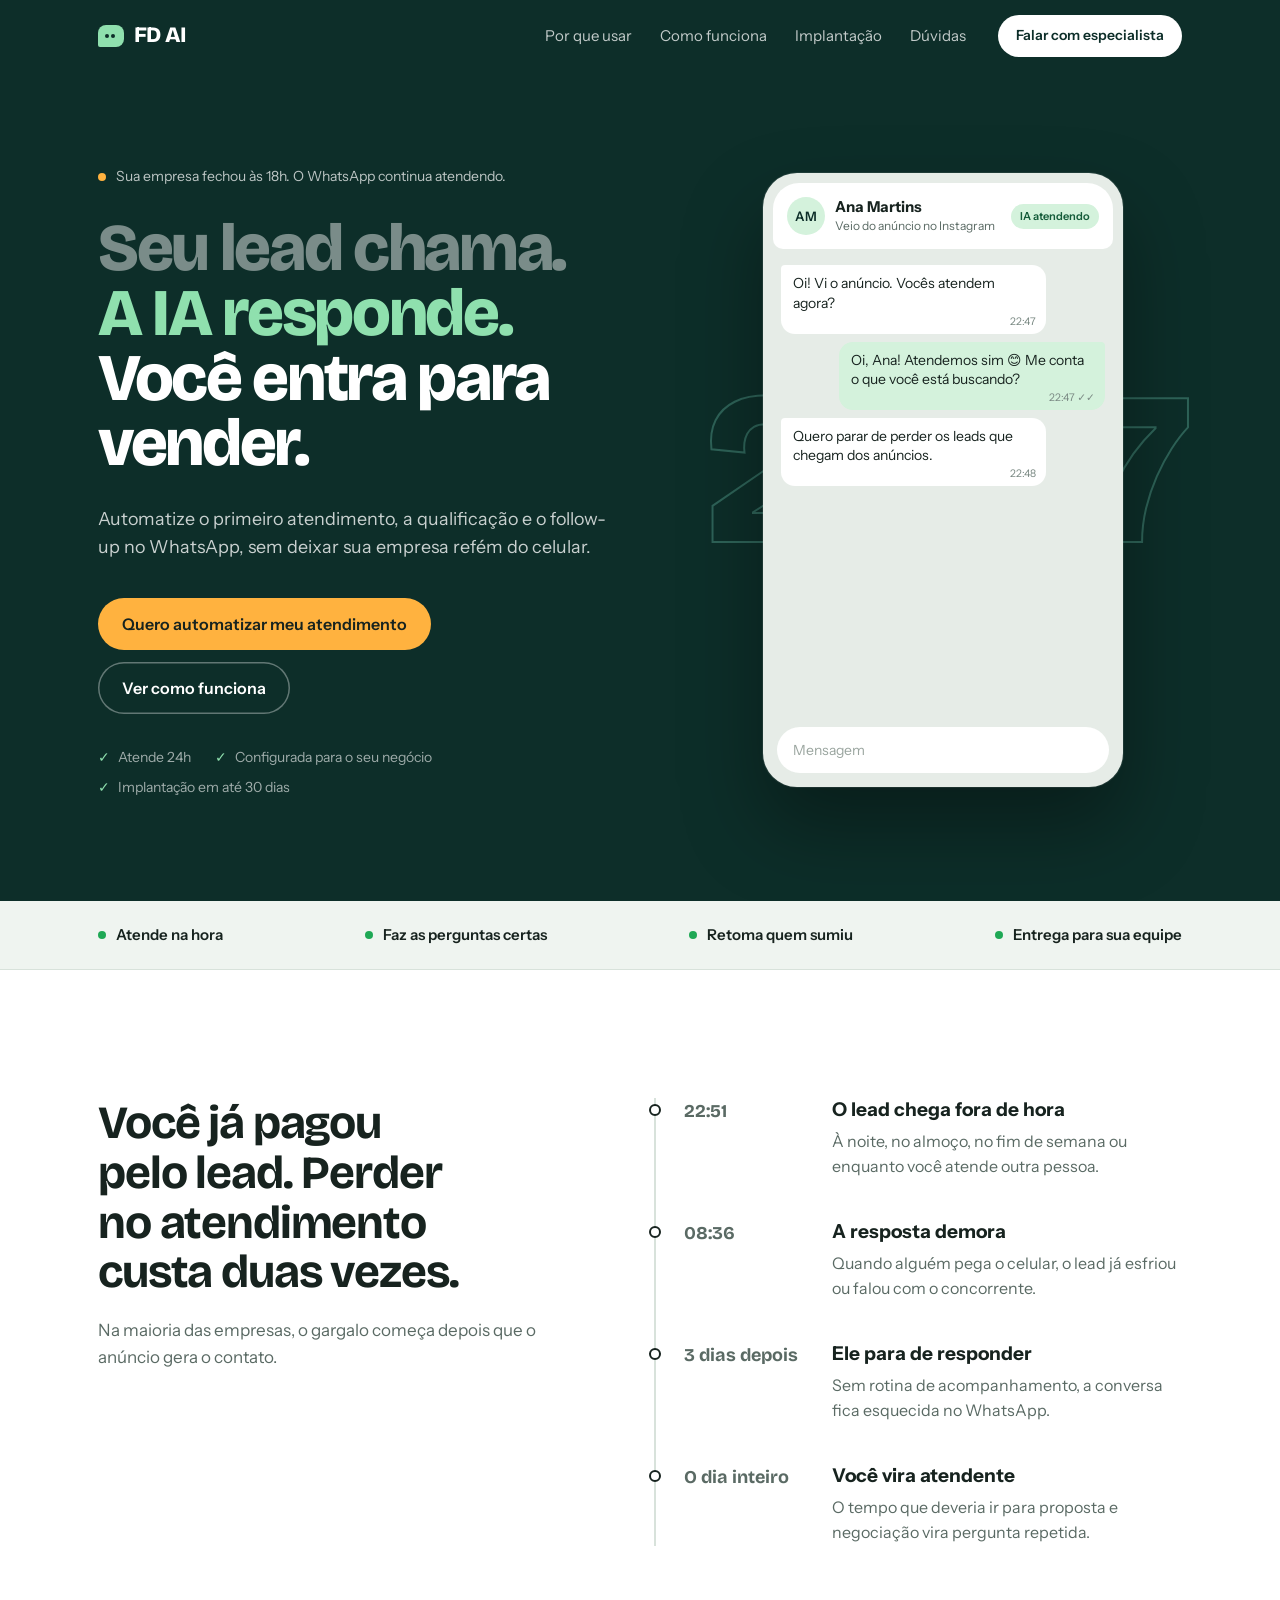
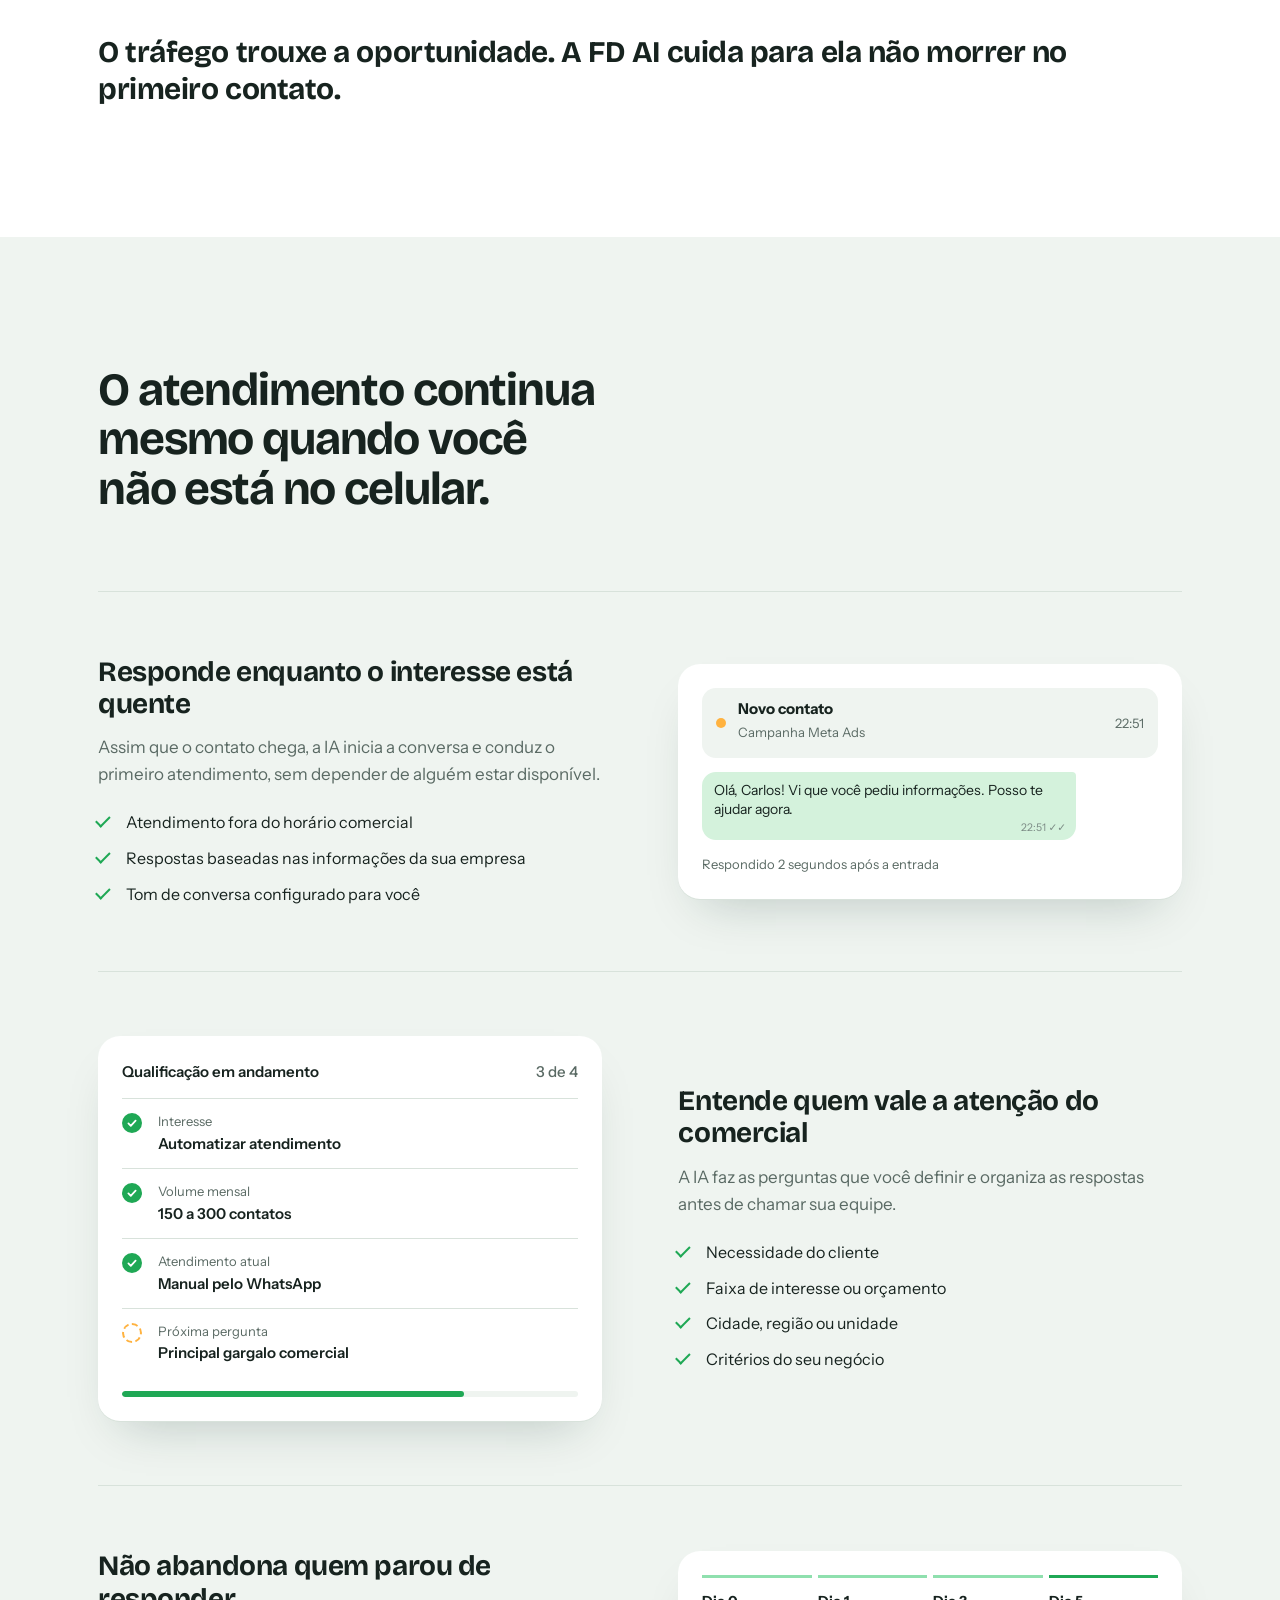
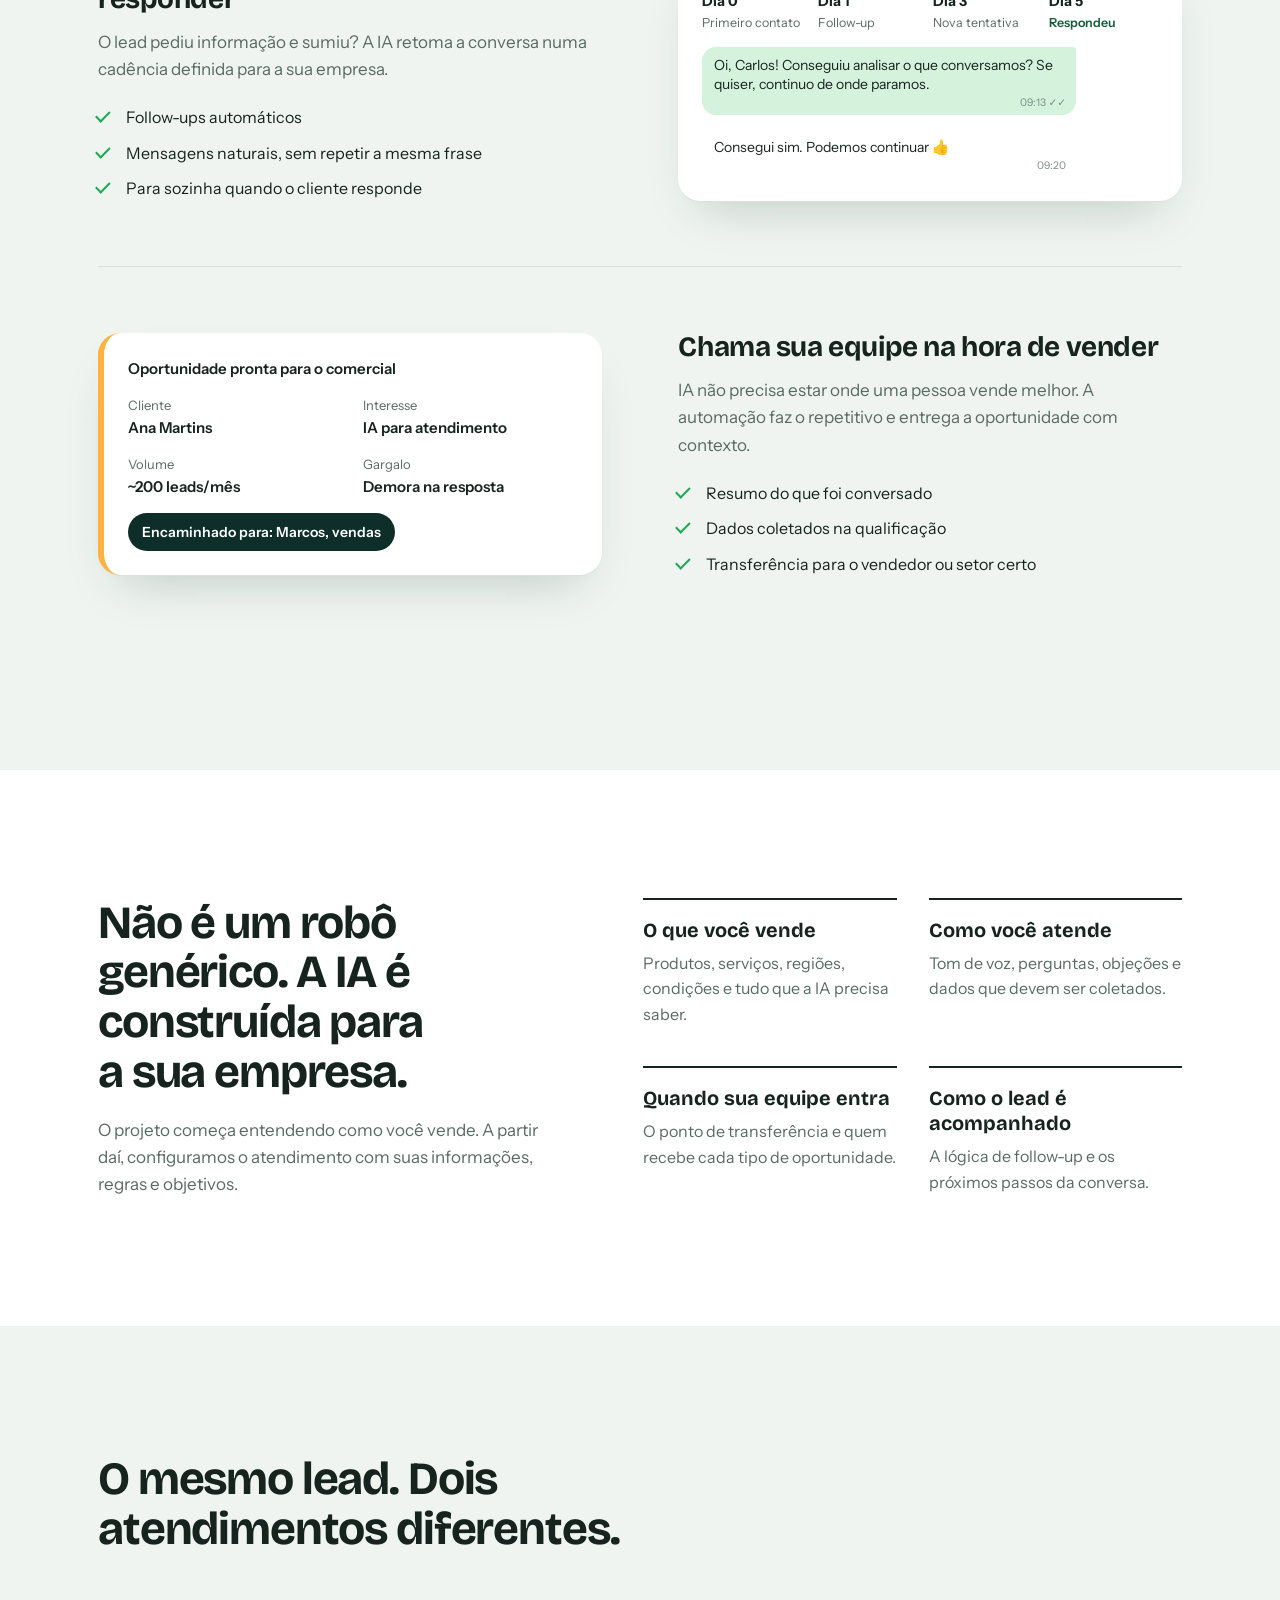
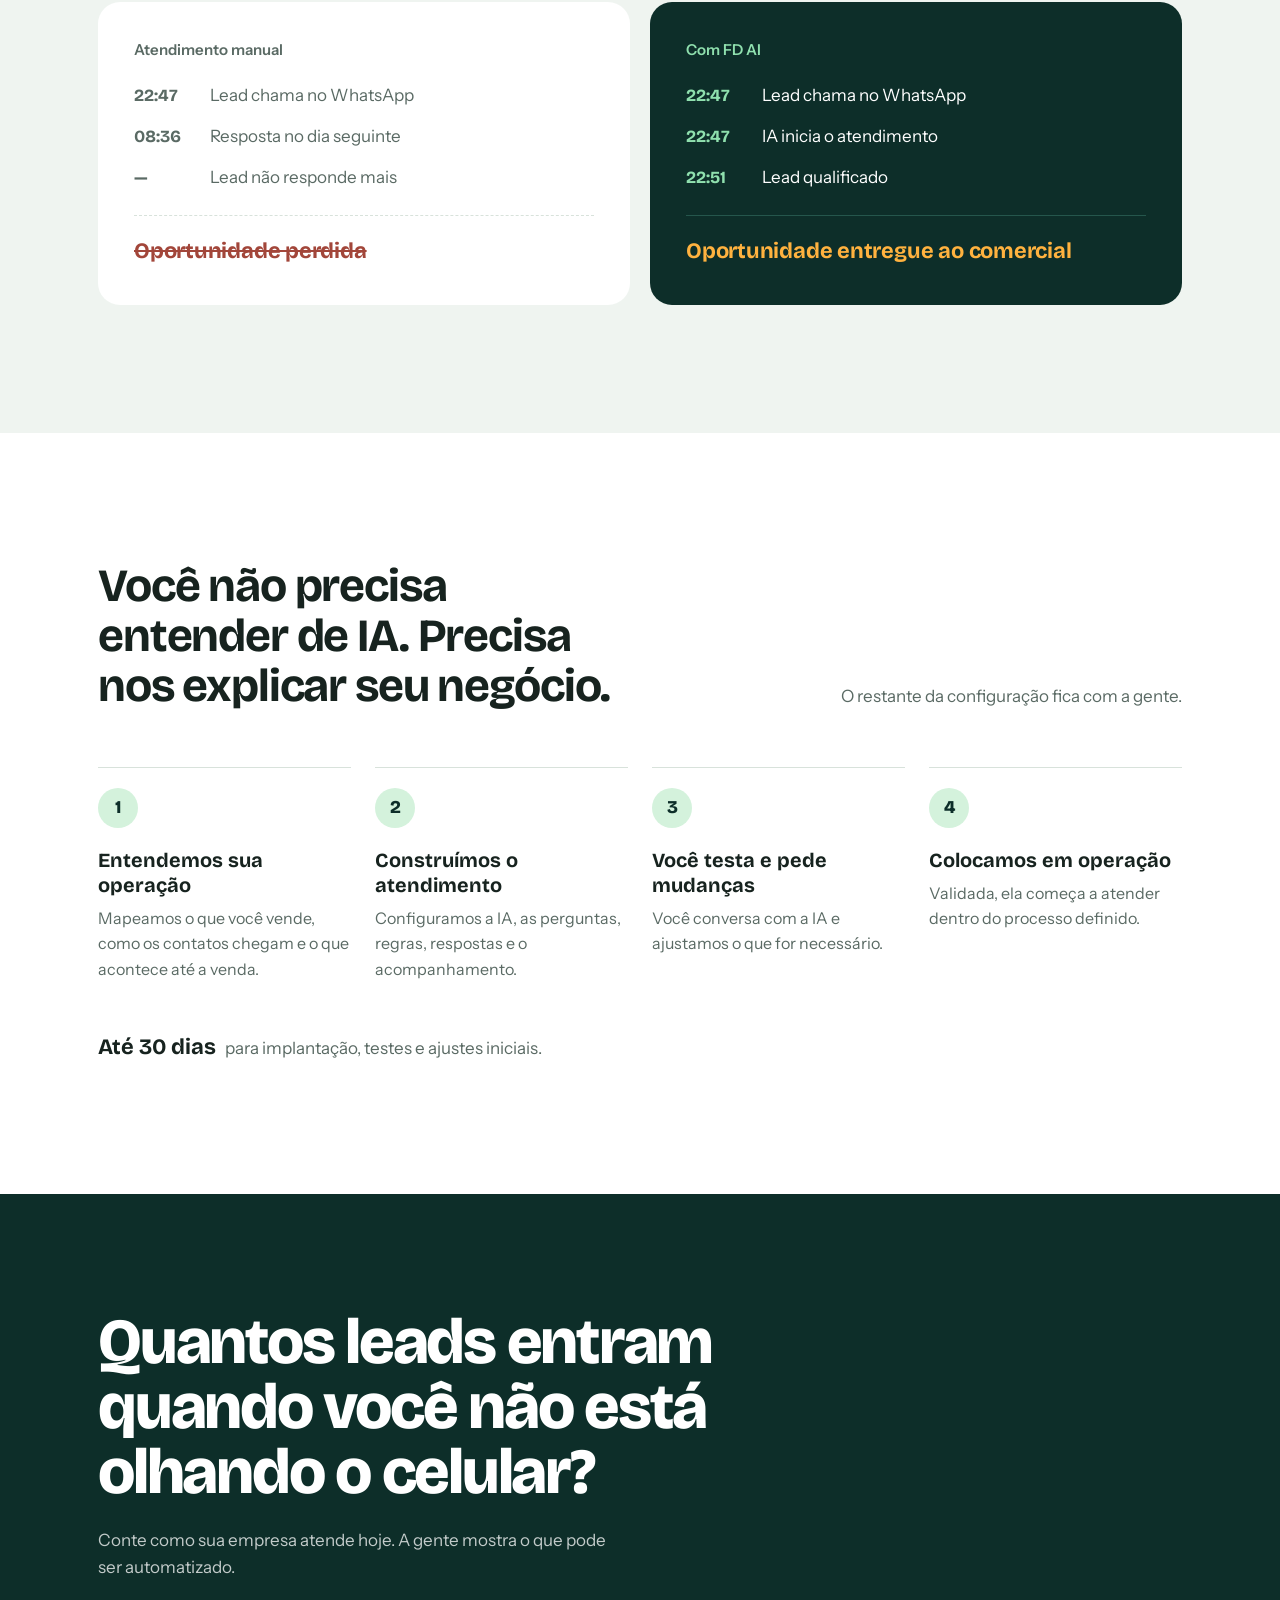
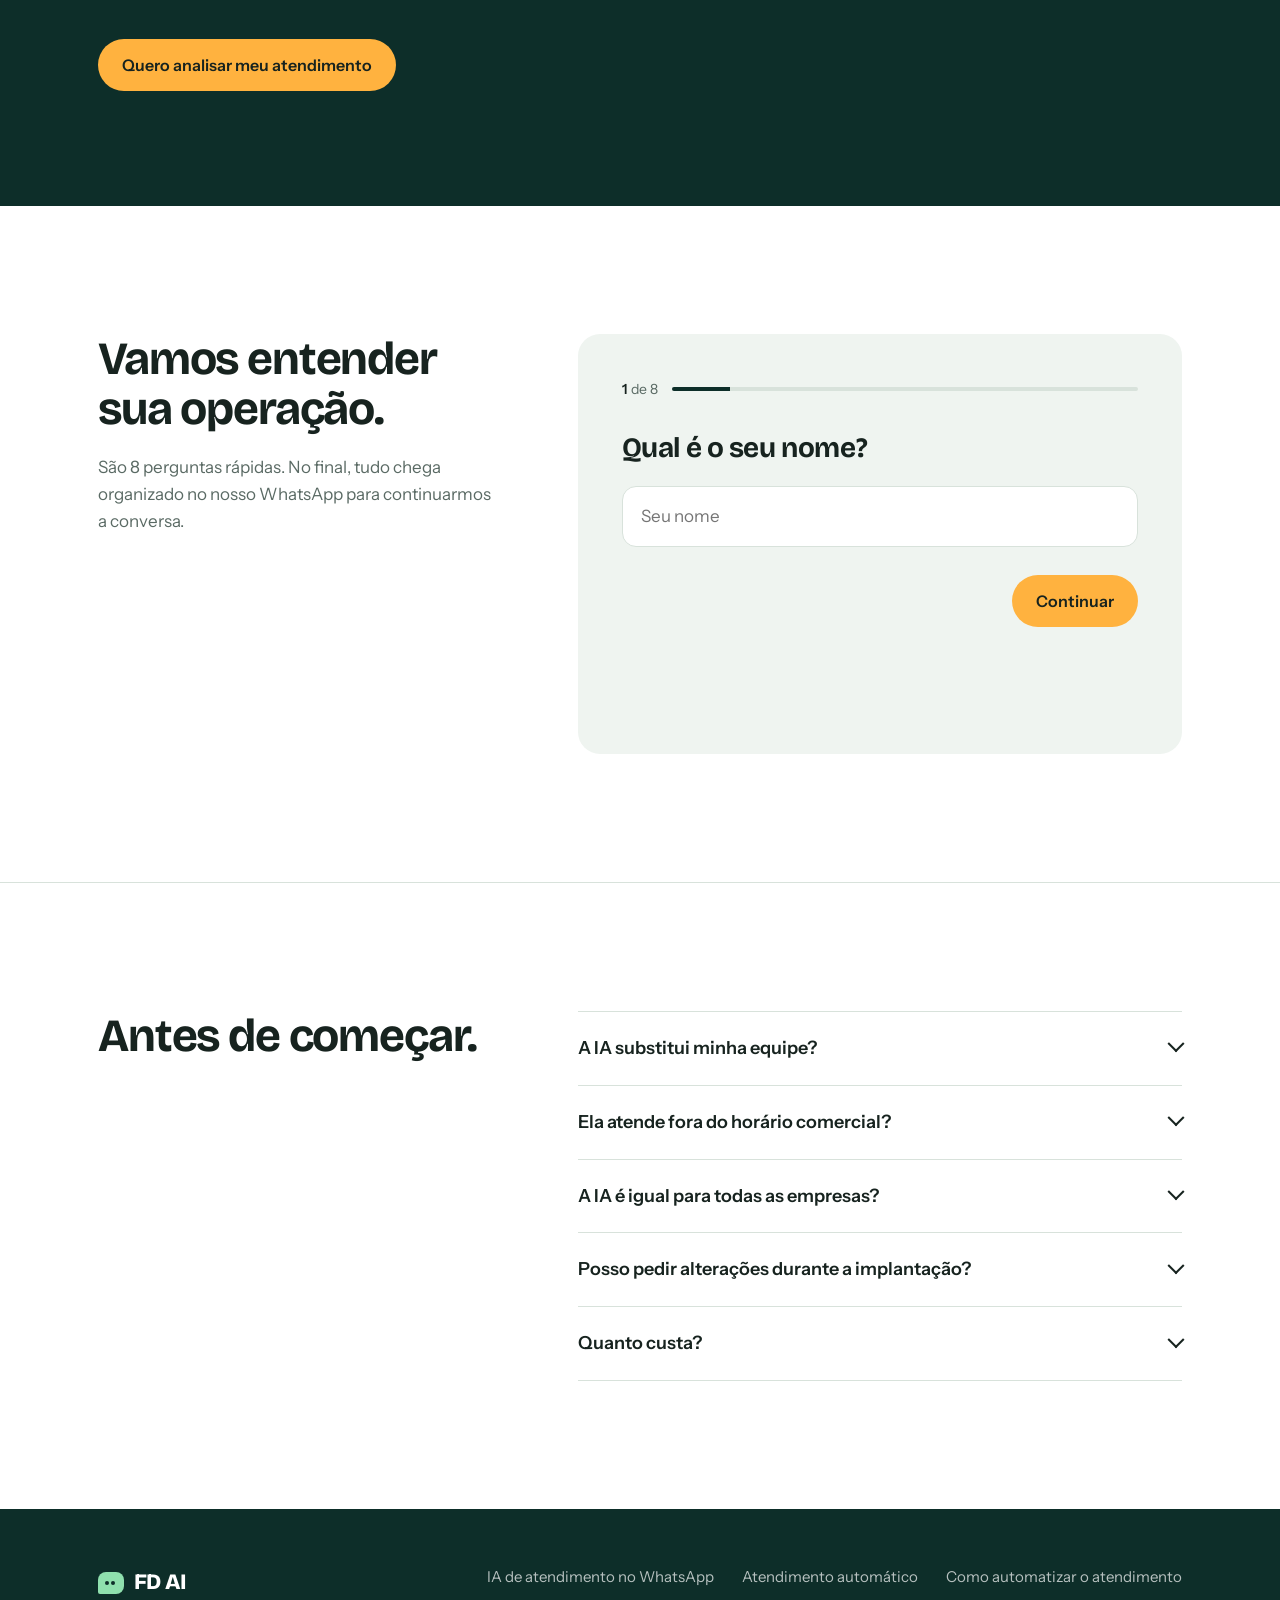
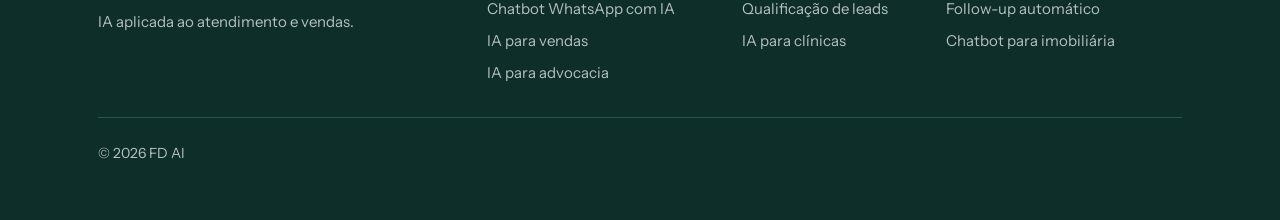
<file: index.html>
<!doctype html>
<html lang="pt-BR">
<head>
<meta charset="utf-8">
<meta name="viewport" content="width=device-width, initial-scale=1">
<title>FD AI | Atendimento com IA no WhatsApp para empresas</title>
<meta name="description" content="IA de atendimento no WhatsApp que responde na hora, qualifica, faz follow-up e entrega o lead pronto para sua equipe comercial. Implantação acompanhada em até 30 dias.">
<link rel="canonical" href="https://fdai.site/">
<meta name="robots" content="index, follow">
<meta property="og:type" content="website">
<meta property="og:locale" content="pt_BR">
<meta property="og:site_name" content="FD AI">
<meta property="og:title" content="FD AI | Atendimento com IA no WhatsApp">
<meta property="og:description" content="Seu lead chama. A IA responde. Você entra para vender.">
<meta property="og:url" content="https://fdai.site/">
<meta name="theme-color" content="#0E3B34">
<link rel="preconnect" href="https://fonts.googleapis.com">
<link rel="preconnect" href="https://fonts.gstatic.com" crossorigin>
<link href="https://fonts.googleapis.com/css2?family=Bricolage+Grotesque:opsz,wght@12..96,500;12..96,700;12..96,800&family=Instrument+Sans:wght@400;500;600&display=swap" rel="stylesheet">
<style>
/* =========================================================
   FD AI — style.css
   Conceito: o hero é "noite" (22:47, a empresa fechada e a IA
   atendendo). O resto da página é "dia": claro e calmo.
   ========================================================= */

:root {
  --night: #0D2E29;
  --night-2: #144038;
  --night-line: #25564C;
  --ink: #17231F;
  --muted: #5A6A64;
  --paper: #FFFFFF;
  --mist: #EFF4F0;
  --line: #D8E2DB;
  --mint: #D4F2DC;
  --mint-strong: #8FE0AE;
  --amber: #FFB23F;
  --amber-dark: #E89A22;
  --whats: #1FA855;
  --text: #17231F;

  --display: "Bricolage Grotesque", "Arial Narrow", system-ui, sans-serif;
  --body: "Instrument Sans", system-ui, -apple-system, "Segoe UI", sans-serif;

  --wrap: 1180px;
  --gutter: clamp(20px, 5vw, 48px);
  --r-sm: 8px;
  --r-md: 14px;
  --r-lg: 22px;
}

*, *::before, *::after { box-sizing: border-box; }
html { scroll-behavior: smooth; scroll-padding-top: 84px; -webkit-text-size-adjust: 100%; }
body {
  margin: 0;
  font-family: var(--body);
  font-size: 17px;
  line-height: 1.6;
  color: var(--ink);
  background: var(--paper);
  -webkit-font-smoothing: antialiased;
}
img, svg { max-width: 100%; display: block; }
a { color: inherit; }
h1, h2, h3, p, ol, ul, dl, dd, figure { margin: 0; }
ol, ul { padding: 0; list-style: none; }
button, input, textarea { font: inherit; color: inherit; }
:focus-visible { outline: 3px solid var(--amber); outline-offset: 3px; border-radius: 4px; }

.wrap { width: 100%; max-width: var(--wrap); margin-inline: auto; padding-inline: var(--gutter); }
.sr-only { position: absolute; width: 1px; height: 1px; overflow: hidden; clip: rect(0 0 0 0); white-space: nowrap; }
.skip { position: absolute; left: 12px; top: -60px; background: var(--amber); color: var(--ink); padding: 10px 14px; border-radius: var(--r-sm); z-index: 100; font-weight: 600; }
.skip:focus { top: 12px; }

/* ---------- Tipografia base ---------- */
.h2 {
  font-family: var(--display);
  font-weight: 700;
  font-size: clamp(30px, 3.6vw, 48px);
  line-height: 1.08;
  letter-spacing: -0.025em;
  max-width: 20ch;
  text-wrap: balance;
}
.h3 {
  font-family: var(--display);
  font-weight: 700;
  font-size: clamp(22px, 2.2vw, 28px);
  line-height: 1.15;
  letter-spacing: -0.015em;
}
.muted { color: var(--muted); max-width: 52ch; }
.section { padding-block: clamp(72px, 10vw, 128px); }

/* ---------- Botões ---------- */
.btn {
  display: inline-flex; align-items: center; justify-content: center;
  min-height: 52px; padding: 12px 24px; text-align: center; line-height: 1.25;
  border: 0; border-radius: 999px;
  font-weight: 600; font-size: 16px; text-decoration: none; cursor: pointer;
  transition: background-color .15s, transform .15s;
  background: var(--amber); color: var(--ink);
}
.btn:hover { background: var(--amber-dark); }
.btn:active { transform: translateY(1px); }
.btn--sm { min-height: 42px; padding: 0 18px; font-size: 14px; }
.btn--primary { background: var(--amber); color: var(--ink); }
.btn--primary:hover { background: var(--amber-dark); }
.btn--dark { background: var(--night); color: #fff; }
.btn--dark:hover { background: var(--night-2); }
.btn--line { background: transparent; color: #fff; box-shadow: inset 0 0 0 1.5px rgba(255,255,255,.35); }
.btn--line:hover { box-shadow: inset 0 0 0 1.5px #fff; }
.btn--whats { background: var(--whats); color: #fff; }
.btn--whats:hover { background: #178F47; }

/* ---------- Header ---------- */
.site-header {
  position: sticky; top: 0; z-index: 50;
  background: var(--night);
  color: #fff;
  transition: box-shadow .2s;
}
.site-header.is-scrolled { box-shadow: 0 1px 0 var(--night-line); }
.site-header__inner { display: flex; align-items: center; gap: 32px; height: 72px; }
.logo {
  display: inline-flex; align-items: center; gap: 10px;
  font-family: var(--display); font-weight: 800; font-size: 22px; letter-spacing: -0.03em;
  text-decoration: none;
}
.logo__mark {
  width: 26px; height: 22px; position: relative;
  background: var(--mint-strong); border-radius: 8px 8px 8px 2px;
}
.logo__mark::after {
  content: ""; position: absolute; left: 7px; top: 9px;
  width: 4px; height: 4px; border-radius: 50%; background: var(--night);
  box-shadow: 6px 0 0 var(--night);
}
.site-nav { display: flex; gap: 28px; margin-left: auto; }
.site-nav a { text-decoration: none; font-size: 15px; color: rgba(255,255,255,.75); }
.site-nav a:hover { color: #fff; }
.site-header .btn--dark { background: #fff; color: var(--night); }
.site-header .btn--dark:hover { background: var(--mint); }

/* ---------- Hero (noite) ---------- */
.hero {
  background: var(--night);
  color: #fff;
  padding-block: clamp(48px, 7vw, 96px) clamp(64px, 8vw, 112px);
  overflow: hidden;
}
.hero__grid { display: grid; grid-template-columns: 1.05fr .95fr; gap: clamp(40px, 6vw, 80px); align-items: center; }
.live {
  display: inline-flex; align-items: center; gap: 10px;
  font-size: 14px; color: rgba(255,255,255,.72);
  margin-bottom: 28px;
}
.live__dot { width: 8px; height: 8px; border-radius: 50%; background: var(--amber); box-shadow: 0 0 0 0 rgba(255,178,63,.6); animation: pulse 2s infinite; flex: none; }
@keyframes pulse { 70% { box-shadow: 0 0 0 10px rgba(255,178,63,0); } 100% { box-shadow: 0 0 0 0 rgba(255,178,63,0); } }

.hero__title {
  font-family: var(--display);
  font-weight: 800;
  font-size: clamp(40px, 5.2vw, 72px);
  line-height: .98;
  letter-spacing: -0.035em;
}
.hero__title span { display: block; }
.hero__title span:nth-child(1) { color: rgba(255,255,255,.45); }
.hero__title span:nth-child(2) { color: var(--mint-strong); }
.hero__lead { margin-top: 28px; font-size: clamp(17px, 1.4vw, 19px); color: rgba(255,255,255,.78); max-width: 46ch; }
.hero__actions { display: flex; flex-wrap: wrap; gap: 12px; margin-top: 36px; }
.hero__facts { display: flex; flex-wrap: wrap; gap: 8px 24px; margin-top: 32px; font-size: 14px; color: rgba(255,255,255,.6); }
.hero__facts li { position: relative; padding-left: 20px; }
.hero__facts li::before { content: "✓"; position: absolute; left: 0; color: var(--mint-strong); }

.hero__stage { position: relative; display: grid; place-items: center; min-height: 560px; }
.clock {
  position: absolute; inset: 50% auto auto 50%; transform: translate(-50%, -54%);
  font-family: var(--display); font-weight: 800;
  font-size: clamp(120px, 17vw, 240px); letter-spacing: -0.05em; line-height: 1;
  color: transparent; -webkit-text-stroke: 2px #2E6358;
  user-select: none; pointer-events: none; white-space: nowrap;
}
.phone {
  position: relative; width: min(100%, 360px);
  background: #E6ECE7;
  border-radius: 34px; padding: 10px;
  box-shadow: 0 0 0 1px rgba(255,255,255,.08), 0 40px 80px rgba(0,0,0,.35);
}
.phone__top {
  display: flex; align-items: center; gap: 10px;
  background: #fff; color: var(--ink);
  padding: 14px 14px; border-radius: 26px 26px 10px 10px;
}
.phone__top strong { display: block; font-size: 15px; line-height: 1.2; }
.phone__top small { display: block; font-size: 12px; color: var(--muted); }
.avatar {
  width: 38px; height: 38px; flex: none; border-radius: 50%;
  display: grid; place-items: center;
  background: var(--mint); color: var(--night); font-weight: 600; font-size: 13px;
}
.tag { margin-left: auto; font-size: 11px; font-weight: 600; padding: 4px 9px; border-radius: 999px; white-space: nowrap; }
.tag--on { background: var(--mint); color: #155C3A; }

.chat { display: flex; flex-direction: column; gap: 8px; padding: 16px 8px 12px; min-height: 380px; }
.bubble {
  position: relative; max-width: 82%;
  padding: 9px 12px 20px; border-radius: 14px;
  font-size: 14px; line-height: 1.4; color: var(--ink);
  background: #fff;
  min-width: 92px;
}
.bubble time { position: absolute; right: 10px; bottom: 4px; font-size: 10.5px; color: #7B8A84; }
.bubble--in { align-self: flex-start; border-top-left-radius: 4px; }
.bubble--out { align-self: flex-end; background: var(--mint); border-top-right-radius: 4px; }
.chat .bubble { opacity: 0; transform: translateY(6px); transition: opacity .35s, transform .35s; }
.chat .bubble.is-in { opacity: 1; transform: none; }
.phone__compose {
  margin: 0 4px 4px; padding: 12px 16px; border-radius: 999px;
  background: #fff; color: #9AA59F; font-size: 14px;
}
.handoff {
  position: absolute; left: -24px; bottom: -18px;
  display: flex; align-items: center; gap: 12px;
  background: #fff; color: var(--ink);
  padding: 14px 18px 14px 14px; border-radius: var(--r-md);
  box-shadow: 0 20px 40px rgba(0,0,0,.3);
  opacity: 0; transform: translateY(10px) scale(.97);
  transition: opacity .4s, transform .4s;
}
.handoff.is-in { opacity: 1; transform: none; }
.handoff strong { display: block; font-size: 15px; line-height: 1.2; }
.handoff small { font-size: 13px; color: var(--muted); }
.handoff__check {
  width: 34px; height: 34px; border-radius: 50%; flex: none;
  display: grid; place-items: center;
  background: var(--amber); font-weight: 700;
}

/* ---------- Faixa ---------- */
.band { background: var(--mist); border-bottom: 1px solid var(--line); }
.band__list { display: flex; justify-content: space-between; flex-wrap: wrap; gap: 12px 32px; padding-block: 22px; font-weight: 600; font-size: 15px; }
.band__list li { display: flex; align-items: center; gap: 10px; }
.band__list li::before { content: ""; width: 8px; height: 8px; border-radius: 50%; background: var(--whats); }

/* ---------- Problema ---------- */
.problem__grid { display: grid; grid-template-columns: 1fr 1.1fr; gap: clamp(40px, 6vw, 96px); align-items: start; }
.problem__head { position: sticky; top: 120px; }
.problem__head .muted { margin-top: 20px; }
.timeline { border-left: 2px solid var(--line); }
.timeline li { position: relative; display: grid; grid-template-columns: 128px 1fr; gap: 20px; padding: 0 0 40px 28px; }
.timeline li:last-child { padding-bottom: 0; }
.timeline li::before {
  content: ""; position: absolute; left: -7px; top: 6px;
  width: 12px; height: 12px; border-radius: 50%;
  background: var(--paper); border: 2px solid var(--ink);
}
.timeline time { font-family: var(--display); font-weight: 700; font-size: 18px; color: var(--muted); line-height: 1.5; }
.timeline h3 { font-size: 19px; line-height: 1.3; margin-bottom: 6px; }
.timeline p { color: var(--muted); font-size: 16px; }
.problem__close {
  margin-top: clamp(56px, 7vw, 88px);
  font-family: var(--display); font-weight: 700;
  font-size: clamp(22px, 2.4vw, 30px); line-height: 1.25; letter-spacing: -0.015em;
}
.problem__close.wrap { max-width: var(--wrap); }

/* ---------- Como funciona ---------- */
.how { background: var(--mist); }
.how__head { margin-bottom: clamp(48px, 6vw, 80px); }
.feature {
  display: grid; grid-template-columns: 1fr 1fr; gap: clamp(32px, 6vw, 88px); align-items: center;
  padding-block: clamp(40px, 5vw, 64px);
  border-top: 1px solid var(--line);
}
.feature:nth-of-type(even) .feature__text { order: 2; }
.feature__text p { margin-top: 14px; color: var(--muted); max-width: 46ch; }
.ticks { margin-top: 22px; display: grid; gap: 10px; font-size: 16px; }
.ticks li { position: relative; padding-left: 28px; }
.ticks li::before {
  content: ""; position: absolute; left: 0; top: .5em;
  width: 14px; height: 8px; border-left: 2px solid var(--whats); border-bottom: 2px solid var(--whats);
  transform: rotate(-45deg) translateY(-3px);
}

.card {
  background: var(--paper); border-radius: var(--r-lg);
  padding: 24px; display: grid; gap: 14px;
  box-shadow: 0 1px 0 var(--line), 0 24px 48px -24px rgba(13,46,41,.25);
}
.card__title { display: flex; justify-content: space-between; gap: 12px; font-weight: 600; font-size: 15px; }
.card__title span { color: var(--muted); font-weight: 500; }
.card__foot { font-size: 13px; color: var(--muted); }
.bubble--static { font-size: 14px; }

.notif { display: flex; align-items: center; gap: 12px; padding: 12px 14px; background: var(--mist); border-radius: var(--r-md); }
.notif strong { display: block; font-size: 15px; line-height: 1.2; }
.notif small { font-size: 13px; color: var(--muted); }
.notif time { margin-left: auto; font-size: 13px; color: var(--muted); }
.notif__dot { width: 10px; height: 10px; border-radius: 50%; background: var(--amber); flex: none; }

.qual { display: grid; }
.qual__row { display: grid; grid-template-columns: 24px 1fr; column-gap: 12px; padding: 12px 0; border-top: 1px solid var(--line); }
.qual__row::before {
  grid-row: span 2; content: ""; width: 20px; height: 20px; border-radius: 50%; margin-top: 2px;
  border: 2px solid var(--line);
}
.qual__row.is-done::before { background: var(--whats) url("data:image/svg+xml,%3Csvg xmlns='http://www.w3.org/2000/svg' viewBox='0 0 20 20'%3E%3Cpath d='M5.5 10.5l3 3 6-6.5' fill='none' stroke='white' stroke-width='2.2' stroke-linecap='round' stroke-linejoin='round'/%3E%3C/svg%3E") center/100% no-repeat; border-color: var(--whats); }
.qual__row.is-next::before { border-color: var(--amber); border-style: dashed; }
.qual dt { font-size: 13px; color: var(--muted); }
.qual dd { font-weight: 600; font-size: 15px; }
.meter { height: 6px; border-radius: 99px; background: var(--mist); overflow: hidden; }
.meter span { display: block; height: 100%; background: var(--whats); border-radius: inherit; }

.cadence { display: grid; grid-template-columns: repeat(4, 1fr); gap: 6px; }
.cadence li { font-size: 12.5px; color: var(--muted); padding-top: 12px; border-top: 3px solid var(--line); }
.cadence b { display: block; font-size: 14px; color: var(--ink); }
.cadence .is-done { border-top-color: var(--mint-strong); }
.cadence .is-win { border-top-color: var(--whats); color: #155C3A; font-weight: 600; }

.card--ticket { border-left: 6px solid var(--amber); }
.ticket { display: grid; grid-template-columns: 1fr 1fr; gap: 14px 20px; }
.ticket dt { font-size: 13px; color: var(--muted); }
.ticket dd { font-weight: 600; font-size: 15px; }
.ticket__to {
  justify-self: start; font-size: 14px; font-weight: 600;
  background: var(--night); color: #fff; padding: 8px 14px; border-radius: 999px;
}

/* ---------- Personalização ---------- */
.custom__grid { display: grid; grid-template-columns: 1fr 1.15fr; gap: clamp(40px, 6vw, 96px); }
.custom__grid .muted { margin-top: 20px; }
.custom__list { display: grid; grid-template-columns: 1fr 1fr; gap: 36px 32px; }
.custom__list div { padding-top: 18px; border-top: 2px solid var(--ink); }
.custom__list dt { font-family: var(--display); font-weight: 700; font-size: 20px; line-height: 1.25; margin-bottom: 8px; }
.custom__list dd { color: var(--muted); font-size: 16px; }

/* ---------- Comparativo ---------- */
.compare { background: var(--mist); }
.compare__title { margin-bottom: 48px; }
.compare__grid { display: grid; grid-template-columns: 1fr 1fr; gap: 20px; }
.lane { border-radius: var(--r-lg); padding: clamp(24px, 3vw, 36px); }
.lane h3 { font-size: 15px; font-weight: 600; margin-bottom: 20px; }
.lane ol { display: grid; gap: 14px; }
.lane li { display: grid; grid-template-columns: 64px 1fr; gap: 12px; font-size: 17px; }
.lane time { font-family: var(--display); font-weight: 700; }
.lane__end { margin-top: 24px; padding-top: 18px; font-family: var(--display); font-weight: 700; font-size: 22px; letter-spacing: -0.01em; }
.lane--manual { background: var(--paper); color: var(--muted); }
.lane--manual h3 { color: var(--muted); }
.lane--manual .lane__end { border-top: 1px dashed var(--line); color: #A2463A; text-decoration: line-through; text-decoration-thickness: 2px; }
.lane--ai { background: var(--night); color: #fff; }
.lane--ai h3 { color: var(--mint-strong); }
.lane--ai time { color: var(--mint-strong); }
.lane--ai .lane__end { border-top: 1px solid var(--night-line); color: var(--amber); }

/* ---------- Implantação ---------- */
.implant__head { display: flex; justify-content: space-between; align-items: end; gap: 32px; flex-wrap: wrap; margin-bottom: 56px; }
.steps { display: grid; grid-template-columns: repeat(4, 1fr); gap: 24px; counter-reset: step; }
.steps li { counter-increment: step; padding-top: 20px; border-top: 1px solid var(--line); }
.steps li::before {
  content: counter(step);
  display: grid; place-items: center; width: 40px; height: 40px; margin-bottom: 20px;
  border-radius: 50%; background: var(--mint); color: var(--night);
  font-family: var(--display); font-weight: 800; font-size: 18px;
}
.steps h3 { font-family: var(--display); font-size: 20px; line-height: 1.25; margin-bottom: 8px; }
.steps p { color: var(--muted); font-size: 16px; }
.implant__time { margin-top: 48px; font-size: 17px; color: var(--muted); }
.implant__time strong { color: var(--ink); font-family: var(--display); font-size: 22px; margin-right: 6px; }

/* ---------- CTA ---------- */
.cta { background: var(--night); color: #fff; padding-block: clamp(72px, 9vw, 120px); }
.cta__inner { display: grid; justify-items: start; gap: 22px; }
.cta__title {
  font-family: var(--display); font-weight: 800;
  font-size: clamp(34px, 5vw, 64px); line-height: 1.02; letter-spacing: -0.035em;
  max-width: 17ch; text-wrap: balance;
}
.cta p { color: rgba(255,255,255,.75); max-width: 48ch; }
.cta .btn { margin-top: 8px; }

/* ---------- Diagnóstico ---------- */
.diag__grid { display: grid; grid-template-columns: .8fr 1.2fr; gap: clamp(40px, 6vw, 96px); align-items: start; }
.diag__side .muted { margin-top: 20px; }
.quiz {
  background: var(--mist); border-radius: var(--r-lg);
  padding: clamp(24px, 4vw, 44px); min-height: 420px;
}
.quiz__progress { display: flex; align-items: center; gap: 14px; font-size: 14px; color: var(--muted); margin-bottom: 32px; white-space: nowrap; }
.quiz__progress #stepNum { font-weight: 600; color: var(--ink); margin-right: -10px; }
.quiz__bar { flex: 1; height: 4px; background: var(--line); border-radius: 99px; overflow: hidden; }
.quiz__bar span { display: block; height: 100%; width: 12.5%; background: var(--night); transition: width .3s; }
.step { display: none; border: 0; padding: 0; margin: 0; min-width: 0; }
.step.is-active { display: block; }
.step legend {
  padding: 0; margin-bottom: 20px;
  font-family: var(--display); font-weight: 700; font-size: clamp(22px, 2.4vw, 28px); line-height: 1.2; letter-spacing: -0.015em;
}
.step__hint { margin: -8px 0 18px; font-size: 15px; color: var(--muted); }
.quiz input, .quiz textarea {
  width: 100%; padding: 16px 18px;
  border: 1.5px solid var(--line); border-radius: var(--r-md); background: var(--paper);
  font-size: 17px; resize: vertical;
}
.quiz input:focus, .quiz textarea:focus { outline: none; border-color: var(--night); }
.quiz .is-error { border-color: #C24B3A; }
.options { display: flex; flex-wrap: wrap; gap: 10px; }
.options button {
  padding: 12px 16px; border-radius: 999px; cursor: pointer;
  border: 1.5px solid var(--line); background: var(--paper);
  font-size: 15px; font-weight: 500; text-align: left;
}
.options button:hover { border-color: var(--night); }
.options button.is-selected, .options button[aria-pressed="true"] { background: var(--night); border-color: var(--night); color: #fff; }
.step__nav { display: flex; align-items: center; justify-content: space-between; gap: 16px; margin-top: 28px; }
.step__nav .next { margin-left: auto; }
.back { background: none; border: 0; padding: 8px 0; cursor: pointer; color: var(--muted); font-size: 15px; text-decoration: underline; text-underline-offset: 3px; }
.back:hover { color: var(--ink); }
.step--done p { color: var(--muted); margin-bottom: 28px; }

/* ---------- FAQ ---------- */
.faq { border-top: 1px solid var(--line); }
.faq__grid { display: grid; grid-template-columns: .8fr 1.2fr; gap: clamp(40px, 6vw, 96px); }
.faq__list details { border-bottom: 1px solid var(--line); }
.faq__list details:first-child { border-top: 1px solid var(--line); }
.faq__list summary {
  list-style: none; cursor: pointer;
  display: flex; justify-content: space-between; align-items: center; gap: 20px;
  padding: 22px 0; font-weight: 600; font-size: 18px;
}
.faq__list summary::-webkit-details-marker { display: none; }
.faq__list summary::after {
  content: ""; width: 12px; height: 12px; flex: none;
  border-right: 2px solid var(--ink); border-bottom: 2px solid var(--ink);
  transform: rotate(45deg) translate(-3px, -3px); transition: transform .2s;
}
.faq__list details[open] summary::after { transform: rotate(-135deg) translate(-3px, -3px); }
.faq__list details p { padding: 0 40px 24px 0; color: var(--muted); max-width: 60ch; }

/* ---------- Footer ---------- */
.site-footer { background: var(--night); color: rgba(255,255,255,.7); padding-block: 56px; font-size: 15px; }
.site-footer__inner { display: grid; grid-template-columns: 1fr auto; gap: 32px 48px; }
.logo--light { color: #fff; margin-bottom: 10px; }
.site-footer__links { display: grid; grid-template-columns: repeat(3, auto); gap: 8px 28px; }
.site-footer__links a { text-decoration: none; }
.site-footer__links a:hover { color: #fff; text-decoration: underline; }
.site-footer__copy { grid-column: 1 / -1; padding-top: 24px; border-top: 1px solid var(--night-line); font-size: 14px; }

/* ---------- Popup de saída ---------- */
.exit { position: fixed; inset: 0; z-index: 90; display: grid; place-items: center; padding: 20px; background: rgba(8,24,21,.6); }
.exit[hidden] { display: none; }
.exit__box { position: relative; width: min(100%, 520px); background: var(--paper); border-radius: var(--r-lg); padding: clamp(28px, 4vw, 40px); }
.exit__box h2 { font-family: var(--display); font-weight: 700; font-size: 26px; line-height: 1.15; letter-spacing: -0.02em; padding-right: 32px; }
.exit__box p { margin: 12px 0 20px; color: var(--muted); }
.exit__box input { width: 100%; padding: 15px 18px; border: 1.5px solid var(--line); border-radius: var(--r-md); font-size: 16px; }
.exit__box input:focus { outline: none; border-color: var(--night); }
.exit__actions { display: flex; align-items: center; gap: 20px; margin-top: 18px; flex-wrap: wrap; }
.exit__close { position: absolute; top: 14px; right: 14px; width: 36px; height: 36px; border: 0; border-radius: 50%; background: var(--mist); font-size: 22px; line-height: 1; cursor: pointer; }

/* =========================================================
   PÁGINAS DE SEO (artigos): nav, breadcrumb, hero + hero-card,
   article, notice, faq com details, footer, 404
   ========================================================= */
.nav { display: flex; align-items: center; justify-content: space-between; gap: 24px; min-height: 76px; border-bottom: 1px solid var(--line); }
.brand {
  display: inline-flex; align-items: center; gap: 10px; text-decoration: none;
  font-family: var(--display); font-weight: 800; font-size: 22px; letter-spacing: -0.03em; color: var(--ink);
}
.brand::before { content: ""; width: 26px; height: 22px; border-radius: 8px 8px 8px 2px; background: var(--night); }
.navlinks { display: flex; align-items: center; gap: 26px; }
.navlinks a:not(.btn) { text-decoration: none; font-size: 15px; color: var(--muted); }
.navlinks a:not(.btn):hover { color: var(--ink); }
.navlinks .btn { min-height: 42px; padding: 8px 18px; font-size: 14px; }

.breadcrumb { padding-top: 28px; font-size: 14px; color: var(--muted); }
.breadcrumb a { color: var(--muted); }
.breadcrumb a:hover { color: var(--ink); }

.breadcrumb + .hero {
  display: grid; grid-template-columns: 1.2fr .8fr; gap: clamp(32px, 5vw, 72px); align-items: center;
  margin-top: 24px; padding: clamp(36px, 5vw, 64px);
  border-radius: var(--r-lg);
}
.breadcrumb + .hero h1 {
  font-family: var(--display); font-weight: 800;
  font-size: clamp(36px, 4.6vw, 60px); line-height: 1.02; letter-spacing: -0.035em;
  text-wrap: balance; margin-bottom: 18px;
}
.breadcrumb + .hero > div > p { color: rgba(255,255,255,.78); font-size: 18px; max-width: 44ch; margin-bottom: 28px; }
.eyebrow { font-size: 14px; color: var(--muted); margin-bottom: 14px; }
.breadcrumb + .hero .eyebrow { color: var(--mint-strong); }
.hero-card { background: var(--night-2); border-radius: var(--r-md); padding: 26px; box-shadow: inset 0 0 0 1px var(--night-line); }
.hero-card h3 { font-family: var(--display); font-size: 20px; line-height: 1.25; margin-bottom: 10px; color: #fff; }
.hero-card p { color: rgba(255,255,255,.75); font-size: 15px; }
.hero-card .small { margin-top: 16px; padding-top: 14px; border-top: 1px solid var(--night-line); font-size: 13px; color: var(--mint-strong); }

.section.tight { padding-block: clamp(48px, 6vw, 80px); }
.article { max-width: 720px; }
.article h2 {
  font-family: var(--display); font-weight: 700;
  font-size: clamp(26px, 2.8vw, 34px); line-height: 1.15; letter-spacing: -0.02em;
  margin: 48px 0 14px;
}
.article > h2:first-child, .article .eyebrow + h2 { margin-top: 0; }
.article p { color: #3E4D48; font-size: 18px; line-height: 1.7; margin-bottom: 16px; }
.article ul { margin: 0 0 16px; display: grid; gap: 10px; }
.article li { position: relative; padding-left: 28px; font-size: 18px; color: #3E4D48; }
.article li::before {
  content: ""; position: absolute; left: 0; top: .55em;
  width: 14px; height: 8px; border-left: 2px solid var(--whats); border-bottom: 2px solid var(--whats);
  transform: rotate(-45deg) translateY(-3px);
}
.article > .btn { margin-top: 24px; }
.notice { margin: 32px 0; padding: 22px 24px; background: var(--mint); border-radius: var(--r-md); border-left: 5px solid var(--whats); }
.notice p { margin: 0; color: var(--ink); }

.section.faq .article details { border-bottom: 1px solid var(--line); }
.section.faq .article details:first-of-type { border-top: 1px solid var(--line); margin-top: 24px; }
.article summary {
  list-style: none; cursor: pointer;
  display: flex; justify-content: space-between; align-items: center; gap: 20px;
  padding: 20px 0; font-weight: 600; font-size: 18px;
}
.article summary::-webkit-details-marker { display: none; }
.article summary::after {
  content: ""; width: 12px; height: 12px; flex: none;
  border-right: 2px solid var(--ink); border-bottom: 2px solid var(--ink);
  transform: rotate(45deg) translate(-3px, -3px); transition: transform .2s;
}
.article details[open] summary::after { transform: rotate(-135deg) translate(-3px, -3px); }
.article details p { font-size: 17px; padding-right: 40px; }

.footer { background: var(--night); color: rgba(255,255,255,.7); padding-block: 40px; font-size: 15px; }
.footergrid { display: flex; justify-content: space-between; gap: 16px 32px; flex-wrap: wrap; }
.footer a { color: #fff; }

.cta h1 { font-family: var(--display); font-weight: 800; font-size: clamp(36px, 5vw, 60px); line-height: 1.05; letter-spacing: -0.03em; margin-bottom: 14px; }
.cta > .wrap > p { margin-bottom: 28px; }

.related { margin: 32px 0; padding: 20px 24px; background: var(--mist); border-radius: var(--r-md); }
.related p { margin-bottom: 10px; font-size: 15px; }
.related a { display: inline-block; margin: 4px 8px 4px 0; padding: 6px 14px; border-radius: 999px; font-size: 14px; font-weight: 500; text-decoration: none; border: 1px solid var(--line); background: var(--paper); }
.related a:hover { border-color: var(--night); background: var(--mint); }

/* ---------- Responsivo ---------- */
@media (max-width: 980px) {
  .site-nav { display: none; }
  .navlinks a:not(.btn) { display: none; }
  .breadcrumb + .hero { grid-template-columns: 1fr; }
  .site-header__inner { justify-content: space-between; }
  .hero__grid, .problem__grid, .feature, .custom__grid, .diag__grid, .faq__grid { grid-template-columns: 1fr; }
  .feature:nth-of-type(even) .feature__text { order: 0; }
  .problem__head { position: static; }
  .hero__stage { min-height: 0; padding-top: 24px; }
  .clock { font-size: clamp(110px, 30vw, 200px); }
  .steps { grid-template-columns: 1fr 1fr; gap: 36px 24px; }
}
@media (max-width: 640px) {
  body { font-size: 16px; }
  .site-header .btn--sm { padding: 0 14px; font-size: 13px; }
  .hero__actions .btn { width: 100%; }
  .handoff { left: 0; bottom: -18px; }
  .band__list { justify-content: flex-start; }
  .timeline li { grid-template-columns: 1fr; gap: 4px; }
  .compare__grid, .custom__list, .steps { grid-template-columns: 1fr; }
  .ticket { grid-template-columns: 1fr; }
  .cadence { grid-template-columns: 1fr 1fr; row-gap: 14px; }
  .site-footer__inner, .site-footer__links { grid-template-columns: 1fr; }
}

@media (prefers-reduced-motion: reduce) {
  *, *::before, *::after { animation: none !important; transition: none !important; scroll-behavior: auto !important; }
}

</style>
<script type="application/ld+json">
{
  "@context": "https://schema.org",
  "@graph": [
    {
      "@type": "Organization",
      "name": "FD AI",
      "url": "https://fdai.site/",
      "description": "IA aplicada ao atendimento e vendas no WhatsApp."
    },
    {
      "@type": "Service",
      "name": "Atendimento com IA no WhatsApp",
      "provider": { "@type": "Organization", "name": "FD AI" },
      "areaServed": "BR",
      "description": "IA personalizada para atender, qualificar, fazer follow-up e entregar oportunidades para a equipe comercial."
    },
    {
      "@type": "FAQPage",
      "mainEntity": [
        { "@type": "Question", "name": "A IA substitui minha equipe?", "acceptedAnswer": { "@type": "Answer", "text": "Não precisa. Ela assume o atendimento repetitivo e entrega para sua equipe as oportunidades que precisam de uma pessoa." } },
        { "@type": "Question", "name": "Ela atende fora do horário comercial?", "acceptedAnswer": { "@type": "Answer", "text": "Sim. O atendimento continua à noite, em finais de semana e feriados." } },
        { "@type": "Question", "name": "A IA é igual para todas as empresas?", "acceptedAnswer": { "@type": "Answer", "text": "Não. Informações, regras, perguntas, linguagem e fluxo são configurados conforme a sua operação." } },
        { "@type": "Question", "name": "Posso pedir alterações durante a implantação?", "acceptedAnswer": { "@type": "Answer", "text": "Sim. O período de implantação inclui testes e ajustes para alinhar o atendimento." } },
        { "@type": "Question", "name": "Quanto custa?", "acceptedAnswer": { "@type": "Answer", "text": "O valor depende do que sua operação precisa. Por isso fazemos um diagnóstico antes de montar a proposta." } }
      ]
    }
  ]
}
</script>
</head>
<body>

<a class="skip" href="#conteudo">Pular para o conteúdo</a>

<header class="site-header" id="topo">
  <div class="wrap site-header__inner">
    <a class="logo" href="/" aria-label="FD AI, página inicial">
      <span class="logo__mark" aria-hidden="true"></span>FD AI
    </a>
    <nav class="site-nav" aria-label="Principal">
      <a href="#por-que">Por que usar</a>
      <a href="#como-funciona">Como funciona</a>
      <a href="#implantacao">Implantação</a>
      <a href="#faq">Dúvidas</a>
    </nav>
    <a class="btn btn--dark btn--sm" href="#diagnostico">Falar com especialista</a>
  </div>
</header>

<main id="conteudo">

  <!-- HERO -->
  <section class="hero">
    <div class="wrap hero__grid">
      <div class="hero__copy">
        <p class="live"><span class="live__dot" aria-hidden="true"></span>Sua empresa fechou às 18h. O WhatsApp continua atendendo.</p>
        <h1 class="hero__title">
          <span>Seu lead chama.</span>
          <span>A IA responde.</span>
          <span>Você entra para vender.</span>
        </h1>
        <p class="hero__lead">Automatize o primeiro atendimento, a qualificação e o follow-up no WhatsApp, sem deixar sua empresa refém do celular.</p>
        <div class="hero__actions">
          <a class="btn btn--primary" href="#diagnostico">Quero automatizar meu atendimento</a>
          <a class="btn btn--line" href="#como-funciona">Ver como funciona</a>
        </div>
        <ul class="hero__facts">
          <li>Atende 24h</li>
          <li>Configurada para o seu negócio</li>
          <li>Implantação em até 30 dias</li>
        </ul>
      </div>

      <div class="hero__stage" aria-label="Exemplo de conversa atendida pela IA">
        <div class="clock" aria-hidden="true">22:47</div>

        <div class="phone">
          <div class="phone__top">
            <span class="avatar">AM</span>
            <div>
              <strong>Ana Martins</strong>
              <small>Veio do anúncio no Instagram</small>
            </div>
            <span class="tag tag--on">IA atendendo</span>
          </div>
          <ol class="chat" id="heroChat">
            <li class="bubble bubble--in">Oi! Vi o anúncio. Vocês atendem agora?<time>22:47</time></li>
            <li class="bubble bubble--out">Oi, Ana! Atendemos sim 😊 Me conta o que você está buscando?<time>22:47 ✓✓</time></li>
            <li class="bubble bubble--in">Quero parar de perder os leads que chegam dos anúncios.<time>22:48</time></li>
            <li class="bubble bubble--out">Entendi. Hoje, mais ou menos quantos contatos vocês recebem por mês?<time>22:48 ✓✓</time></li>
            <li class="bubble bubble--in">Uns 200.<time>22:49</time></li>
            <li class="bubble bubble--out">Perfeito. Vou passar seu caso para o especialista, ele te chama amanhã às 9h.<time>22:49 ✓✓</time></li>
          </ol>
          <div class="phone__compose" aria-hidden="true">Mensagem</div>
        </div>

        <div class="handoff" id="heroHandoff">
          <span class="handoff__check" aria-hidden="true">✓</span>
          <div>
            <strong>Lead qualificado</strong>
            <small>Resumo enviado ao comercial em 2 min</small>
          </div>
        </div>
      </div>
    </div>
  </section>

  <!-- FAIXA -->
  <div class="band" aria-label="O que a IA faz">
    <ul class="wrap band__list">
      <li>Atende na hora</li>
      <li>Faz as perguntas certas</li>
      <li>Retoma quem sumiu</li>
      <li>Entrega para sua equipe</li>
    </ul>
  </div>

  <!-- PROBLEMA -->
  <section class="section problem" id="por-que">
    <div class="wrap problem__grid">
      <div class="problem__head">
        <h2 class="h2">Você já pagou pelo lead. Perder no atendimento custa duas vezes.</h2>
        <p class="muted">Na maioria das empresas, o gargalo começa depois que o anúncio gera o contato.</p>
      </div>

      <ol class="timeline">
        <li>
          <time>22:51</time>
          <div>
            <h3>O lead chega fora de hora</h3>
            <p>À noite, no almoço, no fim de semana ou enquanto você atende outra pessoa.</p>
          </div>
        </li>
        <li>
          <time>08:36</time>
          <div>
            <h3>A resposta demora</h3>
            <p>Quando alguém pega o celular, o lead já esfriou ou falou com o concorrente.</p>
          </div>
        </li>
        <li>
          <time>3 dias depois</time>
          <div>
            <h3>Ele para de responder</h3>
            <p>Sem rotina de acompanhamento, a conversa fica esquecida no WhatsApp.</p>
          </div>
        </li>
        <li>
          <time>O dia inteiro</time>
          <div>
            <h3>Você vira atendente</h3>
            <p>O tempo que deveria ir para proposta e negociação vira pergunta repetida.</p>
          </div>
        </li>
      </ol>
    </div>
    <p class="wrap problem__close">O tráfego trouxe a oportunidade. A FD AI cuida para ela não morrer no primeiro contato.</p>
  </section>

  <!-- COMO FUNCIONA -->
  <section class="section how" id="como-funciona">
    <div class="wrap">
      <div class="how__head">
        <h2 class="h2">O atendimento continua mesmo quando você não está no celular.</h2>
      </div>

      <article class="feature">
        <div class="feature__text">
          <h3 class="h3">Responde enquanto o interesse está quente</h3>
          <p>Assim que o contato chega, a IA inicia a conversa e conduz o primeiro atendimento, sem depender de alguém estar disponível.</p>
          <ul class="ticks">
            <li>Atendimento fora do horário comercial</li>
            <li>Respostas baseadas nas informações da sua empresa</li>
            <li>Tom de conversa configurado para você</li>
          </ul>
        </div>
        <div class="feature__visual">
          <div class="card">
            <div class="notif">
              <span class="notif__dot" aria-hidden="true"></span>
              <div><strong>Novo contato</strong><small>Campanha Meta Ads</small></div>
              <time>22:51</time>
            </div>
            <p class="bubble bubble--out bubble--static">Olá, Carlos! Vi que você pediu informações. Posso te ajudar agora.<time>22:51 ✓✓</time></p>
            <p class="card__foot">Respondido 2 segundos após a entrada</p>
          </div>
        </div>
      </article>

      <article class="feature">
        <div class="feature__text">
          <h3 class="h3">Entende quem vale a atenção do comercial</h3>
          <p>A IA faz as perguntas que você definir e organiza as respostas antes de chamar sua equipe.</p>
          <ul class="ticks">
            <li>Necessidade do cliente</li>
            <li>Faixa de interesse ou orçamento</li>
            <li>Cidade, região ou unidade</li>
            <li>Critérios do seu negócio</li>
          </ul>
        </div>
        <div class="feature__visual">
          <div class="card">
            <p class="card__title">Qualificação em andamento <span>3 de 4</span></p>
            <dl class="qual">
              <div class="qual__row is-done"><dt>Interesse</dt><dd>Automatizar atendimento</dd></div>
              <div class="qual__row is-done"><dt>Volume mensal</dt><dd>150 a 300 contatos</dd></div>
              <div class="qual__row is-done"><dt>Atendimento atual</dt><dd>Manual pelo WhatsApp</dd></div>
              <div class="qual__row is-next"><dt>Próxima pergunta</dt><dd>Principal gargalo comercial</dd></div>
            </dl>
            <div class="meter" role="img" aria-label="Qualificação 75% concluída"><span style="width:75%"></span></div>
          </div>
        </div>
      </article>

      <article class="feature">
        <div class="feature__text">
          <h3 class="h3">Não abandona quem parou de responder</h3>
          <p>O lead pediu informação e sumiu? A IA retoma a conversa numa cadência definida para a sua empresa.</p>
          <ul class="ticks">
            <li>Follow-ups automáticos</li>
            <li>Mensagens naturais, sem repetir a mesma frase</li>
            <li>Para sozinha quando o cliente responde</li>
          </ul>
        </div>
        <div class="feature__visual">
          <div class="card">
            <ol class="cadence">
              <li class="is-done"><b>Dia 0</b>Primeiro contato</li>
              <li class="is-done"><b>Dia 1</b>Follow-up</li>
              <li class="is-done"><b>Dia 3</b>Nova tentativa</li>
              <li class="is-win"><b>Dia 5</b>Respondeu</li>
            </ol>
            <p class="bubble bubble--out bubble--static">Oi, Carlos! Conseguiu analisar o que conversamos? Se quiser, continuo de onde paramos.<time>09:13 ✓✓</time></p>
            <p class="bubble bubble--in bubble--static">Consegui sim. Podemos continuar 👍<time>09:20</time></p>
          </div>
        </div>
      </article>

      <article class="feature">
        <div class="feature__text">
          <h3 class="h3">Chama sua equipe na hora de vender</h3>
          <p>IA não precisa estar onde uma pessoa vende melhor. A automação faz o repetitivo e entrega a oportunidade com contexto.</p>
          <ul class="ticks">
            <li>Resumo do que foi conversado</li>
            <li>Dados coletados na qualificação</li>
            <li>Transferência para o vendedor ou setor certo</li>
          </ul>
        </div>
        <div class="feature__visual">
          <div class="card card--ticket">
            <p class="card__title">Oportunidade pronta para o comercial</p>
            <dl class="ticket">
              <div><dt>Cliente</dt><dd>Ana Martins</dd></div>
              <div><dt>Interesse</dt><dd>IA para atendimento</dd></div>
              <div><dt>Volume</dt><dd>~200 leads/mês</dd></div>
              <div><dt>Gargalo</dt><dd>Demora na resposta</dd></div>
            </dl>
            <span class="ticket__to">Encaminhado para: Marcos, vendas</span>
          </div>
        </div>
      </article>
    </div>
  </section>

  <!-- PERSONALIZAÇÃO -->
  <section class="section custom">
    <div class="wrap custom__grid">
      <div>
        <h2 class="h2">Não é um robô genérico. A IA é construída para a sua empresa.</h2>
        <p class="muted">O projeto começa entendendo como você vende. A partir daí, configuramos o atendimento com suas informações, regras e objetivos.</p>
      </div>
      <dl class="custom__list">
        <div><dt>O que você vende</dt><dd>Produtos, serviços, regiões, condições e tudo que a IA precisa saber.</dd></div>
        <div><dt>Como você atende</dt><dd>Tom de voz, perguntas, objeções e dados que devem ser coletados.</dd></div>
        <div><dt>Quando sua equipe entra</dt><dd>O ponto de transferência e quem recebe cada tipo de oportunidade.</dd></div>
        <div><dt>Como o lead é acompanhado</dt><dd>A lógica de follow-up e os próximos passos da conversa.</dd></div>
      </dl>
    </div>
  </section>

  <!-- COMPARATIVO -->
  <section class="section compare">
    <div class="wrap">
      <h2 class="h2 compare__title">O mesmo lead. Dois atendimentos diferentes.</h2>
      <div class="compare__grid">
        <div class="lane lane--manual">
          <h3>Atendimento manual</h3>
          <ol>
            <li><time>22:47</time>Lead chama no WhatsApp</li>
            <li><time>08:36</time>Resposta no dia seguinte</li>
            <li><time>—</time>Lead não responde mais</li>
          </ol>
          <p class="lane__end">Oportunidade perdida</p>
        </div>
        <div class="lane lane--ai">
          <h3>Com FD AI</h3>
          <ol>
            <li><time>22:47</time>Lead chama no WhatsApp</li>
            <li><time>22:47</time>IA inicia o atendimento</li>
            <li><time>22:51</time>Lead qualificado</li>
          </ol>
          <p class="lane__end">Oportunidade entregue ao comercial</p>
        </div>
      </div>
    </div>
  </section>

  <!-- IMPLANTAÇÃO -->
  <section class="section implant" id="implantacao">
    <div class="wrap">
      <div class="implant__head">
        <h2 class="h2">Você não precisa entender de IA. Precisa nos explicar seu negócio.</h2>
        <p class="muted">O restante da configuração fica com a gente.</p>
      </div>
      <ol class="steps">
        <li><h3>Entendemos sua operação</h3><p>Mapeamos o que você vende, como os contatos chegam e o que acontece até a venda.</p></li>
        <li><h3>Construímos o atendimento</h3><p>Configuramos a IA, as perguntas, regras, respostas e o acompanhamento.</p></li>
        <li><h3>Você testa e pede mudanças</h3><p>Você conversa com a IA e ajustamos o que for necessário.</p></li>
        <li><h3>Colocamos em operação</h3><p>Validada, ela começa a atender dentro do processo definido.</p></li>
      </ol>
      <p class="implant__time"><strong>Até 30 dias</strong> para implantação, testes e ajustes iniciais.</p>
    </div>
  </section>

  <!-- CTA -->
  <section class="cta">
    <div class="wrap cta__inner">
      <h2 class="cta__title">Quantos leads entram quando você não está olhando o celular?</h2>
      <p>Conte como sua empresa atende hoje. A gente mostra o que pode ser automatizado.</p>
      <a class="btn btn--primary" href="#diagnostico">Quero analisar meu atendimento</a>
    </div>
  </section>

  <!-- DIAGNÓSTICO -->
  <section class="section diag" id="diagnostico">
    <div class="wrap diag__grid">
      <div class="diag__side">
        <h2 class="h2">Vamos entender sua operação.</h2>
        <p class="muted">São 8 perguntas rápidas. No final, tudo chega organizado no nosso WhatsApp para continuarmos a conversa.</p>
      </div>

      <form class="quiz" id="leadForm" novalidate>
        <div class="quiz__progress">
          <span id="stepNum">1</span> de 8
          <div class="quiz__bar"><span id="progress"></span></div>
        </div>

        <fieldset class="step is-active">
          <legend>Qual é o seu nome?</legend>
          <input name="nome" type="text" autocomplete="name" placeholder="Seu nome" required>
          <div class="step__nav"><button class="btn btn--primary next" type="button">Continuar</button></div>
        </fieldset>

        <fieldset class="step">
          <legend>Qual é o seu WhatsApp?</legend>
          <input name="whatsapp" type="tel" autocomplete="tel" inputmode="tel" placeholder="(00) 00000-0000" required>
          <div class="step__nav"><button class="back" type="button">Voltar</button><button class="btn btn--primary next" type="button">Continuar</button></div>
        </fieldset>

        <fieldset class="step">
          <legend>Qual é o @ da sua empresa?</legend>
          <input name="instagram" type="text" placeholder="@suaempresa" required>
          <div class="step__nav"><button class="back" type="button">Voltar</button><button class="btn btn--primary next" type="button">Continuar</button></div>
        </fieldset>

        <fieldset class="step">
          <legend>O que sua empresa vende e como funciona o atendimento hoje?</legend>
          <textarea name="operacao" rows="4" placeholder="Ex.: vendemos planos de saúde, o atendimento é feito por 2 pessoas no WhatsApp…" required></textarea>
          <div class="step__nav"><button class="back" type="button">Voltar</button><button class="btn btn--primary next" type="button">Continuar</button></div>
        </fieldset>

        <fieldset class="step">
          <legend>Quantos novos atendimentos vocês recebem por mês?</legend>
          <input type="hidden" name="volume">
          <div class="options" data-name="volume">
            <button type="button">Até 50</button><button type="button">50 a 150</button><button type="button">150 a 300</button><button type="button">300 a 500</button><button type="button">500 a 1.000</button><button type="button">Mais de 1.000</button><button type="button">Não sei informar</button>
          </div>
          <div class="step__nav"><button class="back" type="button">Voltar</button></div>
        </fieldset>

        <fieldset class="step">
          <legend>Qual é o faturamento mensal da empresa?</legend>
          <p class="step__hint">Não interfere no orçamento. Serve para entendermos o momento da operação.</p>
          <input type="hidden" name="faturamento">
          <div class="options" data-name="faturamento">
            <button type="button">Até R$15 mil</button><button type="button">R$15 mil a R$30 mil</button><button type="button">R$30 mil a R$50 mil</button><button type="button">R$50 mil a R$100 mil</button><button type="button">R$100 mil a R$300 mil</button><button type="button">Acima de R$300 mil</button><button type="button">Prefiro não informar</button>
          </div>
          <div class="step__nav"><button class="back" type="button">Voltar</button></div>
        </fieldset>

        <fieldset class="step">
          <legend>O que você gostaria que a IA fizesse?</legend>
          <p class="step__hint">Selecione quantas opções quiser.</p>
          <div class="options options--multi" data-name="automacao">
            <button type="button" aria-pressed="false">Responder na hora</button><button type="button" aria-pressed="false">Fazer primeiro atendimento</button><button type="button" aria-pressed="false">Qualificar leads</button><button type="button" aria-pressed="false">Tirar dúvidas</button><button type="button" aria-pressed="false">Fazer follow-up</button><button type="button" aria-pressed="false">Agendar</button><button type="button" aria-pressed="false">Encaminhar para vendedores</button><button type="button" aria-pressed="false">Quero entender as possibilidades</button>
          </div>
          <div class="step__nav"><button class="back" type="button">Voltar</button><button class="btn btn--primary next" type="button">Continuar</button></div>
        </fieldset>

        <fieldset class="step">
          <legend>Qual é hoje o principal problema do seu atendimento?</legend>
          <input type="hidden" name="dor">
          <div class="options" data-name="dor">
            <button type="button">Demora para responder</button><button type="button">Leads param de responder</button><button type="button">Fico preso(a) ao WhatsApp</button><button type="button">Equipe perde muito tempo</button><button type="button">Muitos contatos para organizar</button><button type="button">Quero vender mais sem aumentar equipe</button><button type="button">Atender fora do horário</button>
          </div>
          <div class="step__nav"><button class="back" type="button">Voltar</button></div>
        </fieldset>

        <fieldset class="step step--done">
          <legend>Pronto. Já sabemos por onde começar.</legend>
          <p>Seu diagnóstico vai junto para o WhatsApp. Você não precisa responder tudo de novo.</p>
          <a class="btn btn--whats" id="wa" href="#" target="_blank" rel="noopener">Enviar diagnóstico pelo WhatsApp</a>
        </fieldset>
      </form>
    </div>
  </section>

  <!-- FAQ -->
  <section class="section faq" id="faq">
    <div class="wrap faq__grid">
      <h2 class="h2">Antes de começar.</h2>
      <div class="faq__list">
        <details><summary>A IA substitui minha equipe?</summary><p>Não precisa. Ela assume o atendimento repetitivo e entrega para sua equipe as oportunidades que precisam de uma pessoa.</p></details>
        <details><summary>Ela atende fora do horário comercial?</summary><p>Sim. O atendimento continua à noite, em finais de semana e feriados.</p></details>
        <details><summary>A IA é igual para todas as empresas?</summary><p>Não. Configuramos informações, regras, perguntas, linguagem e fluxo conforme a sua operação.</p></details>
        <details><summary>Posso pedir alterações durante a implantação?</summary><p>Sim. O período de implantação inclui testes e ajustes para alinhar o atendimento.</p></details>
        <details><summary>Quanto custa?</summary><p>Depende do que sua operação precisa. Por isso fazemos um diagnóstico antes de montar a proposta.</p></details>
      </div>
    </div>
  </section>

</main>

<footer class="site-footer">
  <div class="wrap site-footer__inner">
    <div>
      <a class="logo logo--light" href="/"><span class="logo__mark" aria-hidden="true"></span>FD AI</a>
      <p>IA aplicada ao atendimento e vendas.</p>
    </div>
    <nav class="site-footer__links" aria-label="Soluções">
      <a href="/ia-atendimento-whatsapp.html">IA de atendimento no WhatsApp</a>
      <a href="/atendimento-automatico-whatsapp.html">Atendimento automático</a>
      <a href="/automatizar-atendimento-whatsapp.html">Como automatizar o atendimento</a>
      <a href="/chatbot-whatsapp-ia.html">Chatbot WhatsApp com IA</a>
      <a href="/qualificacao-de-leads-com-ia.html">Qualificação de leads</a>
      <a href="/follow-up-automatico-whatsapp.html">Follow-up automático</a>
      <a href="/ia-para-vendas.html">IA para vendas</a>
      <a href="/ia-atendimento-clinica.html">IA para clínicas</a>
      <a href="/chatbot-para-imobiliaria.html">Chatbot para imobiliária</a>
      <a href="/ia-atendimento-escritorio-advocacia.html">IA para advocacia</a>
    </nav>
    <p class="site-footer__copy">© 2026 FD AI</p>
  </div>
</footer>

<!-- POPUP DE SAÍDA -->
<div class="exit" id="exitOverlay" hidden>
  <div class="exit__box" role="dialog" aria-modal="true" aria-labelledby="exitTitle">
    <button class="exit__close" id="exitClose" type="button" aria-label="Fechar">×</button>
    <h2 id="exitTitle">Quer ver como a IA atenderia um cliente da sua empresa?</h2>
    <p>Conte rapidinho o que você vende. A gente mostra como seria o primeiro atendimento no seu caso.</p>
    <label class="sr-only" for="exitBusiness">O que sua empresa vende</label>
    <input id="exitBusiness" type="text" placeholder="Ex.: clínica odontológica, loja de móveis…">
    <div class="exit__actions">
      <button class="btn btn--primary" id="exitGo" type="button">Quero ver um exemplo</button>
      <button class="back" id="exitNo" type="button">Agora não</button>
    </div>
  </div>
</div>

<script>
(() => {
  const WHATS = '5531998853305';
  const reduce = matchMedia('(prefers-reduced-motion: reduce)').matches;

  /* Header ao rolar */
  const header = document.querySelector('.site-header');
  const onScroll = () => header.classList.toggle('is-scrolled', scrollY > 8);
  addEventListener('scroll', onScroll, { passive: true }); onScroll();

  /* Conversa do hero */
  const bubbles = [...document.querySelectorAll('#heroChat .bubble')];
  const handoff = document.getElementById('heroHandoff');
  if (reduce) {
    bubbles.forEach(b => b.classList.add('is-in')); handoff.classList.add('is-in');
  } else {
    bubbles.forEach((b, i) => setTimeout(() => b.classList.add('is-in'), 500 + i * 900));
    setTimeout(() => handoff.classList.add('is-in'), 500 + bubbles.length * 900);
  }

  /* Diagnóstico */
  const f = document.getElementById('leadForm');
  const steps = [...f.querySelectorAll('.step')];
  const num = document.getElementById('stepNum');
  const bar = document.getElementById('progress');
  const total = 8;
  let cur = 0;

  const val = n => (f.querySelector(`[name="${n}"]`) || {}).value || '';
  function show(n) {
    cur = Math.max(0, Math.min(n, steps.length - 1));
    steps.forEach((s, i) => s.classList.toggle('is-active', i === cur));
    const v = Math.min(cur + 1, total);
    num.textContent = v;
    bar.style.width = (cur >= total ? 100 : (v / total) * 100) + '%';
    const field = steps[cur].querySelector('input:not([type=hidden]), textarea, .options button');
    if (field && cur > 0) field.focus({ preventScroll: true });
    if (cur === total) build();
  }
  function valid() {
    const x = steps[cur].querySelector('input:not([type=hidden]), textarea');
    if (x && !x.value.trim()) { x.classList.add('is-error'); x.focus(); return false; }
    if (x) x.classList.remove('is-error');
    return true;
  }
  f.querySelectorAll('.next').forEach(b => b.addEventListener('click', () => { if (valid()) show(cur + 1); }));
  f.querySelectorAll('.back').forEach(b => b.addEventListener('click', () => show(cur - 1)));
  f.addEventListener('keydown', e => {
    if (e.key === 'Enter' && e.target.tagName === 'INPUT') { e.preventDefault(); if (valid()) show(cur + 1); }
  });
  f.querySelectorAll('.options').forEach(o => o.querySelectorAll('button').forEach(b => b.addEventListener('click', () => {
    if (o.classList.contains('options--multi')) {
      b.setAttribute('aria-pressed', b.getAttribute('aria-pressed') !== 'true');
      return;
    }
    o.querySelectorAll('button').forEach(x => x.classList.remove('is-selected'));
    b.classList.add('is-selected');
    f.querySelector(`[name="${o.dataset.name}"]`).value = b.textContent.trim();
    setTimeout(() => show(cur + 1), 150);
  })));
  function build() {
    const auto = [...f.querySelectorAll('[data-name=automacao] [aria-pressed=true]')].map(x => x.textContent.trim()).join(', ');
    const msg = `Olá! Preenchi o diagnóstico no site da FD AI.

Nome: ${val('nome')}
WhatsApp: ${val('whatsapp')}
Instagram: ${val('instagram')}
Empresa/atendimento: ${val('operacao')}
Atendimentos/mês: ${val('volume')}
Faturamento: ${val('faturamento')}
Quero automatizar: ${auto || 'Não informado'}
Principal problema: ${val('dor')}

Quero entender como a IA pode funcionar na minha empresa.`;
    document.getElementById('wa').href = `https://wa.me/${WHATS}?text=${encodeURIComponent(msg)}`;
  }

  /* Popup de saída (só desktop, uma vez por sessão) */
  const overlay = document.getElementById('exitOverlay');
  let shown = false;
  try { shown = sessionStorage.getItem('fdExit') === '1'; } catch (e) {}
  const close = () => { overlay.hidden = true; };
  function open() {
    if (shown) return; shown = true;
    try { sessionStorage.setItem('fdExit', '1'); } catch (e) {}
    overlay.hidden = false; document.getElementById('exitBusiness').focus();
  }
  if (matchMedia('(pointer: fine)').matches) {
    document.addEventListener('mouseout', e => { if (e.clientY <= 5 && !e.relatedTarget) open(); });
  }
  document.getElementById('exitClose').onclick = close;
  document.getElementById('exitNo').onclick = close;
  overlay.addEventListener('click', e => { if (e.target === overlay) close(); });
  document.addEventListener('keydown', e => { if (e.key === 'Escape' && !overlay.hidden) close(); });
  document.getElementById('exitGo').onclick = () => {
    const t = document.getElementById('exitBusiness').value.trim();
    const msg = `Olá! Eu estava no site da FD AI e quero ver um exemplo de como a IA atenderia um cliente da minha empresa.${t ? `\n\nMinha empresa vende: ${t}` : ''}`;
    window.open(`https://wa.me/${WHATS}?text=${encodeURIComponent(msg)}`, '_blank', 'noopener');
    close();
  };
})();
</script>
</body>
</html>
</file>
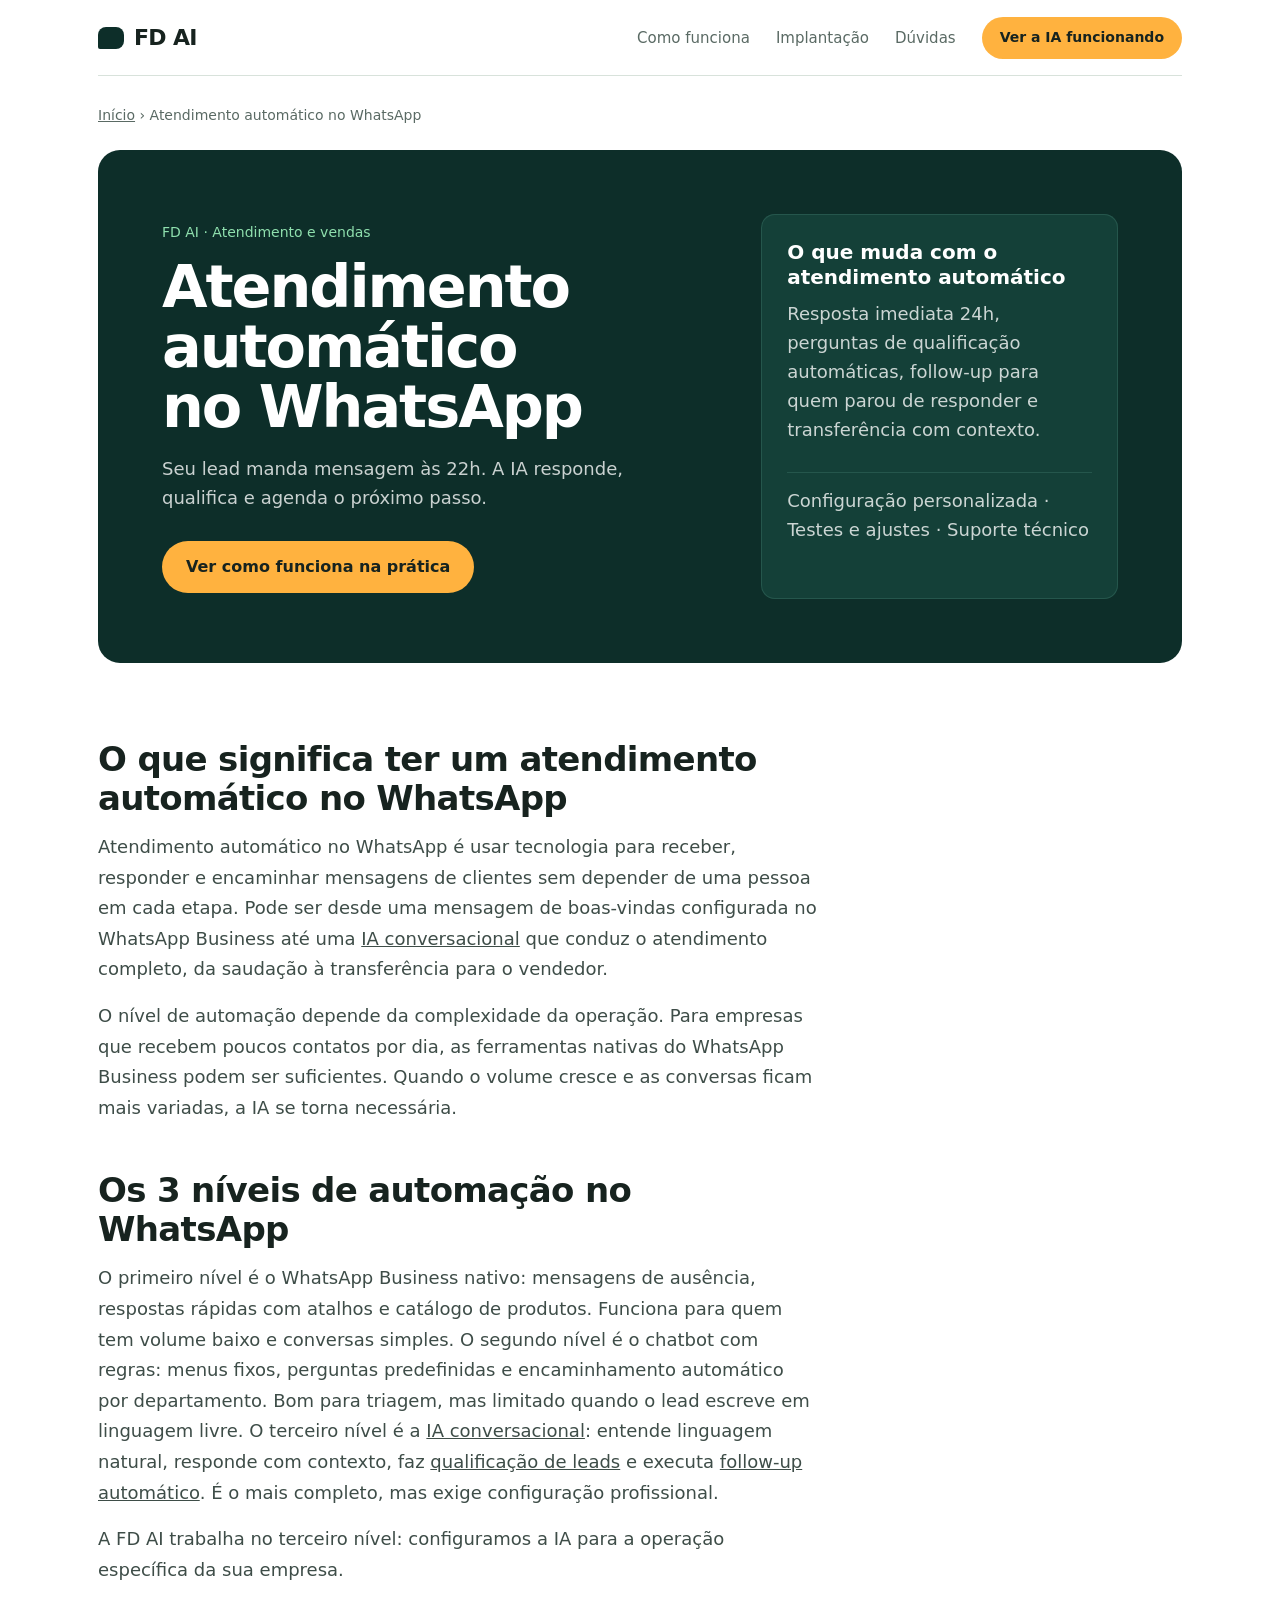
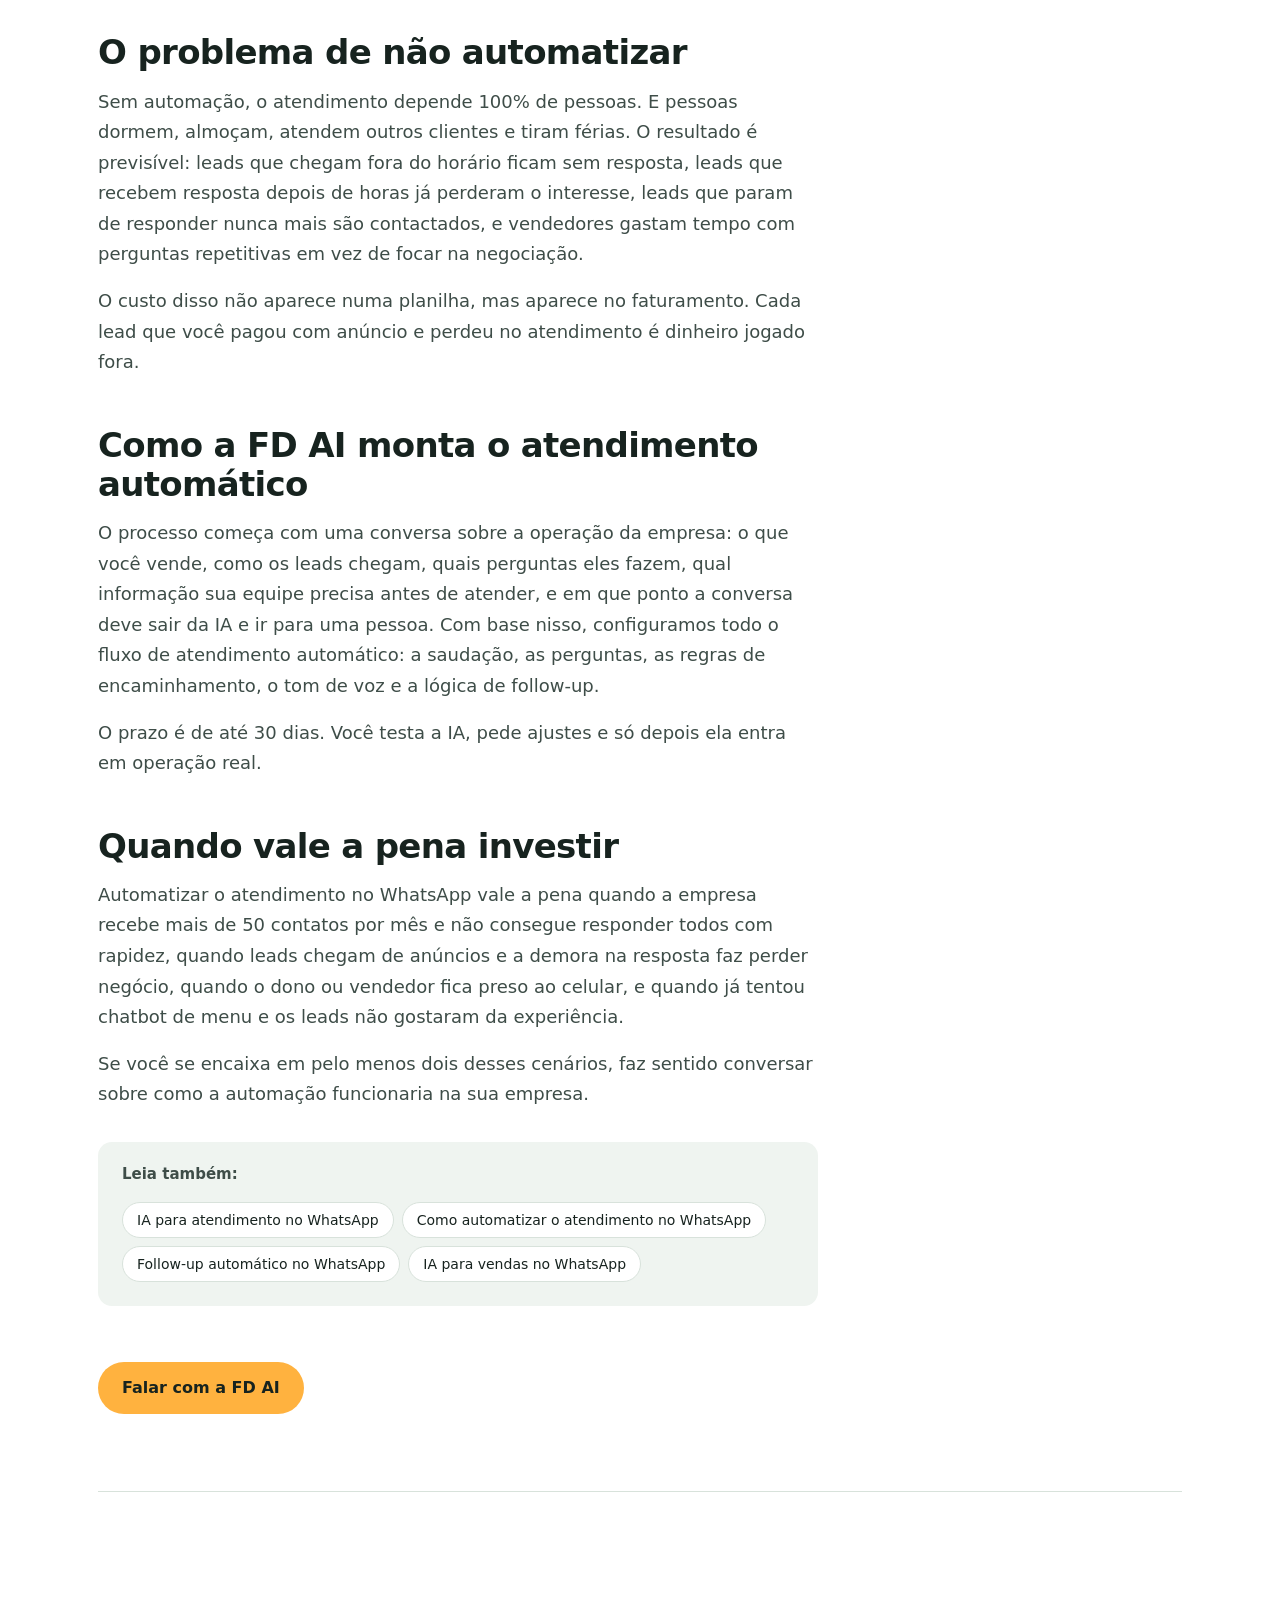
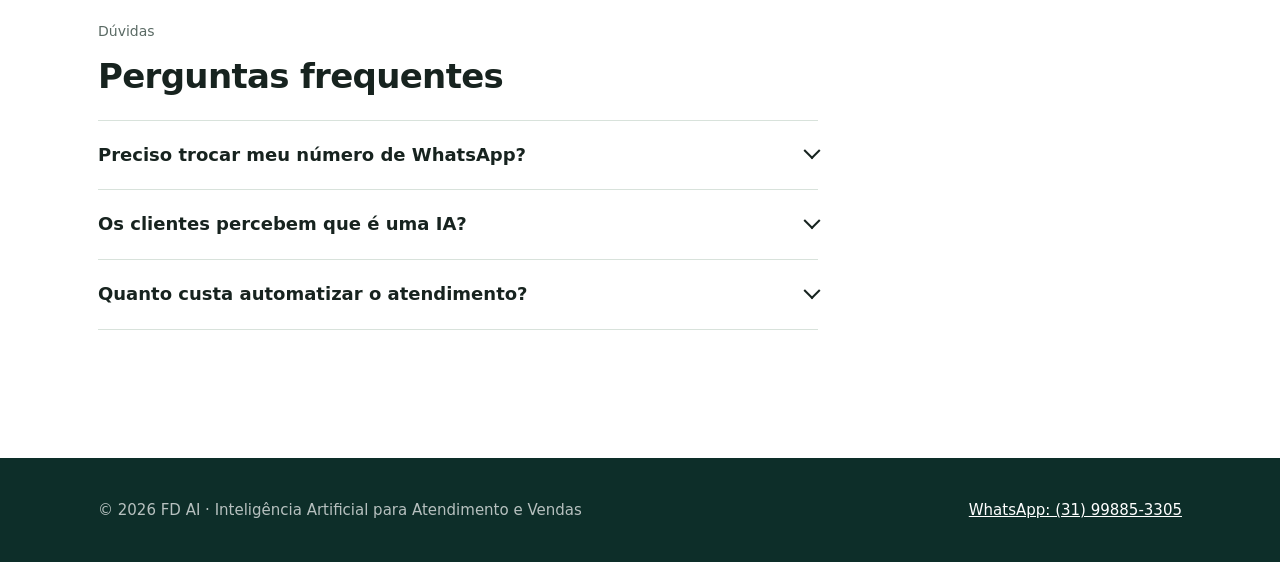
<file: atendimento-automatico-whatsapp.html>
<!doctype html>
<html lang="pt-BR">
<head>
<meta charset="utf-8"><meta name="viewport" content="width=device-width,initial-scale=1">
<title>Atendimento Automático no WhatsApp com IA para Empresas | FD AI</title>
<meta name="description" content="Saiba como montar um atendimento automático no WhatsApp com IA que responde, qualifica e faz follow-up sem depender de pessoas.">
<meta name="robots" content="index,follow,max-image-preview:large">
<link rel="canonical" href="https://fdai.site/atendimento-automatico-whatsapp.html">
<meta property="og:locale" content="pt_BR"><meta property="og:type" content="article">
<meta property="og:title" content="Atendimento Automático no WhatsApp com IA para Empresas | FD AI">
<meta property="og:description" content="Saiba como montar um atendimento automático no WhatsApp com IA que responde, qualifica e faz follow-up sem depender de pessoas.">
<meta property="og:url" content="https://fdai.site/atendimento-automatico-whatsapp.html"><meta property="og:site_name" content="FD AI">
<meta name="twitter:card" content="summary">
<link rel="stylesheet" href="/style.css">
<script type="application/ld+json">{"@context": "https://schema.org", "@type": "FAQPage", "mainEntity": [{"@type": "Question", "name": "Preciso trocar meu número de WhatsApp?", "acceptedAnswer": {"@type": "Answer", "text": "Depende. Em muitos casos é possível manter o número atual, conectado à API oficial da Meta."}}, {"@type": "Question", "name": "Os clientes percebem que é uma IA?", "acceptedAnswer": {"@type": "Answer", "text": "A IA é configurada com o tom de voz da empresa. A maioria dos leads não percebe diferença no primeiro atendimento."}}, {"@type": "Question", "name": "Quanto custa automatizar o atendimento?", "acceptedAnswer": {"@type": "Answer", "text": "Depende da complexidade da operação. Fazemos um diagnóstico antes de montar a proposta."}}]}</script>
<script type="application/ld+json">{"@context":"https://schema.org","@type":"Organization","name":"FD AI","url":"https://fdai.site"}</script>
</head>
<body>
<div class="wrap">
<nav class="nav">
<a class="brand" href="/">FD AI</a>
<div class="navlinks">
<a href="/#como-funciona">Como funciona</a>
<a href="/#implantacao">Implantação</a>
<a href="/#faq">Dúvidas</a>
<a class="btn" href="https://wa.me/5531998853305?text=Ol%C3%A1%21%20Vi%20a%20p%C3%A1gina%20Atendimento%20autom%C3%A1tico%20no%20WhatsApp%20da%20FD%20AI%20e%20quero%20saber%20como%20funciona." target="_blank" rel="noopener">Ver a IA funcionando</a>
</div>
</nav>
</div>

<div class="wrap">
<div class="breadcrumb"><a href="/">Início</a> › Atendimento automático no WhatsApp</div>

<section class="hero">
<div>
<div class="eyebrow">FD AI · Atendimento e vendas</div>
<h1>Atendimento automático no WhatsApp</h1>
<p>Seu lead manda mensagem às 22h. A IA responde, qualifica e agenda o próximo passo.</p>
<a class="btn" href="https://wa.me/5531998853305?text=Ol%C3%A1%21%20Vi%20a%20p%C3%A1gina%20Atendimento%20autom%C3%A1tico%20no%20WhatsApp%20da%20FD%20AI%20e%20quero%20saber%20como%20funciona." target="_blank" rel="noopener">Ver como funciona na prática</a>
</div>
<div class="hero-card">
<h3>O que muda com o atendimento automático</h3>
<p>Resposta imediata 24h, perguntas de qualificação automáticas, follow-up para quem parou de responder e transferência com contexto.</p>
<p class="small">Configuração personalizada · Testes e ajustes · Suporte técnico</p>
</div>
</section>

<section class="section tight">
<article class="article">
<h2>O que significa ter um atendimento automático no WhatsApp</h2>
<p>Atendimento automático no WhatsApp é usar tecnologia para receber, responder e encaminhar mensagens de clientes sem depender de uma pessoa em cada etapa. Pode ser desde uma mensagem de boas-vindas configurada no WhatsApp Business até uma <a href="/ia-atendimento-whatsapp.html">IA conversacional</a> que conduz o atendimento completo, da saudação à transferência para o vendedor.</p>
<p>O nível de automação depende da complexidade da operação. Para empresas que recebem poucos contatos por dia, as ferramentas nativas do WhatsApp Business podem ser suficientes. Quando o volume cresce e as conversas ficam mais variadas, a IA se torna necessária.</p>

<h2>Os 3 níveis de automação no WhatsApp</h2>
<p>O primeiro nível é o WhatsApp Business nativo: mensagens de ausência, respostas rápidas com atalhos e catálogo de produtos. Funciona para quem tem volume baixo e conversas simples. O segundo nível é o chatbot com regras: menus fixos, perguntas predefinidas e encaminhamento automático por departamento. Bom para triagem, mas limitado quando o lead escreve em linguagem livre. O terceiro nível é a <a href="/chatbot-whatsapp-ia.html">IA conversacional</a>: entende linguagem natural, responde com contexto, faz <a href="/qualificacao-de-leads-com-ia.html">qualificação de leads</a> e executa <a href="/follow-up-automatico-whatsapp.html">follow-up automático</a>. É o mais completo, mas exige configuração profissional.</p>
<p>A FD AI trabalha no terceiro nível: configuramos a IA para a operação específica da sua empresa.</p>

<h2>O problema de não automatizar</h2>
<p>Sem automação, o atendimento depende 100% de pessoas. E pessoas dormem, almoçam, atendem outros clientes e tiram férias. O resultado é previsível: leads que chegam fora do horário ficam sem resposta, leads que recebem resposta depois de horas já perderam o interesse, leads que param de responder nunca mais são contactados, e vendedores gastam tempo com perguntas repetitivas em vez de focar na negociação.</p>
<p>O custo disso não aparece numa planilha, mas aparece no faturamento. Cada lead que você pagou com anúncio e perdeu no atendimento é dinheiro jogado fora.</p>

<h2>Como a FD AI monta o atendimento automático</h2>
<p>O processo começa com uma conversa sobre a operação da empresa: o que você vende, como os leads chegam, quais perguntas eles fazem, qual informação sua equipe precisa antes de atender, e em que ponto a conversa deve sair da IA e ir para uma pessoa. Com base nisso, configuramos todo o fluxo de atendimento automático: a saudação, as perguntas, as regras de encaminhamento, o tom de voz e a lógica de follow-up.</p>
<p>O prazo é de até 30 dias. Você testa a IA, pede ajustes e só depois ela entra em operação real.</p>

<h2>Quando vale a pena investir</h2>
<p>Automatizar o atendimento no WhatsApp vale a pena quando a empresa recebe mais de 50 contatos por mês e não consegue responder todos com rapidez, quando leads chegam de anúncios e a demora na resposta faz perder negócio, quando o dono ou vendedor fica preso ao celular, e quando já tentou chatbot de menu e os leads não gostaram da experiência.</p>
<p>Se você se encaixa em pelo menos dois desses cenários, faz sentido conversar sobre como a automação funcionaria na sua empresa.</p>
<div class="related"><p><b>Leia também:</b></p><a href="/ia-atendimento-whatsapp.html">IA para atendimento no WhatsApp</a><a href="/automatizar-atendimento-whatsapp.html">Como automatizar o atendimento no WhatsApp</a><a href="/follow-up-automatico-whatsapp.html">Follow-up automático no WhatsApp</a><a href="/ia-para-vendas.html">IA para vendas no WhatsApp</a></div>
<a class="btn" href="https://wa.me/5531998853305?text=Ol%C3%A1%21%20Vi%20a%20p%C3%A1gina%20Atendimento%20autom%C3%A1tico%20no%20WhatsApp%20da%20FD%20AI%20e%20quero%20saber%20como%20funciona." target="_blank" rel="noopener">Falar com a FD AI</a>
</article>
</section>

<section class="section faq">
<div class="article">
<div class="eyebrow">Dúvidas</div>
<h2>Perguntas frequentes</h2>
<details><summary>Preciso trocar meu número de WhatsApp?</summary><p>Depende. Em muitos casos é possível manter o número atual, conectado à API oficial da Meta.</p></details>
<details><summary>Os clientes percebem que é uma IA?</summary><p>A IA é configurada com o tom de voz da empresa. A maioria dos leads não percebe diferença no primeiro atendimento.</p></details>
<details><summary>Quanto custa automatizar o atendimento?</summary><p>Depende da complexidade da operação. Fazemos um diagnóstico antes de montar a proposta.</p></details>

</div>
</section>
</div>

<footer class="footer">
<div class="wrap footergrid">
<div>© 2026 FD AI · Inteligência Artificial para Atendimento e Vendas</div>
<div><a href="https://wa.me/5531998853305?text=Ol%C3%A1%21%20Vi%20a%20p%C3%A1gina%20Atendimento%20autom%C3%A1tico%20no%20WhatsApp%20da%20FD%20AI%20e%20quero%20saber%20como%20funciona." target="_blank" rel="noopener">WhatsApp: (31) 99885-3305</a></div>
</div>
</footer>
</body>
</html>
</file>
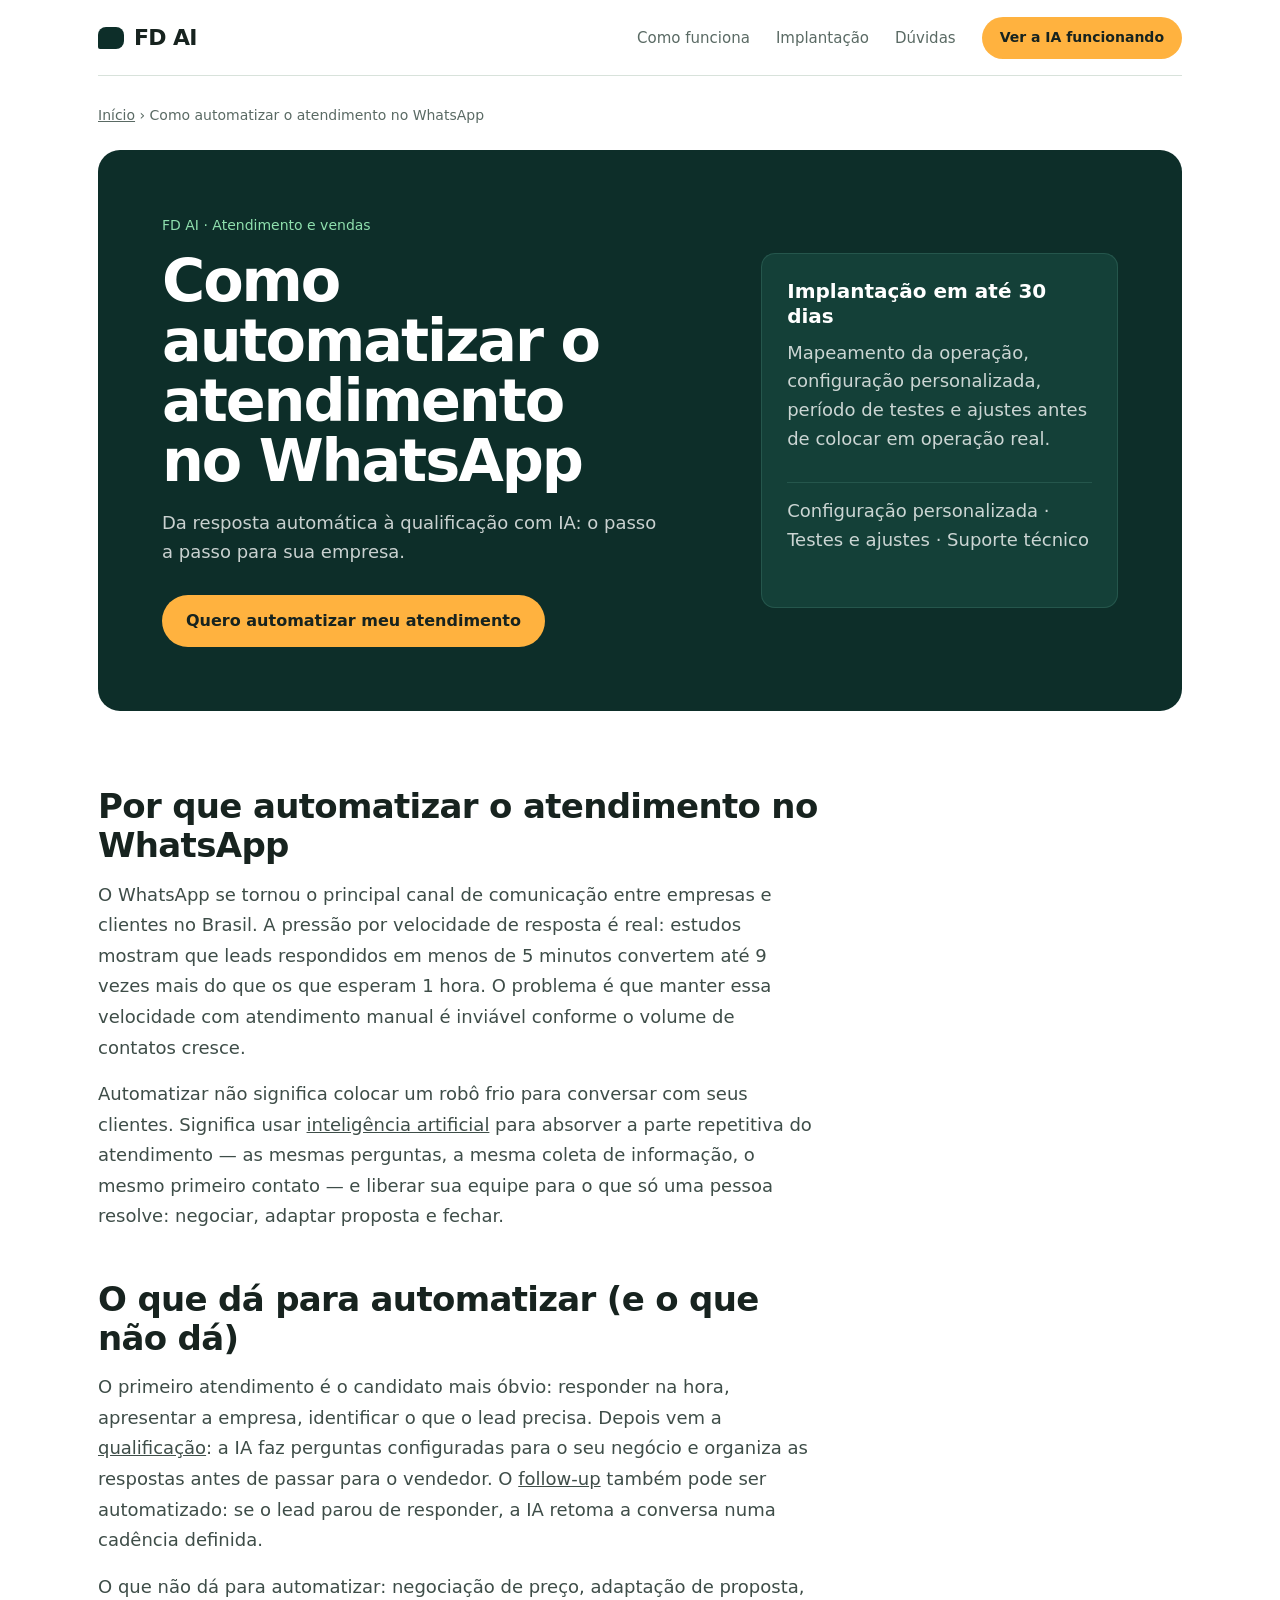
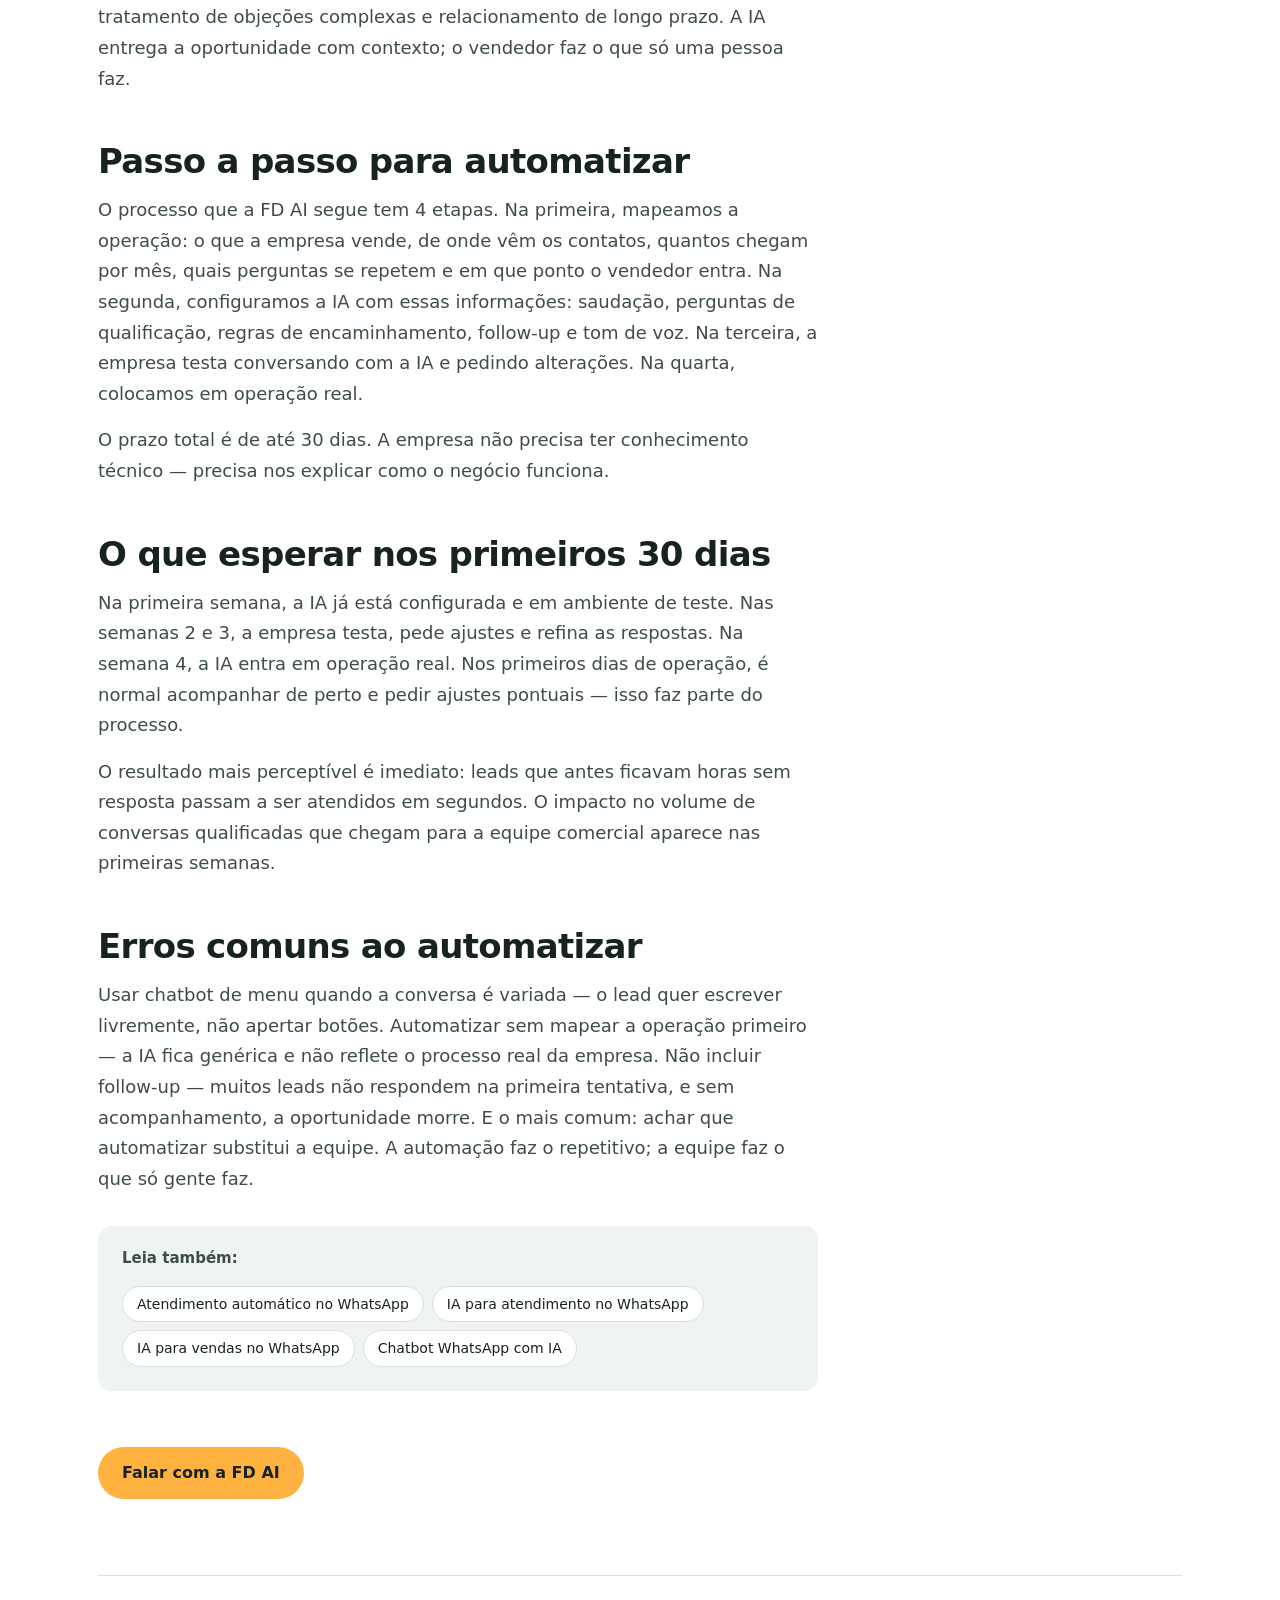
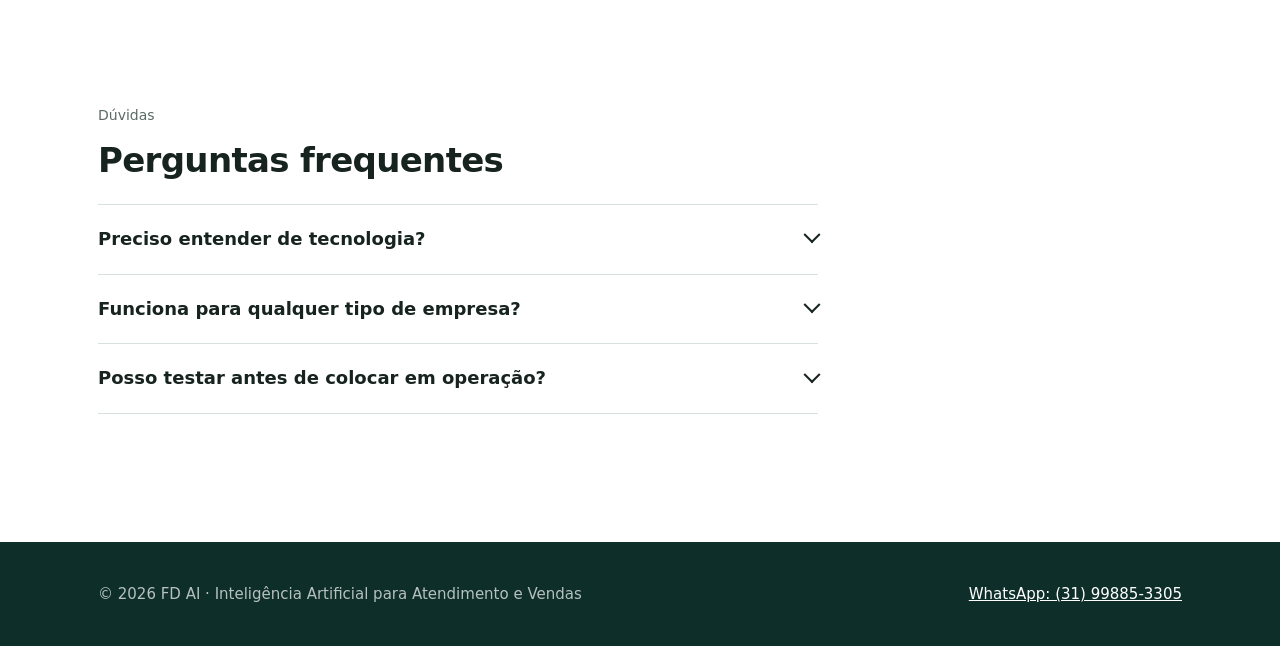
<file: automatizar-atendimento-whatsapp.html>
<!doctype html>
<html lang="pt-BR">
<head>
<meta charset="utf-8"><meta name="viewport" content="width=device-width,initial-scale=1">
<title>Como Automatizar o Atendimento no WhatsApp com IA em 2026 | FD AI</title>
<meta name="description" content="Guia prático para automatizar o atendimento no WhatsApp da sua empresa com IA: etapas, custos, prazos e o que esperar da implantação.">
<meta name="robots" content="index,follow,max-image-preview:large">
<link rel="canonical" href="https://fdai.site/automatizar-atendimento-whatsapp.html">
<meta property="og:locale" content="pt_BR"><meta property="og:type" content="article">
<meta property="og:title" content="Como Automatizar o Atendimento no WhatsApp com IA em 2026 | FD AI">
<meta property="og:description" content="Guia prático para automatizar o atendimento no WhatsApp da sua empresa com IA: etapas, custos, prazos e o que esperar da implantação.">
<meta property="og:url" content="https://fdai.site/automatizar-atendimento-whatsapp.html"><meta property="og:site_name" content="FD AI">
<meta name="twitter:card" content="summary">
<link rel="stylesheet" href="/style.css">
<script type="application/ld+json">{"@context": "https://schema.org", "@type": "FAQPage", "mainEntity": [{"@type": "Question", "name": "Preciso entender de tecnologia?", "acceptedAnswer": {"@type": "Answer", "text": "Não. Você nos explica sua operação e nós configuramos tudo."}}, {"@type": "Question", "name": "Funciona para qualquer tipo de empresa?", "acceptedAnswer": {"@type": "Answer", "text": "Funciona melhor para empresas que recebem contatos de anúncios, indicações ou orgânico e precisam de velocidade no primeiro atendimento."}}, {"@type": "Question", "name": "Posso testar antes de colocar em operação?", "acceptedAnswer": {"@type": "Answer", "text": "Sim. O período de implantação inclui testes e ajustes antes de liberar para clientes reais."}}]}</script>
<script type="application/ld+json">{"@context":"https://schema.org","@type":"Organization","name":"FD AI","url":"https://fdai.site"}</script>
</head>
<body>
<div class="wrap">
<nav class="nav">
<a class="brand" href="/">FD AI</a>
<div class="navlinks">
<a href="/#como-funciona">Como funciona</a>
<a href="/#implantacao">Implantação</a>
<a href="/#faq">Dúvidas</a>
<a class="btn" href="https://wa.me/5531998853305?text=Ol%C3%A1%21%20Vi%20a%20p%C3%A1gina%20Como%20automatizar%20o%20atendimento%20no%20WhatsApp%20da%20FD%20AI%20e%20quero%20saber%20como%20funciona." target="_blank" rel="noopener">Ver a IA funcionando</a>
</div>
</nav>
</div>

<div class="wrap">
<div class="breadcrumb"><a href="/">Início</a> › Como automatizar o atendimento no WhatsApp</div>

<section class="hero">
<div>
<div class="eyebrow">FD AI · Atendimento e vendas</div>
<h1>Como automatizar o atendimento no WhatsApp</h1>
<p>Da resposta automática à qualificação com IA: o passo a passo para sua empresa.</p>
<a class="btn" href="https://wa.me/5531998853305?text=Ol%C3%A1%21%20Vi%20a%20p%C3%A1gina%20Como%20automatizar%20o%20atendimento%20no%20WhatsApp%20da%20FD%20AI%20e%20quero%20saber%20como%20funciona." target="_blank" rel="noopener">Quero automatizar meu atendimento</a>
</div>
<div class="hero-card">
<h3>Implantação em até 30 dias</h3>
<p>Mapeamento da operação, configuração personalizada, período de testes e ajustes antes de colocar em operação real.</p>
<p class="small">Configuração personalizada · Testes e ajustes · Suporte técnico</p>
</div>
</section>

<section class="section tight">
<article class="article">
<h2>Por que automatizar o atendimento no WhatsApp</h2>
<p>O WhatsApp se tornou o principal canal de comunicação entre empresas e clientes no Brasil. A pressão por velocidade de resposta é real: estudos mostram que leads respondidos em menos de 5 minutos convertem até 9 vezes mais do que os que esperam 1 hora. O problema é que manter essa velocidade com atendimento manual é inviável conforme o volume de contatos cresce.</p>
<p>Automatizar não significa colocar um robô frio para conversar com seus clientes. Significa usar <a href="/ia-atendimento-whatsapp.html">inteligência artificial</a> para absorver a parte repetitiva do atendimento — as mesmas perguntas, a mesma coleta de informação, o mesmo primeiro contato — e liberar sua equipe para o que só uma pessoa resolve: negociar, adaptar proposta e fechar.</p>

<h2>O que dá para automatizar (e o que não dá)</h2>
<p>O primeiro atendimento é o candidato mais óbvio: responder na hora, apresentar a empresa, identificar o que o lead precisa. Depois vem a <a href="/qualificacao-de-leads-com-ia.html">qualificação</a>: a IA faz perguntas configuradas para o seu negócio e organiza as respostas antes de passar para o vendedor. O <a href="/follow-up-automatico-whatsapp.html">follow-up</a> também pode ser automatizado: se o lead parou de responder, a IA retoma a conversa numa cadência definida.</p>
<p>O que não dá para automatizar: negociação de preço, adaptação de proposta, tratamento de objeções complexas e relacionamento de longo prazo. A IA entrega a oportunidade com contexto; o vendedor faz o que só uma pessoa faz.</p>

<h2>Passo a passo para automatizar</h2>
<p>O processo que a FD AI segue tem 4 etapas. Na primeira, mapeamos a operação: o que a empresa vende, de onde vêm os contatos, quantos chegam por mês, quais perguntas se repetem e em que ponto o vendedor entra. Na segunda, configuramos a IA com essas informações: saudação, perguntas de qualificação, regras de encaminhamento, follow-up e tom de voz. Na terceira, a empresa testa conversando com a IA e pedindo alterações. Na quarta, colocamos em operação real.</p>
<p>O prazo total é de até 30 dias. A empresa não precisa ter conhecimento técnico — precisa nos explicar como o negócio funciona.</p>

<h2>O que esperar nos primeiros 30 dias</h2>
<p>Na primeira semana, a IA já está configurada e em ambiente de teste. Nas semanas 2 e 3, a empresa testa, pede ajustes e refina as respostas. Na semana 4, a IA entra em operação real. Nos primeiros dias de operação, é normal acompanhar de perto e pedir ajustes pontuais — isso faz parte do processo.</p>
<p>O resultado mais perceptível é imediato: leads que antes ficavam horas sem resposta passam a ser atendidos em segundos. O impacto no volume de conversas qualificadas que chegam para a equipe comercial aparece nas primeiras semanas.</p>

<h2>Erros comuns ao automatizar</h2>
<p>Usar chatbot de menu quando a conversa é variada — o lead quer escrever livremente, não apertar botões. Automatizar sem mapear a operação primeiro — a IA fica genérica e não reflete o processo real da empresa. Não incluir follow-up — muitos leads não respondem na primeira tentativa, e sem acompanhamento, a oportunidade morre. E o mais comum: achar que automatizar substitui a equipe. A automação faz o repetitivo; a equipe faz o que só gente faz.</p>
<div class="related"><p><b>Leia também:</b></p><a href="/atendimento-automatico-whatsapp.html">Atendimento automático no WhatsApp</a><a href="/ia-atendimento-whatsapp.html">IA para atendimento no WhatsApp</a><a href="/ia-para-vendas.html">IA para vendas no WhatsApp</a><a href="/chatbot-whatsapp-ia.html">Chatbot WhatsApp com IA</a></div>
<a class="btn" href="https://wa.me/5531998853305?text=Ol%C3%A1%21%20Vi%20a%20p%C3%A1gina%20Como%20automatizar%20o%20atendimento%20no%20WhatsApp%20da%20FD%20AI%20e%20quero%20saber%20como%20funciona." target="_blank" rel="noopener">Falar com a FD AI</a>
</article>
</section>

<section class="section faq">
<div class="article">
<div class="eyebrow">Dúvidas</div>
<h2>Perguntas frequentes</h2>
<details><summary>Preciso entender de tecnologia?</summary><p>Não. Você nos explica sua operação e nós configuramos tudo.</p></details>
<details><summary>Funciona para qualquer tipo de empresa?</summary><p>Funciona melhor para empresas que recebem contatos de anúncios, indicações ou orgânico e precisam de velocidade no primeiro atendimento.</p></details>
<details><summary>Posso testar antes de colocar em operação?</summary><p>Sim. O período de implantação inclui testes e ajustes antes de liberar para clientes reais.</p></details>

</div>
</section>
</div>

<footer class="footer">
<div class="wrap footergrid">
<div>© 2026 FD AI · Inteligência Artificial para Atendimento e Vendas</div>
<div><a href="https://wa.me/5531998853305?text=Ol%C3%A1%21%20Vi%20a%20p%C3%A1gina%20Como%20automatizar%20o%20atendimento%20no%20WhatsApp%20da%20FD%20AI%20e%20quero%20saber%20como%20funciona." target="_blank" rel="noopener">WhatsApp: (31) 99885-3305</a></div>
</div>
</footer>
</body>
</html>
</file>
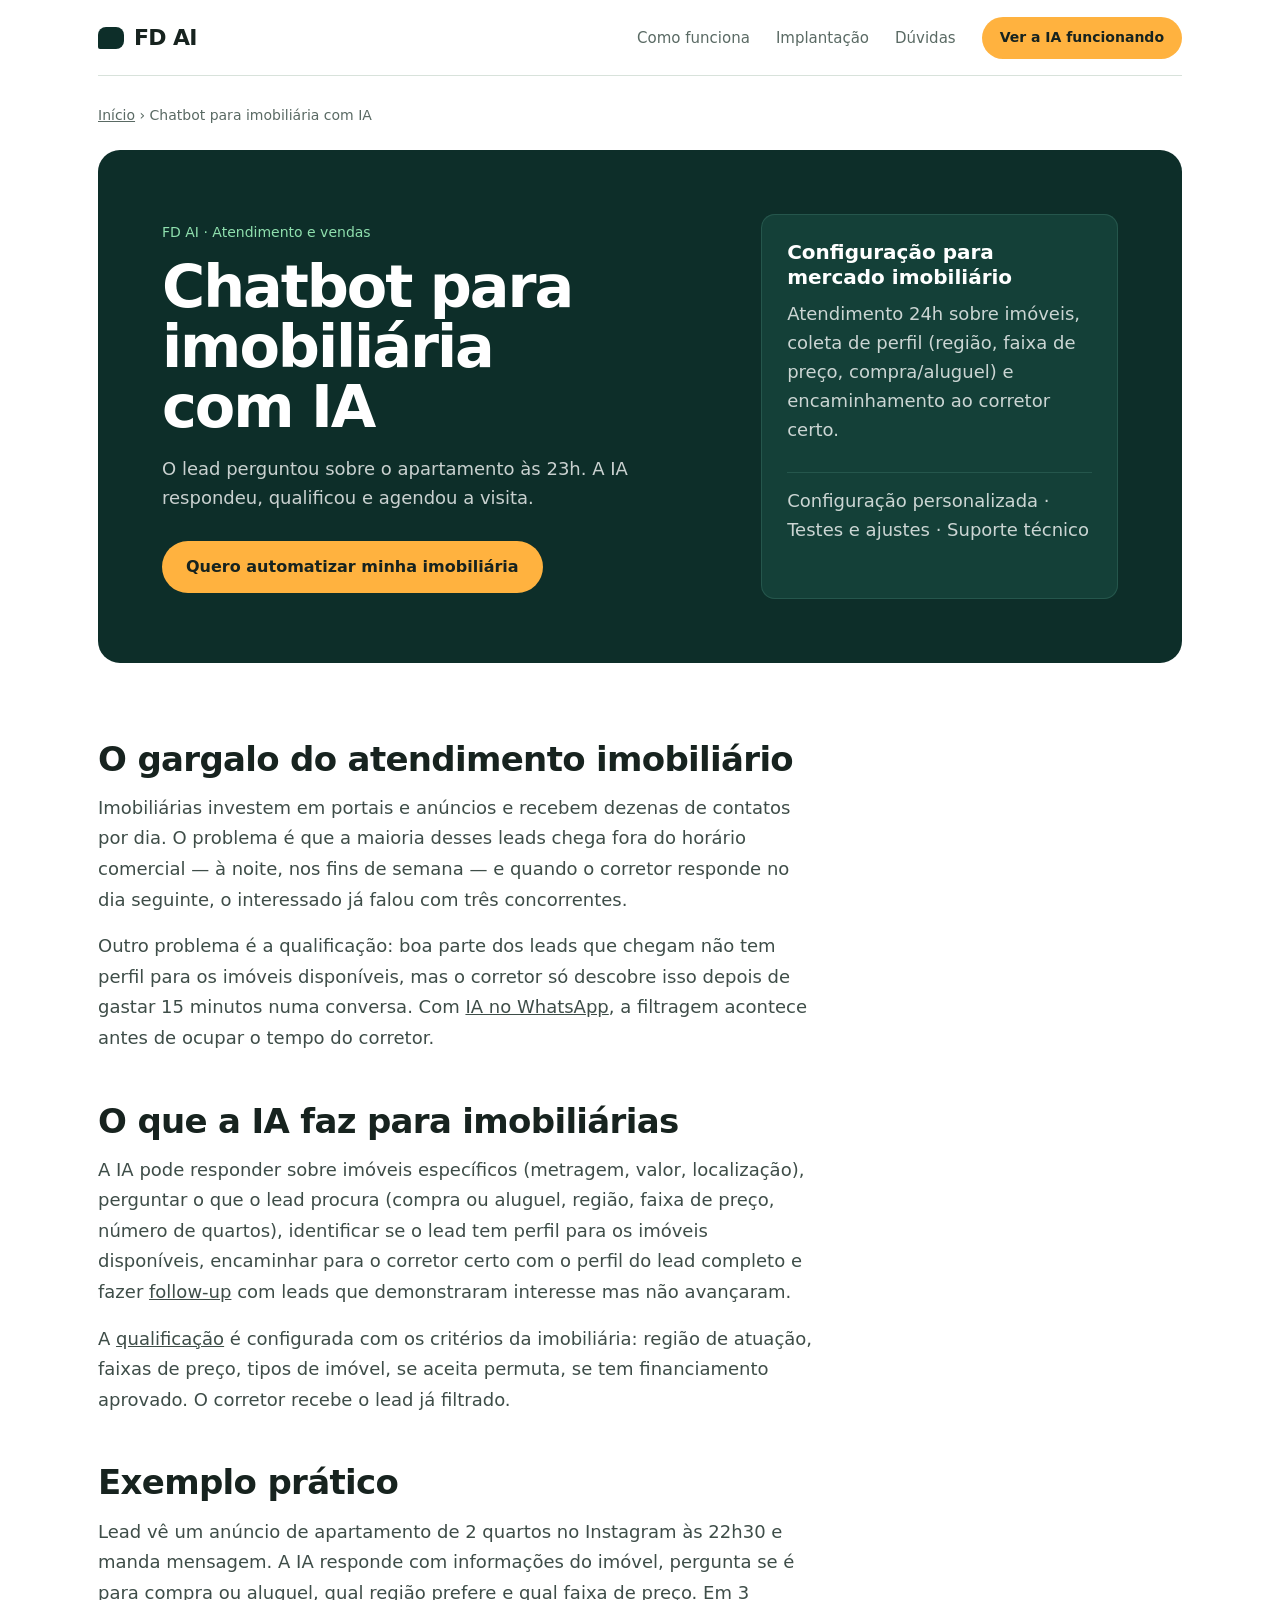
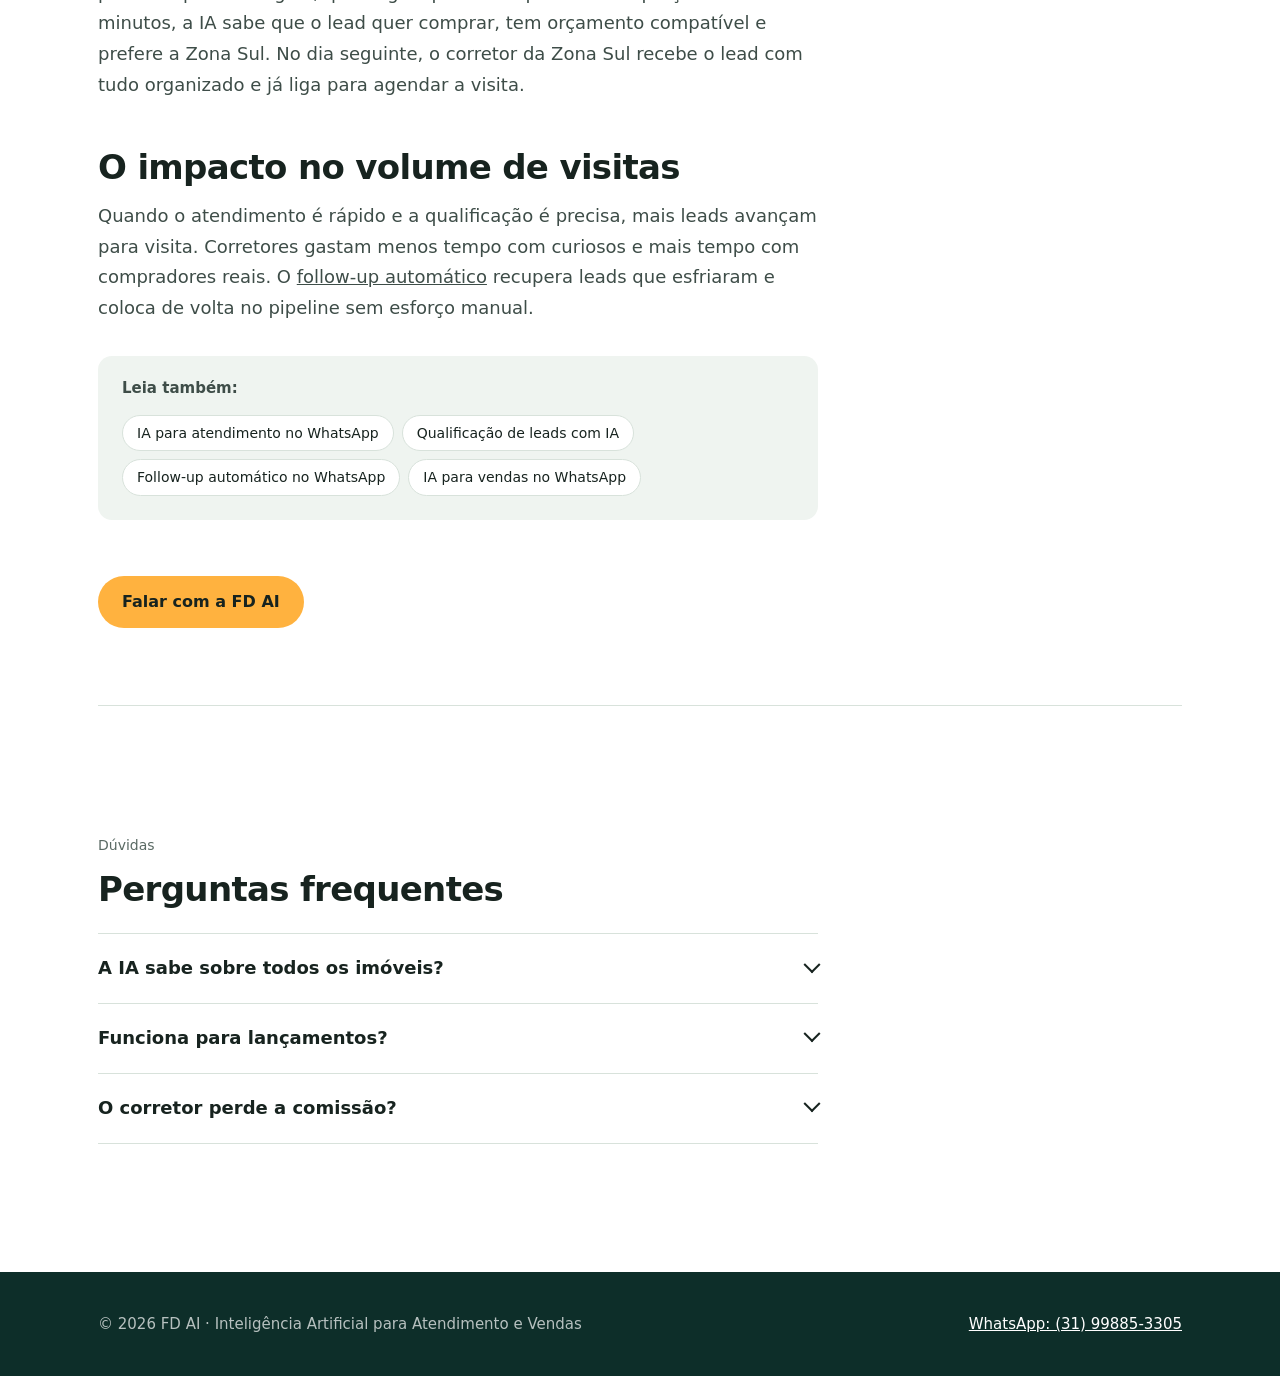
<file: chatbot-para-imobiliaria.html>
<!doctype html>
<html lang="pt-BR">
<head>
<meta charset="utf-8"><meta name="viewport" content="width=device-width,initial-scale=1">
<title>Chatbot para Imobiliária com IA no WhatsApp | FD AI</title>
<meta name="description" content="Saiba como imobiliárias usam chatbot com IA no WhatsApp para atender interessados, qualificar leads e agendar visitas automaticamente.">
<meta name="robots" content="index,follow,max-image-preview:large">
<link rel="canonical" href="https://fdai.site/chatbot-para-imobiliaria.html">
<meta property="og:locale" content="pt_BR"><meta property="og:type" content="article">
<meta property="og:title" content="Chatbot para Imobiliária com IA no WhatsApp | FD AI">
<meta property="og:description" content="Saiba como imobiliárias usam chatbot com IA no WhatsApp para atender interessados, qualificar leads e agendar visitas automaticamente.">
<meta property="og:url" content="https://fdai.site/chatbot-para-imobiliaria.html"><meta property="og:site_name" content="FD AI">
<meta name="twitter:card" content="summary">
<link rel="stylesheet" href="/style.css">
<script type="application/ld+json">{"@context": "https://schema.org", "@type": "FAQPage", "mainEntity": [{"@type": "Question", "name": "A IA sabe sobre todos os imóveis?", "acceptedAnswer": {"@type": "Answer", "text": "A IA é configurada com as informações que a imobiliária fornecer. Pode ser atualizada conforme o portfólio muda."}}, {"@type": "Question", "name": "Funciona para lançamentos?", "acceptedAnswer": {"@type": "Answer", "text": "Sim. A IA pode atender leads de campanhas de lançamento, qualificar e agendar visita ao stand."}}, {"@type": "Question", "name": "O corretor perde a comissão?", "acceptedAnswer": {"@type": "Answer", "text": "Não. A IA só faz o atendimento inicial. A venda continua com o corretor."}}]}</script>
<script type="application/ld+json">{"@context":"https://schema.org","@type":"Organization","name":"FD AI","url":"https://fdai.site"}</script>
</head>
<body>
<div class="wrap">
<nav class="nav">
<a class="brand" href="/">FD AI</a>
<div class="navlinks">
<a href="/#como-funciona">Como funciona</a>
<a href="/#implantacao">Implantação</a>
<a href="/#faq">Dúvidas</a>
<a class="btn" href="https://wa.me/5531998853305?text=Ol%C3%A1%21%20Vi%20a%20p%C3%A1gina%20Chatbot%20para%20imobili%C3%A1ria%20com%20IA%20da%20FD%20AI%20e%20quero%20saber%20como%20funciona." target="_blank" rel="noopener">Ver a IA funcionando</a>
</div>
</nav>
</div>

<div class="wrap">
<div class="breadcrumb"><a href="/">Início</a> › Chatbot para imobiliária com IA</div>

<section class="hero">
<div>
<div class="eyebrow">FD AI · Atendimento e vendas</div>
<h1>Chatbot para imobiliária com IA</h1>
<p>O lead perguntou sobre o apartamento às 23h. A IA respondeu, qualificou e agendou a visita.</p>
<a class="btn" href="https://wa.me/5531998853305?text=Ol%C3%A1%21%20Vi%20a%20p%C3%A1gina%20Chatbot%20para%20imobili%C3%A1ria%20com%20IA%20da%20FD%20AI%20e%20quero%20saber%20como%20funciona." target="_blank" rel="noopener">Quero automatizar minha imobiliária</a>
</div>
<div class="hero-card">
<h3>Configuração para mercado imobiliário</h3>
<p>Atendimento 24h sobre imóveis, coleta de perfil (região, faixa de preço, compra/aluguel) e encaminhamento ao corretor certo.</p>
<p class="small">Configuração personalizada · Testes e ajustes · Suporte técnico</p>
</div>
</section>

<section class="section tight">
<article class="article">
<h2>O gargalo do atendimento imobiliário</h2>
<p>Imobiliárias investem em portais e anúncios e recebem dezenas de contatos por dia. O problema é que a maioria desses leads chega fora do horário comercial — à noite, nos fins de semana — e quando o corretor responde no dia seguinte, o interessado já falou com três concorrentes.</p>
<p>Outro problema é a qualificação: boa parte dos leads que chegam não tem perfil para os imóveis disponíveis, mas o corretor só descobre isso depois de gastar 15 minutos numa conversa. Com <a href="/ia-atendimento-whatsapp.html">IA no WhatsApp</a>, a filtragem acontece antes de ocupar o tempo do corretor.</p>

<h2>O que a IA faz para imobiliárias</h2>
<p>A IA pode responder sobre imóveis específicos (metragem, valor, localização), perguntar o que o lead procura (compra ou aluguel, região, faixa de preço, número de quartos), identificar se o lead tem perfil para os imóveis disponíveis, encaminhar para o corretor certo com o perfil do lead completo e fazer <a href="/follow-up-automatico-whatsapp.html">follow-up</a> com leads que demonstraram interesse mas não avançaram.</p>
<p>A <a href="/qualificacao-de-leads-com-ia.html">qualificação</a> é configurada com os critérios da imobiliária: região de atuação, faixas de preço, tipos de imóvel, se aceita permuta, se tem financiamento aprovado. O corretor recebe o lead já filtrado.</p>

<h2>Exemplo prático</h2>
<p>Lead vê um anúncio de apartamento de 2 quartos no Instagram às 22h30 e manda mensagem. A IA responde com informações do imóvel, pergunta se é para compra ou aluguel, qual região prefere e qual faixa de preço. Em 3 minutos, a IA sabe que o lead quer comprar, tem orçamento compatível e prefere a Zona Sul. No dia seguinte, o corretor da Zona Sul recebe o lead com tudo organizado e já liga para agendar a visita.</p>

<h2>O impacto no volume de visitas</h2>
<p>Quando o atendimento é rápido e a qualificação é precisa, mais leads avançam para visita. Corretores gastam menos tempo com curiosos e mais tempo com compradores reais. O <a href="/follow-up-automatico-whatsapp.html">follow-up automático</a> recupera leads que esfriaram e coloca de volta no pipeline sem esforço manual.</p>
<div class="related"><p><b>Leia também:</b></p><a href="/ia-atendimento-whatsapp.html">IA para atendimento no WhatsApp</a><a href="/qualificacao-de-leads-com-ia.html">Qualificação de leads com IA</a><a href="/follow-up-automatico-whatsapp.html">Follow-up automático no WhatsApp</a><a href="/ia-para-vendas.html">IA para vendas no WhatsApp</a></div>
<a class="btn" href="https://wa.me/5531998853305?text=Ol%C3%A1%21%20Vi%20a%20p%C3%A1gina%20Chatbot%20para%20imobili%C3%A1ria%20com%20IA%20da%20FD%20AI%20e%20quero%20saber%20como%20funciona." target="_blank" rel="noopener">Falar com a FD AI</a>
</article>
</section>

<section class="section faq">
<div class="article">
<div class="eyebrow">Dúvidas</div>
<h2>Perguntas frequentes</h2>
<details><summary>A IA sabe sobre todos os imóveis?</summary><p>A IA é configurada com as informações que a imobiliária fornecer. Pode ser atualizada conforme o portfólio muda.</p></details>
<details><summary>Funciona para lançamentos?</summary><p>Sim. A IA pode atender leads de campanhas de lançamento, qualificar e agendar visita ao stand.</p></details>
<details><summary>O corretor perde a comissão?</summary><p>Não. A IA só faz o atendimento inicial. A venda continua com o corretor.</p></details>

</div>
</section>
</div>

<footer class="footer">
<div class="wrap footergrid">
<div>© 2026 FD AI · Inteligência Artificial para Atendimento e Vendas</div>
<div><a href="https://wa.me/5531998853305?text=Ol%C3%A1%21%20Vi%20a%20p%C3%A1gina%20Chatbot%20para%20imobili%C3%A1ria%20com%20IA%20da%20FD%20AI%20e%20quero%20saber%20como%20funciona." target="_blank" rel="noopener">WhatsApp: (31) 99885-3305</a></div>
</div>
</footer>
</body>
</html>
</file>
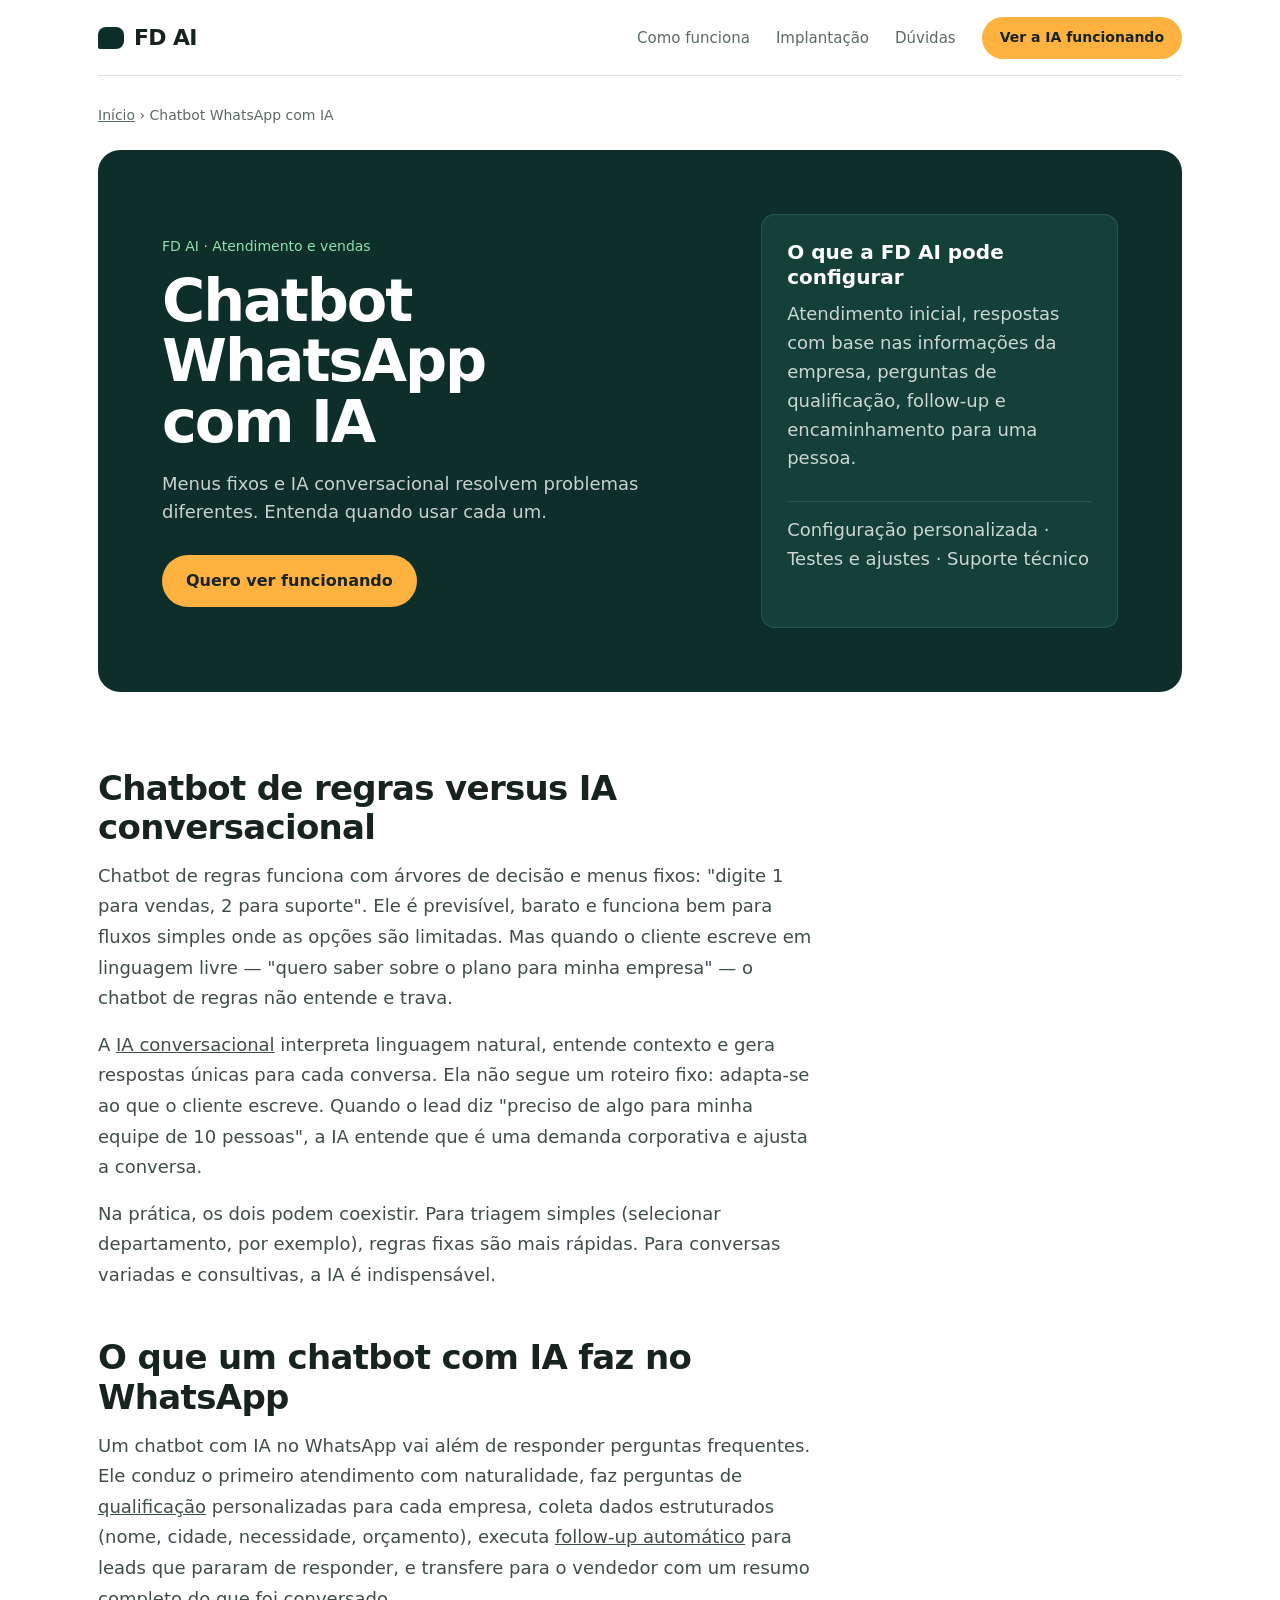
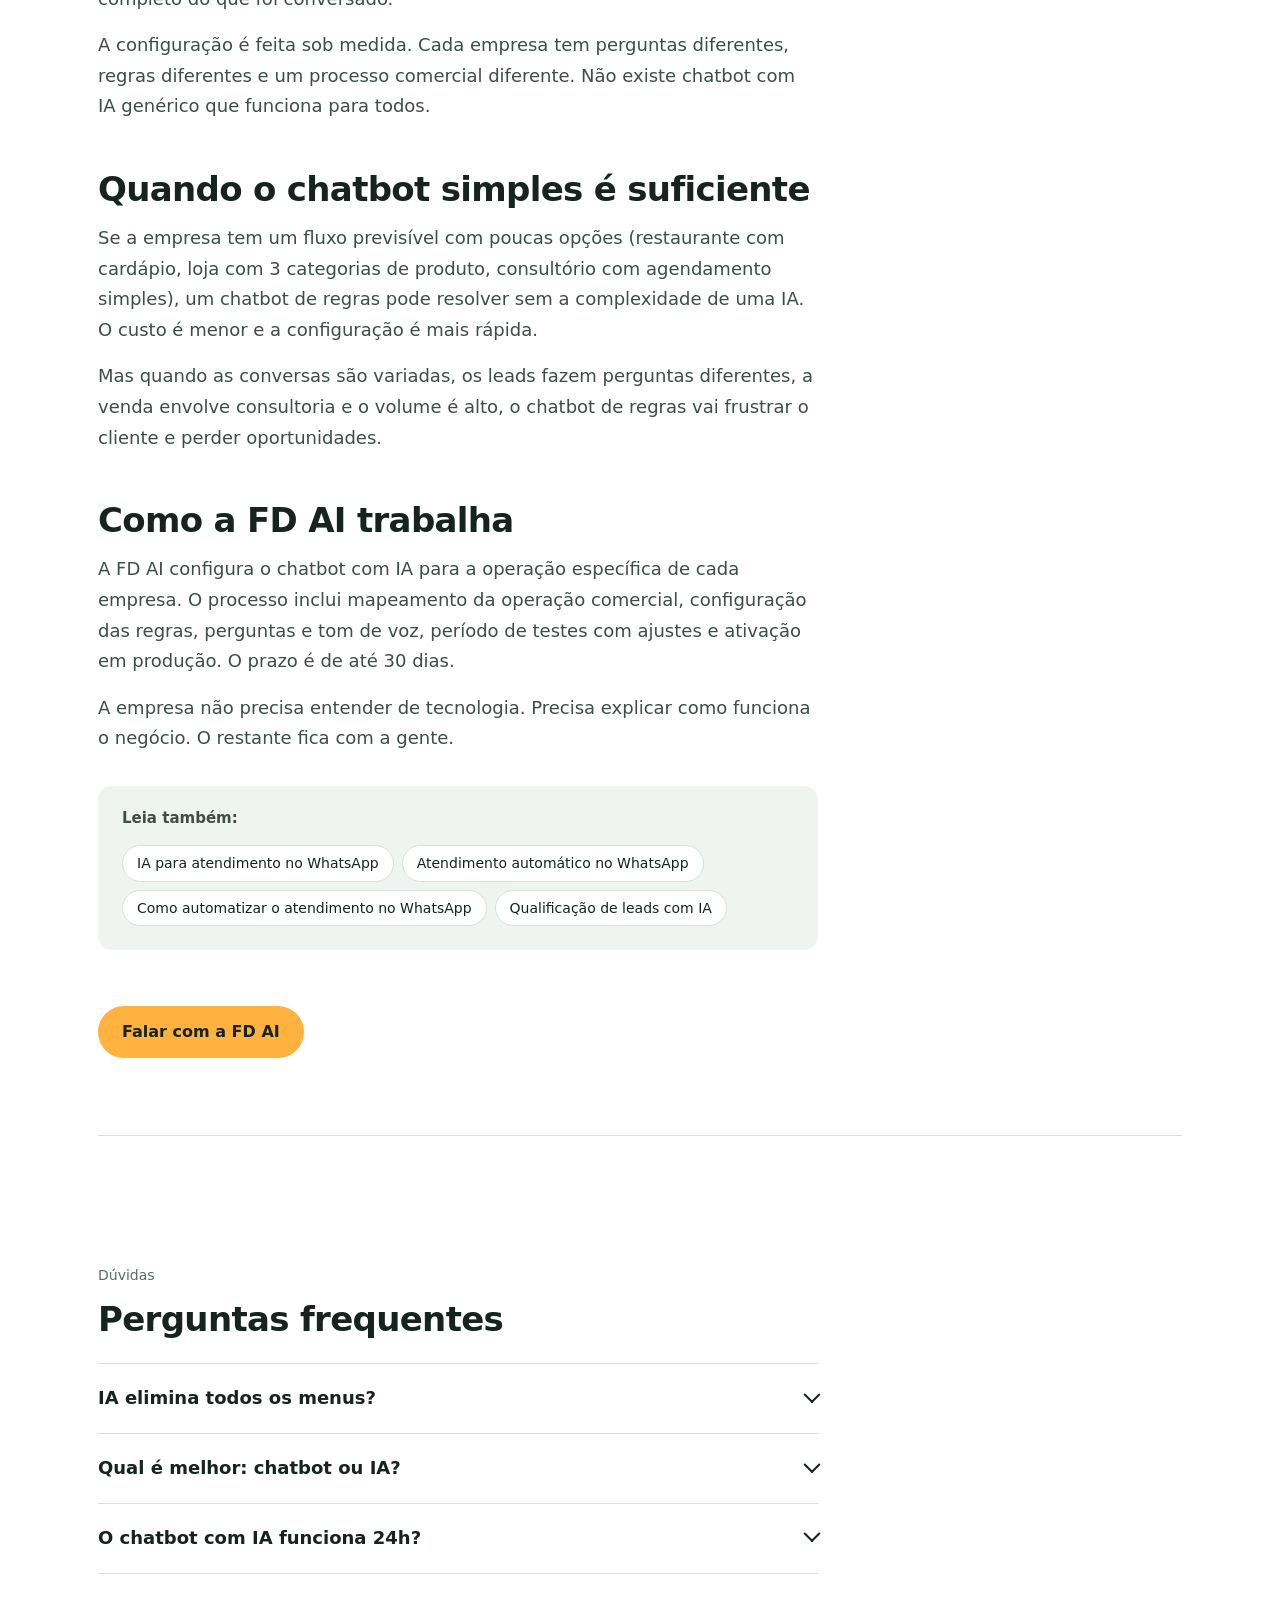
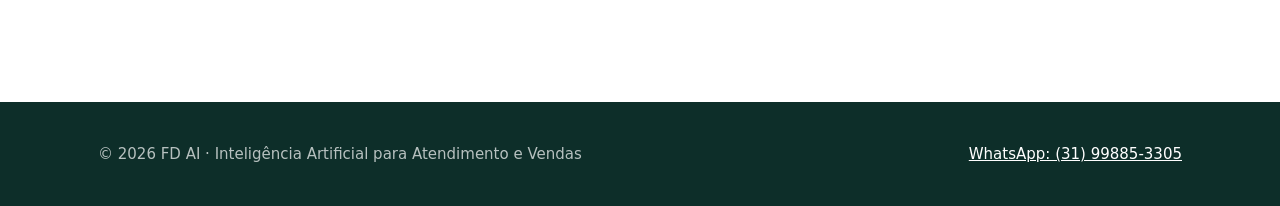
<file: chatbot-whatsapp-ia.html>
<!doctype html>
<html lang="pt-BR">
<head>
<meta charset="utf-8"><meta name="viewport" content="width=device-width,initial-scale=1">
<title>Chatbot WhatsApp com IA: diferenças e como funciona | FD AI</title>
<meta name="description" content="Chatbot ou IA no WhatsApp? Entenda a diferença entre chatbot de regras e IA conversacional e como usar cada um na sua empresa.">
<meta name="robots" content="index,follow,max-image-preview:large">
<link rel="canonical" href="https://fdai.site/chatbot-whatsapp-ia.html">
<meta property="og:locale" content="pt_BR"><meta property="og:type" content="article">
<meta property="og:title" content="Chatbot WhatsApp com IA: diferenças e como funciona | FD AI">
<meta property="og:description" content="Chatbot ou IA no WhatsApp? Entenda a diferença entre chatbot de regras e IA conversacional e como usar cada um na sua empresa.">
<meta property="og:url" content="https://fdai.site/chatbot-whatsapp-ia.html"><meta property="og:site_name" content="FD AI">
<meta name="twitter:card" content="summary">
<link rel="stylesheet" href="/style.css">
<script type="application/ld+json">{"@context": "https://schema.org", "@type": "FAQPage", "mainEntity": [{"@type": "Question", "name": "IA elimina todos os menus?", "acceptedAnswer": {"@type": "Answer", "text": "Não obrigatoriamente. Algumas etapas podem usar regras ou botões quando isso torna o processo mais previsível."}}, {"@type": "Question", "name": "Qual é melhor: chatbot ou IA?", "acceptedAnswer": {"@type": "Answer", "text": "Depende do atendimento. Para conversas variadas, a IA tem mais flexibilidade. Para escolhas rígidas, menus podem ser mais eficientes."}}, {"@type": "Question", "name": "O chatbot com IA funciona 24h?", "acceptedAnswer": {"@type": "Answer", "text": "Sim. A IA atende a qualquer hora, sem precisar de alguém disponível."}}]}</script>
<script type="application/ld+json">{"@context":"https://schema.org","@type":"Organization","name":"FD AI","url":"https://fdai.site"}</script>
</head>
<body>
<div class="wrap">
<nav class="nav">
<a class="brand" href="/">FD AI</a>
<div class="navlinks">
<a href="/#como-funciona">Como funciona</a>
<a href="/#implantacao">Implantação</a>
<a href="/#faq">Dúvidas</a>
<a class="btn" href="https://wa.me/5531998853305?text=Ol%C3%A1%21%20Vi%20a%20p%C3%A1gina%20Chatbot%20WhatsApp%20com%20IA%20da%20FD%20AI%20e%20quero%20saber%20como%20funciona." target="_blank" rel="noopener">Ver a IA funcionando</a>
</div>
</nav>
</div>

<div class="wrap">
<div class="breadcrumb"><a href="/">Início</a> › Chatbot WhatsApp com IA</div>

<section class="hero">
<div>
<div class="eyebrow">FD AI · Atendimento e vendas</div>
<h1>Chatbot WhatsApp com IA</h1>
<p>Menus fixos e IA conversacional resolvem problemas diferentes. Entenda quando usar cada um.</p>
<a class="btn" href="https://wa.me/5531998853305?text=Ol%C3%A1%21%20Vi%20a%20p%C3%A1gina%20Chatbot%20WhatsApp%20com%20IA%20da%20FD%20AI%20e%20quero%20saber%20como%20funciona." target="_blank" rel="noopener">Quero ver funcionando</a>
</div>
<div class="hero-card">
<h3>O que a FD AI pode configurar</h3>
<p>Atendimento inicial, respostas com base nas informações da empresa, perguntas de qualificação, follow-up e encaminhamento para uma pessoa.</p>
<p class="small">Configuração personalizada · Testes e ajustes · Suporte técnico</p>
</div>
</section>

<section class="section tight">
<article class="article">
<h2>Chatbot de regras versus IA conversacional</h2>
<p>Chatbot de regras funciona com árvores de decisão e menus fixos: "digite 1 para vendas, 2 para suporte". Ele é previsível, barato e funciona bem para fluxos simples onde as opções são limitadas. Mas quando o cliente escreve em linguagem livre — "quero saber sobre o plano para minha empresa" — o chatbot de regras não entende e trava.</p>
<p>A <a href="/ia-atendimento-whatsapp.html">IA conversacional</a> interpreta linguagem natural, entende contexto e gera respostas únicas para cada conversa. Ela não segue um roteiro fixo: adapta-se ao que o cliente escreve. Quando o lead diz "preciso de algo para minha equipe de 10 pessoas", a IA entende que é uma demanda corporativa e ajusta a conversa.</p>
<p>Na prática, os dois podem coexistir. Para triagem simples (selecionar departamento, por exemplo), regras fixas são mais rápidas. Para conversas variadas e consultivas, a IA é indispensável.</p>

<h2>O que um chatbot com IA faz no WhatsApp</h2>
<p>Um chatbot com IA no WhatsApp vai além de responder perguntas frequentes. Ele conduz o primeiro atendimento com naturalidade, faz perguntas de <a href="/qualificacao-de-leads-com-ia.html">qualificação</a> personalizadas para cada empresa, coleta dados estruturados (nome, cidade, necessidade, orçamento), executa <a href="/follow-up-automatico-whatsapp.html">follow-up automático</a> para leads que pararam de responder, e transfere para o vendedor com um resumo completo do que foi conversado.</p>
<p>A configuração é feita sob medida. Cada empresa tem perguntas diferentes, regras diferentes e um processo comercial diferente. Não existe chatbot com IA genérico que funciona para todos.</p>

<h2>Quando o chatbot simples é suficiente</h2>
<p>Se a empresa tem um fluxo previsível com poucas opções (restaurante com cardápio, loja com 3 categorias de produto, consultório com agendamento simples), um chatbot de regras pode resolver sem a complexidade de uma IA. O custo é menor e a configuração é mais rápida.</p>
<p>Mas quando as conversas são variadas, os leads fazem perguntas diferentes, a venda envolve consultoria e o volume é alto, o chatbot de regras vai frustrar o cliente e perder oportunidades.</p>

<h2>Como a FD AI trabalha</h2>
<p>A FD AI configura o chatbot com IA para a operação específica de cada empresa. O processo inclui mapeamento da operação comercial, configuração das regras, perguntas e tom de voz, período de testes com ajustes e ativação em produção. O prazo é de até 30 dias.</p>
<p>A empresa não precisa entender de tecnologia. Precisa explicar como funciona o negócio. O restante fica com a gente.</p>
<div class="related"><p><b>Leia também:</b></p><a href="/ia-atendimento-whatsapp.html">IA para atendimento no WhatsApp</a><a href="/atendimento-automatico-whatsapp.html">Atendimento automático no WhatsApp</a><a href="/automatizar-atendimento-whatsapp.html">Como automatizar o atendimento no WhatsApp</a><a href="/qualificacao-de-leads-com-ia.html">Qualificação de leads com IA</a></div>
<a class="btn" href="https://wa.me/5531998853305?text=Ol%C3%A1%21%20Vi%20a%20p%C3%A1gina%20Chatbot%20WhatsApp%20com%20IA%20da%20FD%20AI%20e%20quero%20saber%20como%20funciona." target="_blank" rel="noopener">Falar com a FD AI</a>
</article>
</section>

<section class="section faq">
<div class="article">
<div class="eyebrow">Dúvidas</div>
<h2>Perguntas frequentes</h2>
<details><summary>IA elimina todos os menus?</summary><p>Não obrigatoriamente. Algumas etapas podem usar regras ou botões quando isso torna o processo mais previsível.</p></details>
<details><summary>Qual é melhor: chatbot ou IA?</summary><p>Depende do atendimento. Para conversas variadas, a IA tem mais flexibilidade. Para escolhas rígidas, menus podem ser mais eficientes.</p></details>
<details><summary>O chatbot com IA funciona 24h?</summary><p>Sim. A IA atende a qualquer hora, sem precisar de alguém disponível.</p></details>

</div>
</section>
</div>

<footer class="footer">
<div class="wrap footergrid">
<div>© 2026 FD AI · Inteligência Artificial para Atendimento e Vendas</div>
<div><a href="https://wa.me/5531998853305?text=Ol%C3%A1%21%20Vi%20a%20p%C3%A1gina%20Chatbot%20WhatsApp%20com%20IA%20da%20FD%20AI%20e%20quero%20saber%20como%20funciona." target="_blank" rel="noopener">WhatsApp: (31) 99885-3305</a></div>
</div>
</footer>
</body>
</html>
</file>
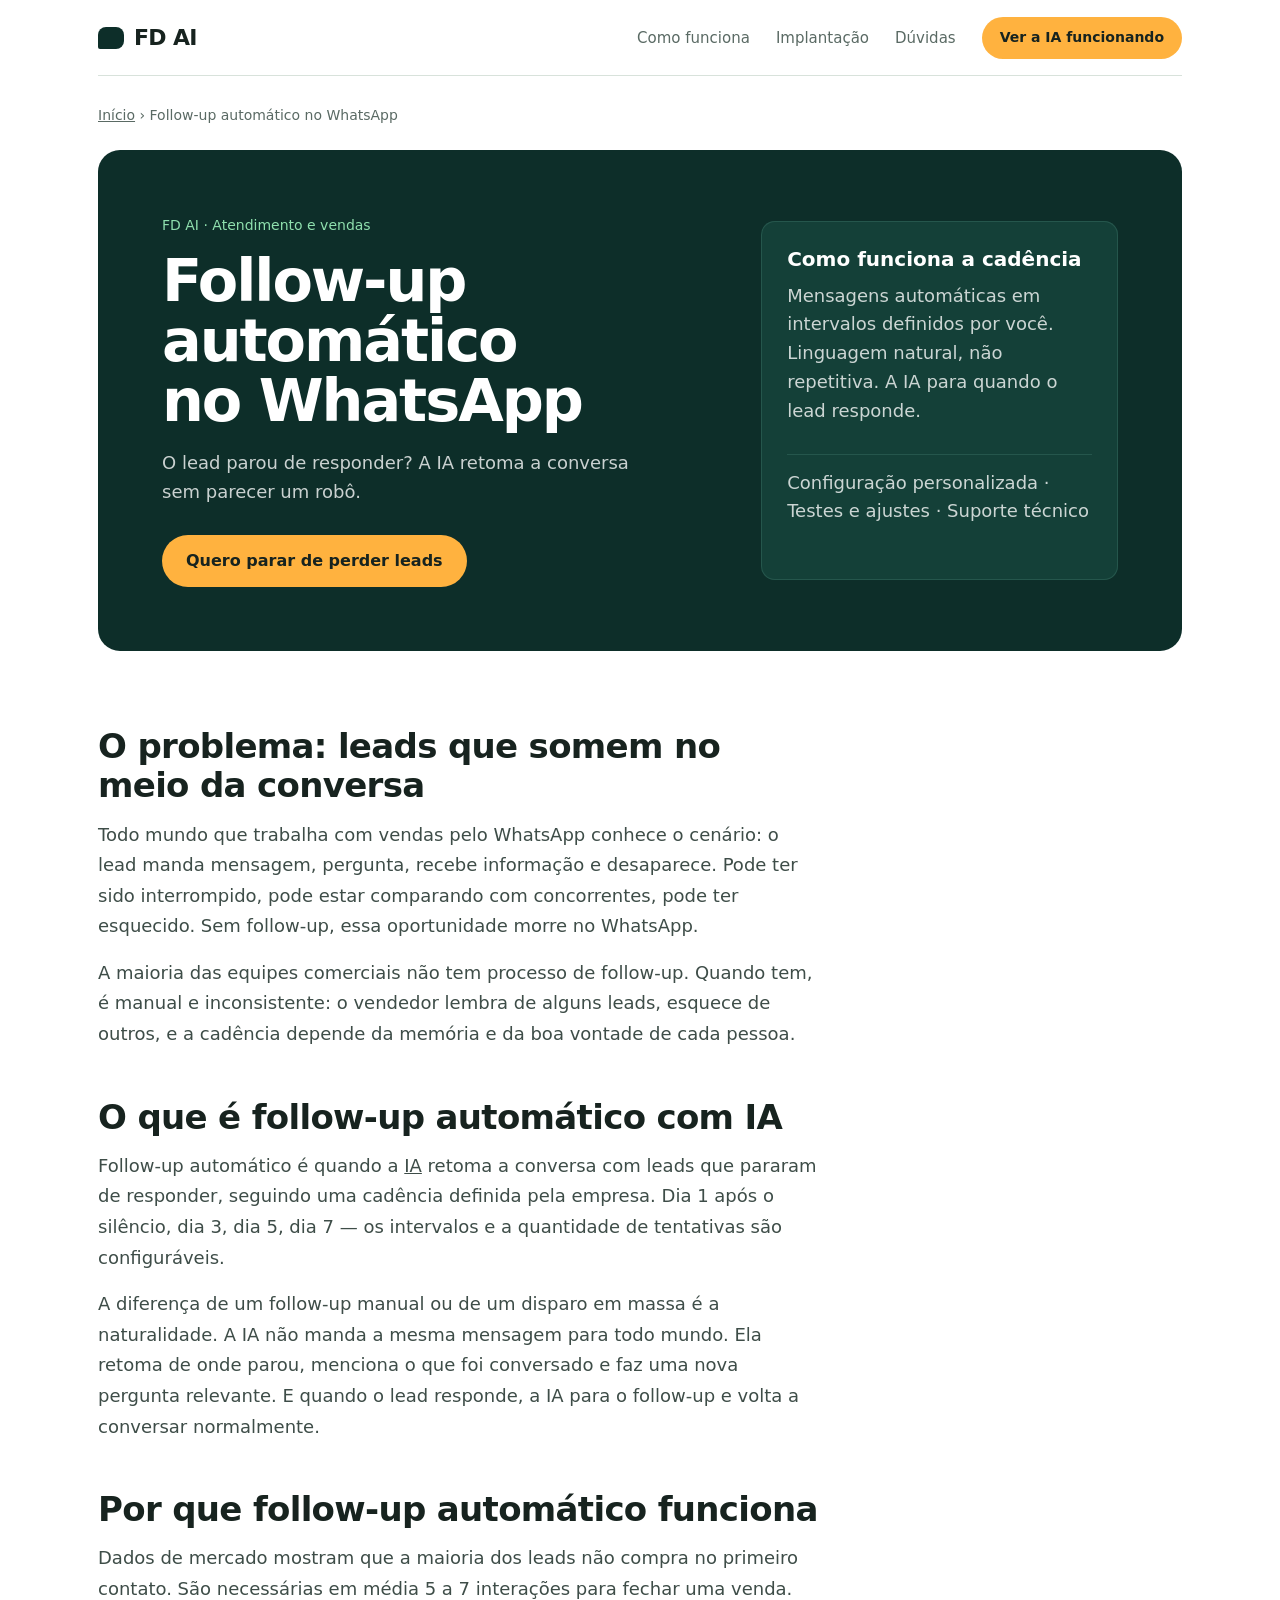
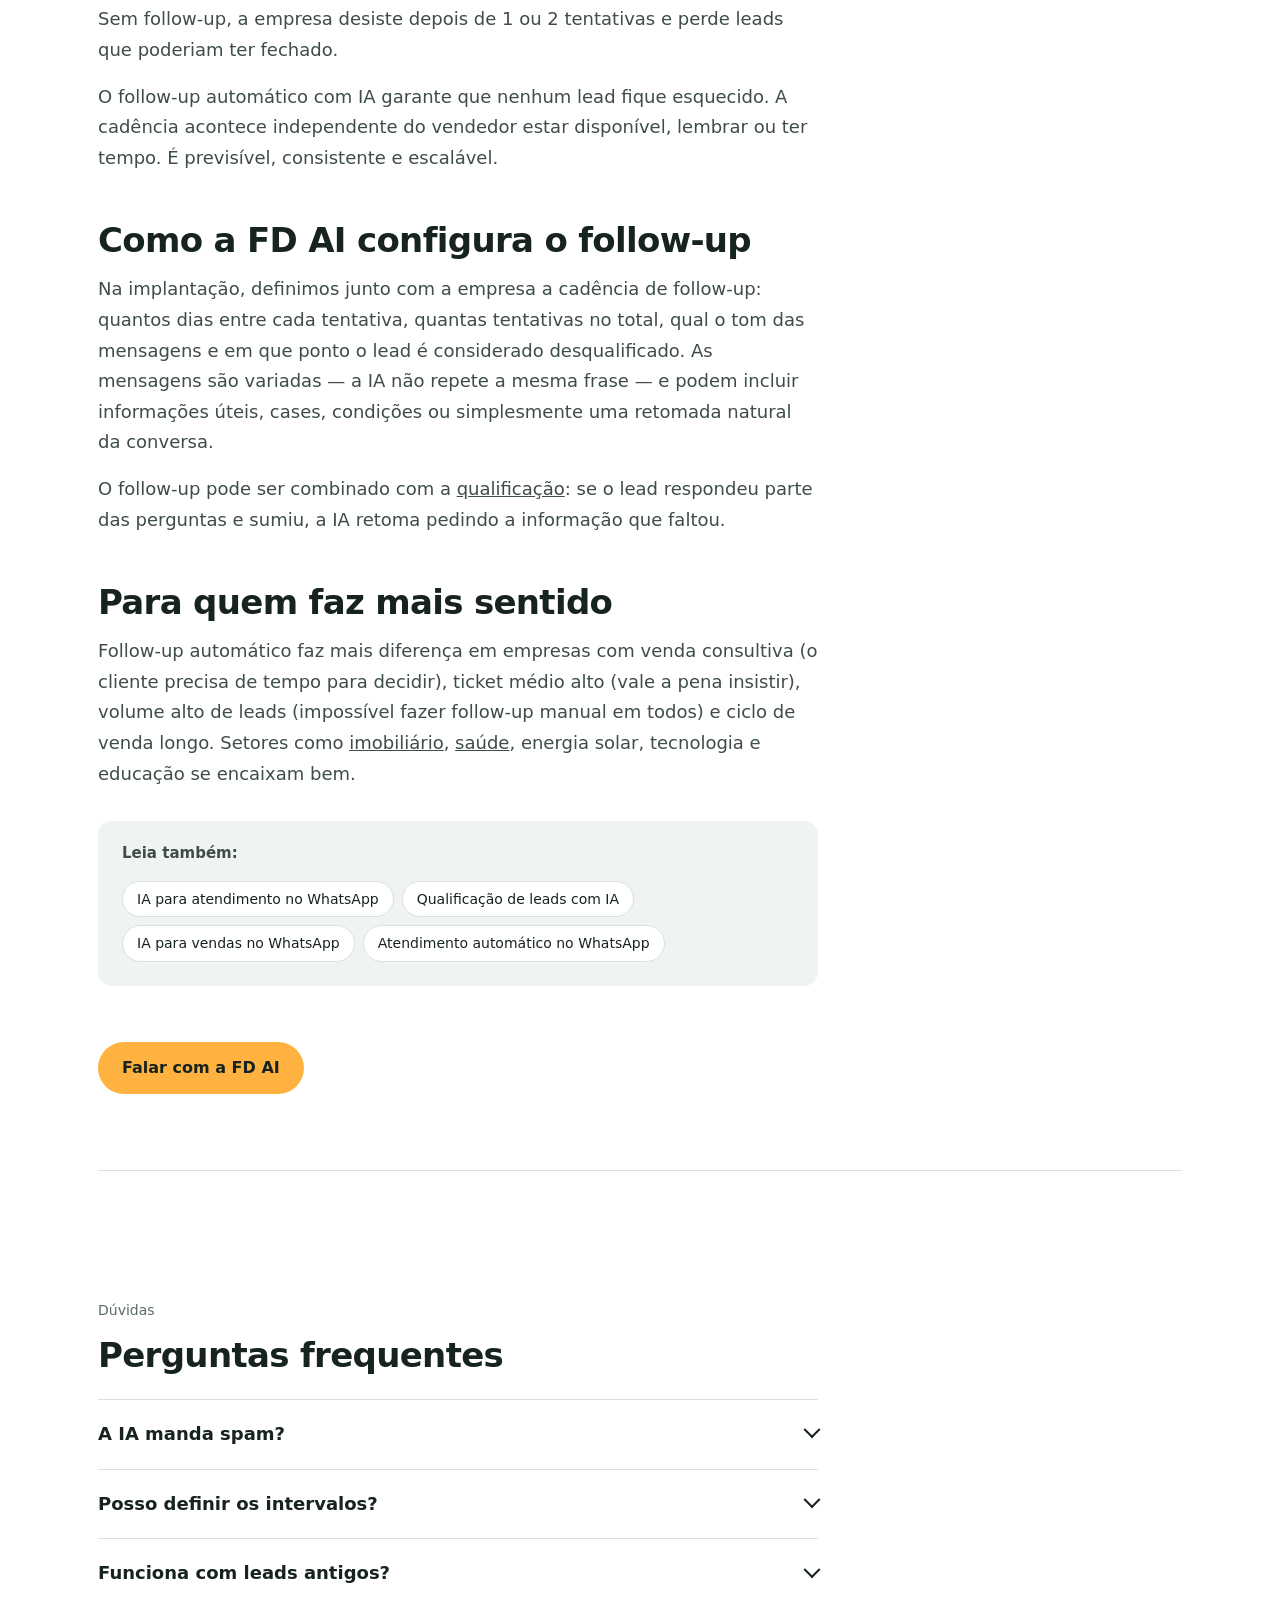
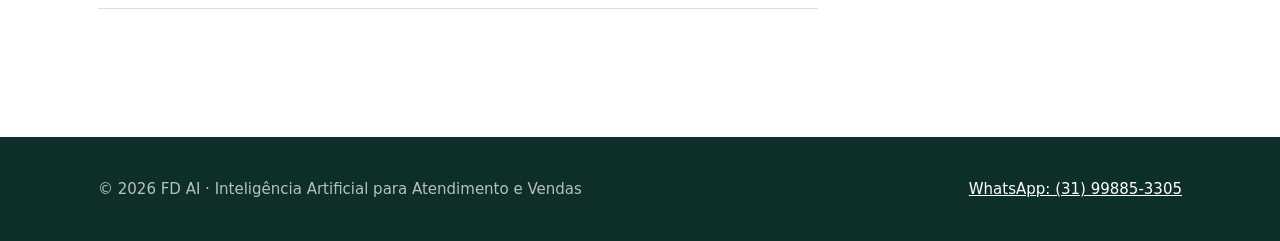
<file: follow-up-automatico-whatsapp.html>
<!doctype html>
<html lang="pt-BR">
<head>
<meta charset="utf-8"><meta name="viewport" content="width=device-width,initial-scale=1">
<title>Follow-up Automático no WhatsApp com IA: como recuperar leads | FD AI</title>
<meta name="description" content="Aprenda como fazer follow-up automático no WhatsApp com IA para recuperar leads que pararam de responder e não perder vendas.">
<meta name="robots" content="index,follow,max-image-preview:large">
<link rel="canonical" href="https://fdai.site/follow-up-automatico-whatsapp.html">
<meta property="og:locale" content="pt_BR"><meta property="og:type" content="article">
<meta property="og:title" content="Follow-up Automático no WhatsApp com IA: como recuperar leads | FD AI">
<meta property="og:description" content="Aprenda como fazer follow-up automático no WhatsApp com IA para recuperar leads que pararam de responder e não perder vendas.">
<meta property="og:url" content="https://fdai.site/follow-up-automatico-whatsapp.html"><meta property="og:site_name" content="FD AI">
<meta name="twitter:card" content="summary">
<link rel="stylesheet" href="/style.css">
<script type="application/ld+json">{"@context": "https://schema.org", "@type": "FAQPage", "mainEntity": [{"@type": "Question", "name": "A IA manda spam?", "acceptedAnswer": {"@type": "Answer", "text": "Não. O follow-up segue uma cadência definida, com mensagens naturais, e para quando o lead responde."}}, {"@type": "Question", "name": "Posso definir os intervalos?", "acceptedAnswer": {"@type": "Answer", "text": "Sim. Você escolhe os dias e a quantidade de tentativas. Configuramos conforme o ciclo de venda da empresa."}}, {"@type": "Question", "name": "Funciona com leads antigos?", "acceptedAnswer": {"@type": "Answer", "text": "Pode funcionar, dependendo de quanto tempo passou e da qualidade do contato. Avaliamos caso a caso."}}]}</script>
<script type="application/ld+json">{"@context":"https://schema.org","@type":"Organization","name":"FD AI","url":"https://fdai.site"}</script>
</head>
<body>
<div class="wrap">
<nav class="nav">
<a class="brand" href="/">FD AI</a>
<div class="navlinks">
<a href="/#como-funciona">Como funciona</a>
<a href="/#implantacao">Implantação</a>
<a href="/#faq">Dúvidas</a>
<a class="btn" href="https://wa.me/5531998853305?text=Ol%C3%A1%21%20Vi%20a%20p%C3%A1gina%20Follow-up%20autom%C3%A1tico%20no%20WhatsApp%20da%20FD%20AI%20e%20quero%20saber%20como%20funciona." target="_blank" rel="noopener">Ver a IA funcionando</a>
</div>
</nav>
</div>

<div class="wrap">
<div class="breadcrumb"><a href="/">Início</a> › Follow-up automático no WhatsApp</div>

<section class="hero">
<div>
<div class="eyebrow">FD AI · Atendimento e vendas</div>
<h1>Follow-up automático no WhatsApp</h1>
<p>O lead parou de responder? A IA retoma a conversa sem parecer um robô.</p>
<a class="btn" href="https://wa.me/5531998853305?text=Ol%C3%A1%21%20Vi%20a%20p%C3%A1gina%20Follow-up%20autom%C3%A1tico%20no%20WhatsApp%20da%20FD%20AI%20e%20quero%20saber%20como%20funciona." target="_blank" rel="noopener">Quero parar de perder leads</a>
</div>
<div class="hero-card">
<h3>Como funciona a cadência</h3>
<p>Mensagens automáticas em intervalos definidos por você. Linguagem natural, não repetitiva. A IA para quando o lead responde.</p>
<p class="small">Configuração personalizada · Testes e ajustes · Suporte técnico</p>
</div>
</section>

<section class="section tight">
<article class="article">
<h2>O problema: leads que somem no meio da conversa</h2>
<p>Todo mundo que trabalha com vendas pelo WhatsApp conhece o cenário: o lead manda mensagem, pergunta, recebe informação e desaparece. Pode ter sido interrompido, pode estar comparando com concorrentes, pode ter esquecido. Sem follow-up, essa oportunidade morre no WhatsApp.</p>
<p>A maioria das equipes comerciais não tem processo de follow-up. Quando tem, é manual e inconsistente: o vendedor lembra de alguns leads, esquece de outros, e a cadência depende da memória e da boa vontade de cada pessoa.</p>

<h2>O que é follow-up automático com IA</h2>
<p>Follow-up automático é quando a <a href="/ia-atendimento-whatsapp.html">IA</a> retoma a conversa com leads que pararam de responder, seguindo uma cadência definida pela empresa. Dia 1 após o silêncio, dia 3, dia 5, dia 7 — os intervalos e a quantidade de tentativas são configuráveis.</p>
<p>A diferença de um follow-up manual ou de um disparo em massa é a naturalidade. A IA não manda a mesma mensagem para todo mundo. Ela retoma de onde parou, menciona o que foi conversado e faz uma nova pergunta relevante. E quando o lead responde, a IA para o follow-up e volta a conversar normalmente.</p>

<h2>Por que follow-up automático funciona</h2>
<p>Dados de mercado mostram que a maioria dos leads não compra no primeiro contato. São necessárias em média 5 a 7 interações para fechar uma venda. Sem follow-up, a empresa desiste depois de 1 ou 2 tentativas e perde leads que poderiam ter fechado.</p>
<p>O follow-up automático com IA garante que nenhum lead fique esquecido. A cadência acontece independente do vendedor estar disponível, lembrar ou ter tempo. É previsível, consistente e escalável.</p>

<h2>Como a FD AI configura o follow-up</h2>
<p>Na implantação, definimos junto com a empresa a cadência de follow-up: quantos dias entre cada tentativa, quantas tentativas no total, qual o tom das mensagens e em que ponto o lead é considerado desqualificado. As mensagens são variadas — a IA não repete a mesma frase — e podem incluir informações úteis, cases, condições ou simplesmente uma retomada natural da conversa.</p>
<p>O follow-up pode ser combinado com a <a href="/qualificacao-de-leads-com-ia.html">qualificação</a>: se o lead respondeu parte das perguntas e sumiu, a IA retoma pedindo a informação que faltou.</p>

<h2>Para quem faz mais sentido</h2>
<p>Follow-up automático faz mais diferença em empresas com venda consultiva (o cliente precisa de tempo para decidir), ticket médio alto (vale a pena insistir), volume alto de leads (impossível fazer follow-up manual em todos) e ciclo de venda longo. Setores como <a href="/chatbot-para-imobiliaria.html">imobiliário</a>, <a href="/ia-atendimento-clinica.html">saúde</a>, energia solar, tecnologia e educação se encaixam bem.</p>
<div class="related"><p><b>Leia também:</b></p><a href="/ia-atendimento-whatsapp.html">IA para atendimento no WhatsApp</a><a href="/qualificacao-de-leads-com-ia.html">Qualificação de leads com IA</a><a href="/ia-para-vendas.html">IA para vendas no WhatsApp</a><a href="/atendimento-automatico-whatsapp.html">Atendimento automático no WhatsApp</a></div>
<a class="btn" href="https://wa.me/5531998853305?text=Ol%C3%A1%21%20Vi%20a%20p%C3%A1gina%20Follow-up%20autom%C3%A1tico%20no%20WhatsApp%20da%20FD%20AI%20e%20quero%20saber%20como%20funciona." target="_blank" rel="noopener">Falar com a FD AI</a>
</article>
</section>

<section class="section faq">
<div class="article">
<div class="eyebrow">Dúvidas</div>
<h2>Perguntas frequentes</h2>
<details><summary>A IA manda spam?</summary><p>Não. O follow-up segue uma cadência definida, com mensagens naturais, e para quando o lead responde.</p></details>
<details><summary>Posso definir os intervalos?</summary><p>Sim. Você escolhe os dias e a quantidade de tentativas. Configuramos conforme o ciclo de venda da empresa.</p></details>
<details><summary>Funciona com leads antigos?</summary><p>Pode funcionar, dependendo de quanto tempo passou e da qualidade do contato. Avaliamos caso a caso.</p></details>

</div>
</section>
</div>

<footer class="footer">
<div class="wrap footergrid">
<div>© 2026 FD AI · Inteligência Artificial para Atendimento e Vendas</div>
<div><a href="https://wa.me/5531998853305?text=Ol%C3%A1%21%20Vi%20a%20p%C3%A1gina%20Follow-up%20autom%C3%A1tico%20no%20WhatsApp%20da%20FD%20AI%20e%20quero%20saber%20como%20funciona." target="_blank" rel="noopener">WhatsApp: (31) 99885-3305</a></div>
</div>
</footer>
</body>
</html>
</file>
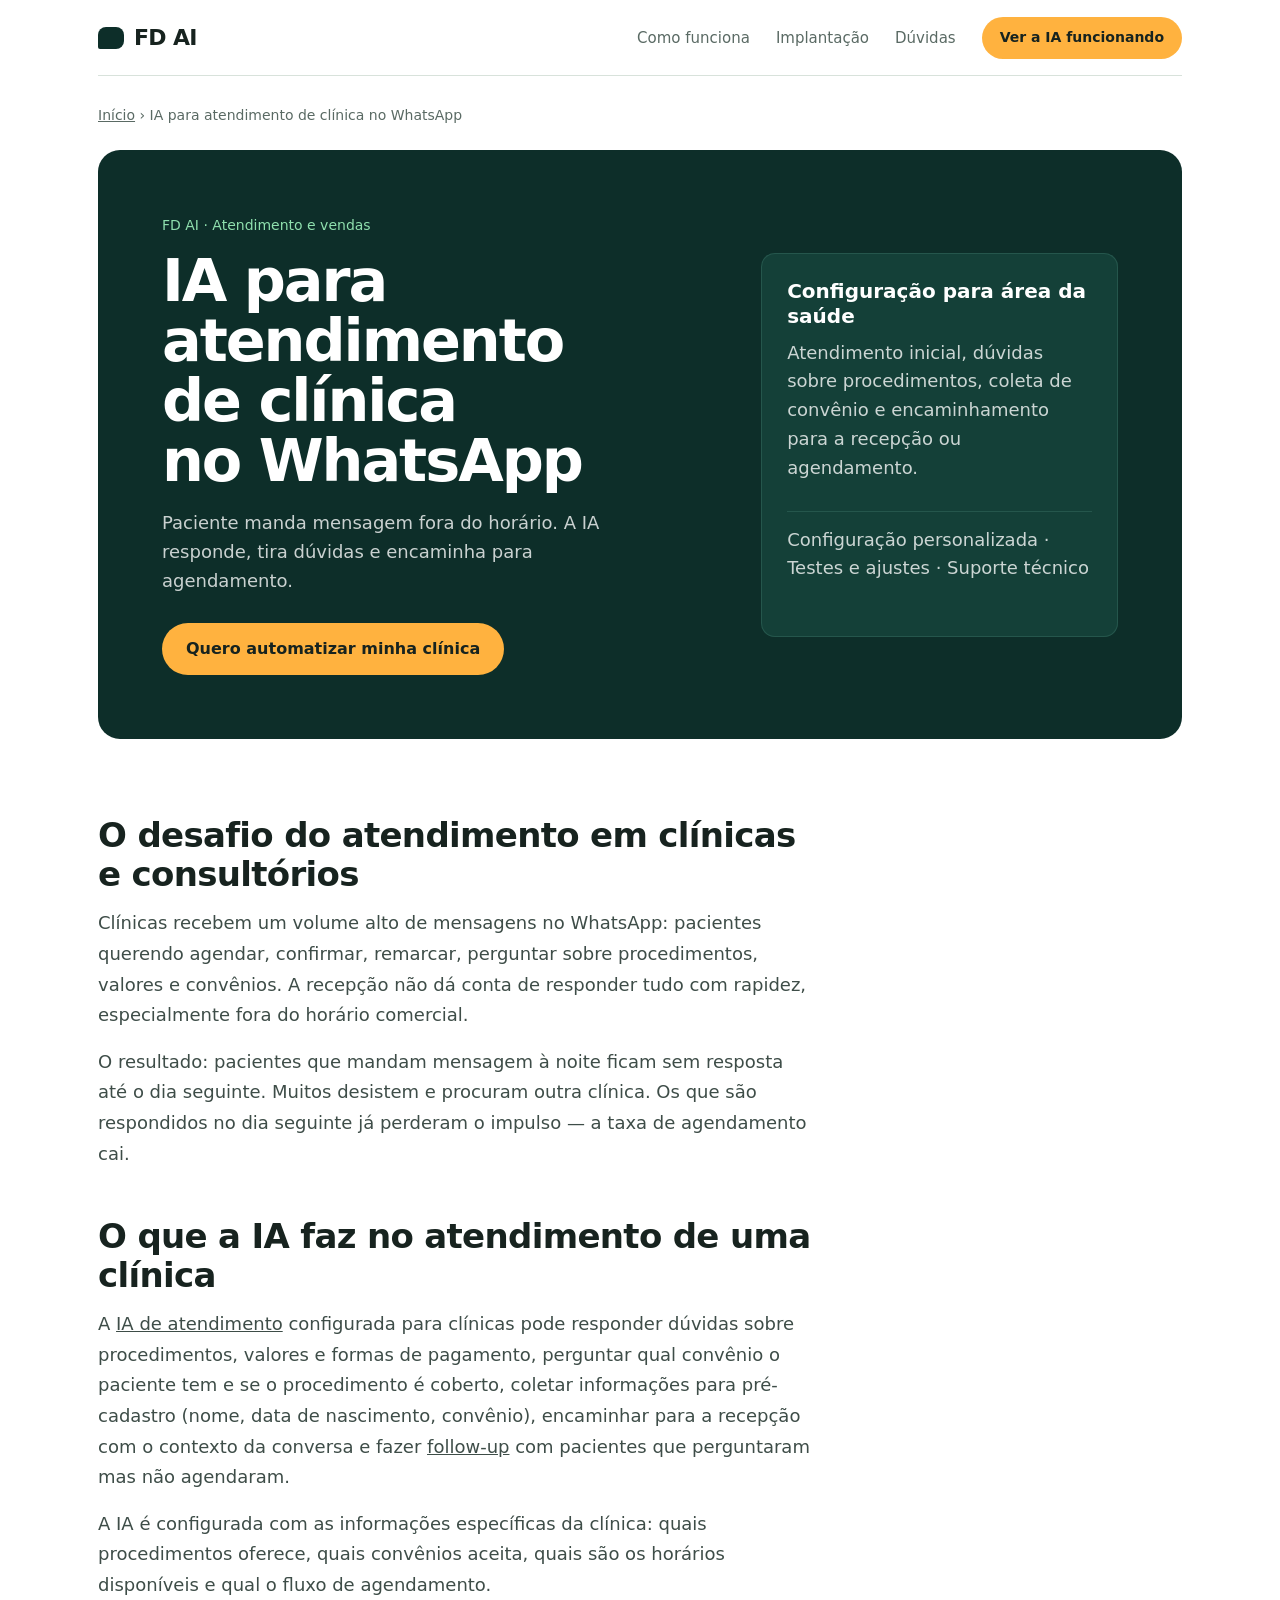
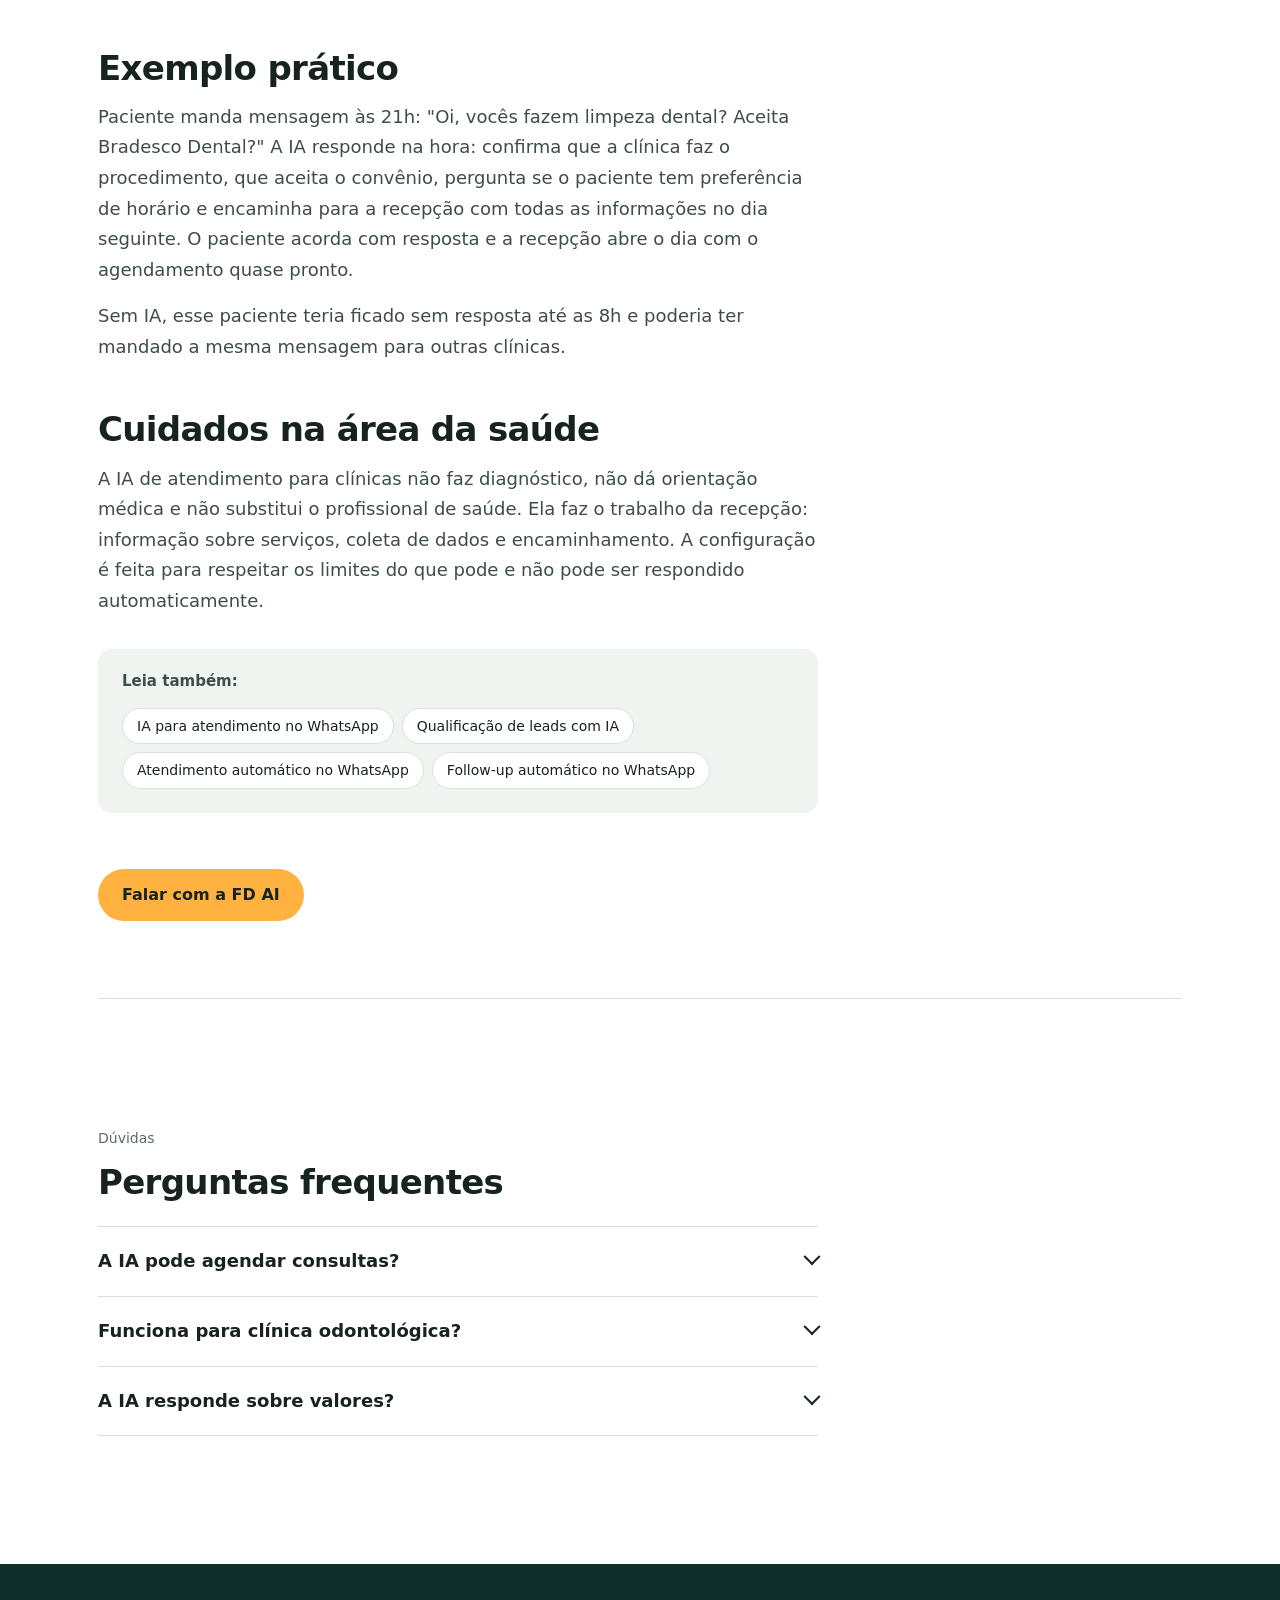
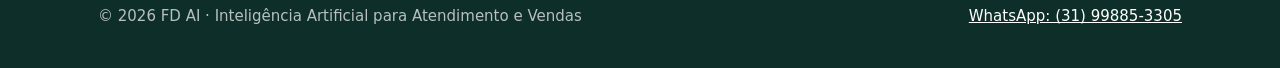
<file: ia-atendimento-clinica.html>
<!doctype html>
<html lang="pt-BR">
<head>
<meta charset="utf-8"><meta name="viewport" content="width=device-width,initial-scale=1">
<title>IA para Atendimento de Clínica no WhatsApp | FD AI</title>
<meta name="description" content="Veja como clínicas e consultórios usam IA no WhatsApp para atender pacientes, agendar consultas e fazer follow-up automaticamente.">
<meta name="robots" content="index,follow,max-image-preview:large">
<link rel="canonical" href="https://fdai.site/ia-atendimento-clinica.html">
<meta property="og:locale" content="pt_BR"><meta property="og:type" content="article">
<meta property="og:title" content="IA para Atendimento de Clínica no WhatsApp | FD AI">
<meta property="og:description" content="Veja como clínicas e consultórios usam IA no WhatsApp para atender pacientes, agendar consultas e fazer follow-up automaticamente.">
<meta property="og:url" content="https://fdai.site/ia-atendimento-clinica.html"><meta property="og:site_name" content="FD AI">
<meta name="twitter:card" content="summary">
<link rel="stylesheet" href="/style.css">
<script type="application/ld+json">{"@context": "https://schema.org", "@type": "FAQPage", "mainEntity": [{"@type": "Question", "name": "A IA pode agendar consultas?", "acceptedAnswer": {"@type": "Answer", "text": "A IA pode coletar preferência de horário e encaminhar para a recepção. A integração direta com agenda depende do sistema usado pela clínica."}}, {"@type": "Question", "name": "Funciona para clínica odontológica?", "acceptedAnswer": {"@type": "Answer", "text": "Sim. Configuramos para qualquer especialidade: odontologia, dermatologia, estética, oftalmologia, entre outras."}}, {"@type": "Question", "name": "A IA responde sobre valores?", "acceptedAnswer": {"@type": "Answer", "text": "Se a clínica quiser, sim. Configuramos quais informações a IA pode e não pode compartilhar."}}]}</script>
<script type="application/ld+json">{"@context":"https://schema.org","@type":"Organization","name":"FD AI","url":"https://fdai.site"}</script>
</head>
<body>
<div class="wrap">
<nav class="nav">
<a class="brand" href="/">FD AI</a>
<div class="navlinks">
<a href="/#como-funciona">Como funciona</a>
<a href="/#implantacao">Implantação</a>
<a href="/#faq">Dúvidas</a>
<a class="btn" href="https://wa.me/5531998853305?text=Ol%C3%A1%21%20Vi%20a%20p%C3%A1gina%20IA%20para%20atendimento%20de%20cl%C3%ADnica%20no%20WhatsApp%20da%20FD%20AI%20e%20quero%20saber%20como%20funciona." target="_blank" rel="noopener">Ver a IA funcionando</a>
</div>
</nav>
</div>

<div class="wrap">
<div class="breadcrumb"><a href="/">Início</a> › IA para atendimento de clínica no WhatsApp</div>

<section class="hero">
<div>
<div class="eyebrow">FD AI · Atendimento e vendas</div>
<h1>IA para atendimento de clínica no WhatsApp</h1>
<p>Paciente manda mensagem fora do horário. A IA responde, tira dúvidas e encaminha para agendamento.</p>
<a class="btn" href="https://wa.me/5531998853305?text=Ol%C3%A1%21%20Vi%20a%20p%C3%A1gina%20IA%20para%20atendimento%20de%20cl%C3%ADnica%20no%20WhatsApp%20da%20FD%20AI%20e%20quero%20saber%20como%20funciona." target="_blank" rel="noopener">Quero automatizar minha clínica</a>
</div>
<div class="hero-card">
<h3>Configuração para área da saúde</h3>
<p>Atendimento inicial, dúvidas sobre procedimentos, coleta de convênio e encaminhamento para a recepção ou agendamento.</p>
<p class="small">Configuração personalizada · Testes e ajustes · Suporte técnico</p>
</div>
</section>

<section class="section tight">
<article class="article">
<h2>O desafio do atendimento em clínicas e consultórios</h2>
<p>Clínicas recebem um volume alto de mensagens no WhatsApp: pacientes querendo agendar, confirmar, remarcar, perguntar sobre procedimentos, valores e convênios. A recepção não dá conta de responder tudo com rapidez, especialmente fora do horário comercial.</p>
<p>O resultado: pacientes que mandam mensagem à noite ficam sem resposta até o dia seguinte. Muitos desistem e procuram outra clínica. Os que são respondidos no dia seguinte já perderam o impulso — a taxa de agendamento cai.</p>

<h2>O que a IA faz no atendimento de uma clínica</h2>
<p>A <a href="/ia-atendimento-whatsapp.html">IA de atendimento</a> configurada para clínicas pode responder dúvidas sobre procedimentos, valores e formas de pagamento, perguntar qual convênio o paciente tem e se o procedimento é coberto, coletar informações para pré-cadastro (nome, data de nascimento, convênio), encaminhar para a recepção com o contexto da conversa e fazer <a href="/follow-up-automatico-whatsapp.html">follow-up</a> com pacientes que perguntaram mas não agendaram.</p>
<p>A IA é configurada com as informações específicas da clínica: quais procedimentos oferece, quais convênios aceita, quais são os horários disponíveis e qual o fluxo de agendamento.</p>

<h2>Exemplo prático</h2>
<p>Paciente manda mensagem às 21h: "Oi, vocês fazem limpeza dental? Aceita Bradesco Dental?" A IA responde na hora: confirma que a clínica faz o procedimento, que aceita o convênio, pergunta se o paciente tem preferência de horário e encaminha para a recepção com todas as informações no dia seguinte. O paciente acorda com resposta e a recepção abre o dia com o agendamento quase pronto.</p>
<p>Sem IA, esse paciente teria ficado sem resposta até as 8h e poderia ter mandado a mesma mensagem para outras clínicas.</p>

<h2>Cuidados na área da saúde</h2>
<p>A IA de atendimento para clínicas não faz diagnóstico, não dá orientação médica e não substitui o profissional de saúde. Ela faz o trabalho da recepção: informação sobre serviços, coleta de dados e encaminhamento. A configuração é feita para respeitar os limites do que pode e não pode ser respondido automaticamente.</p>
<div class="related"><p><b>Leia também:</b></p><a href="/ia-atendimento-whatsapp.html">IA para atendimento no WhatsApp</a><a href="/qualificacao-de-leads-com-ia.html">Qualificação de leads com IA</a><a href="/atendimento-automatico-whatsapp.html">Atendimento automático no WhatsApp</a><a href="/follow-up-automatico-whatsapp.html">Follow-up automático no WhatsApp</a></div>
<a class="btn" href="https://wa.me/5531998853305?text=Ol%C3%A1%21%20Vi%20a%20p%C3%A1gina%20IA%20para%20atendimento%20de%20cl%C3%ADnica%20no%20WhatsApp%20da%20FD%20AI%20e%20quero%20saber%20como%20funciona." target="_blank" rel="noopener">Falar com a FD AI</a>
</article>
</section>

<section class="section faq">
<div class="article">
<div class="eyebrow">Dúvidas</div>
<h2>Perguntas frequentes</h2>
<details><summary>A IA pode agendar consultas?</summary><p>A IA pode coletar preferência de horário e encaminhar para a recepção. A integração direta com agenda depende do sistema usado pela clínica.</p></details>
<details><summary>Funciona para clínica odontológica?</summary><p>Sim. Configuramos para qualquer especialidade: odontologia, dermatologia, estética, oftalmologia, entre outras.</p></details>
<details><summary>A IA responde sobre valores?</summary><p>Se a clínica quiser, sim. Configuramos quais informações a IA pode e não pode compartilhar.</p></details>

</div>
</section>
</div>

<footer class="footer">
<div class="wrap footergrid">
<div>© 2026 FD AI · Inteligência Artificial para Atendimento e Vendas</div>
<div><a href="https://wa.me/5531998853305?text=Ol%C3%A1%21%20Vi%20a%20p%C3%A1gina%20IA%20para%20atendimento%20de%20cl%C3%ADnica%20no%20WhatsApp%20da%20FD%20AI%20e%20quero%20saber%20como%20funciona." target="_blank" rel="noopener">WhatsApp: (31) 99885-3305</a></div>
</div>
</footer>
</body>
</html>
</file>
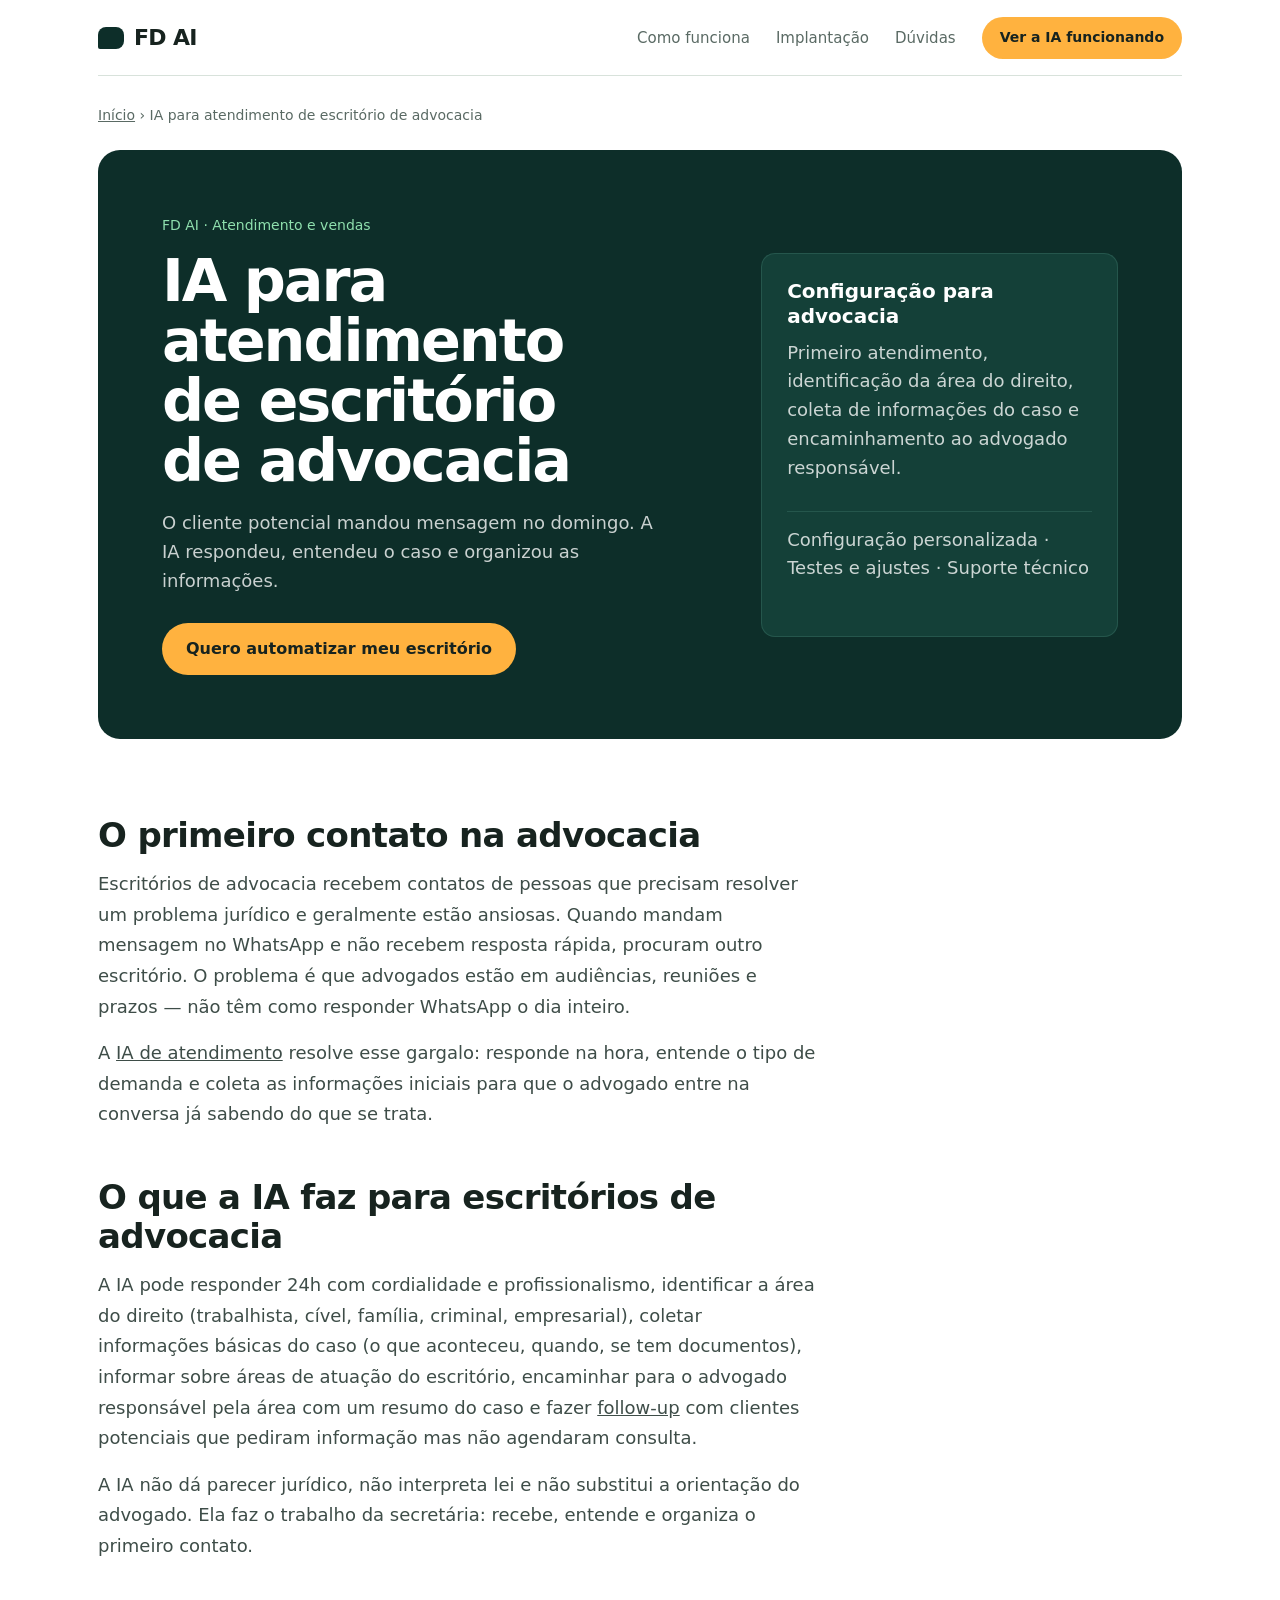
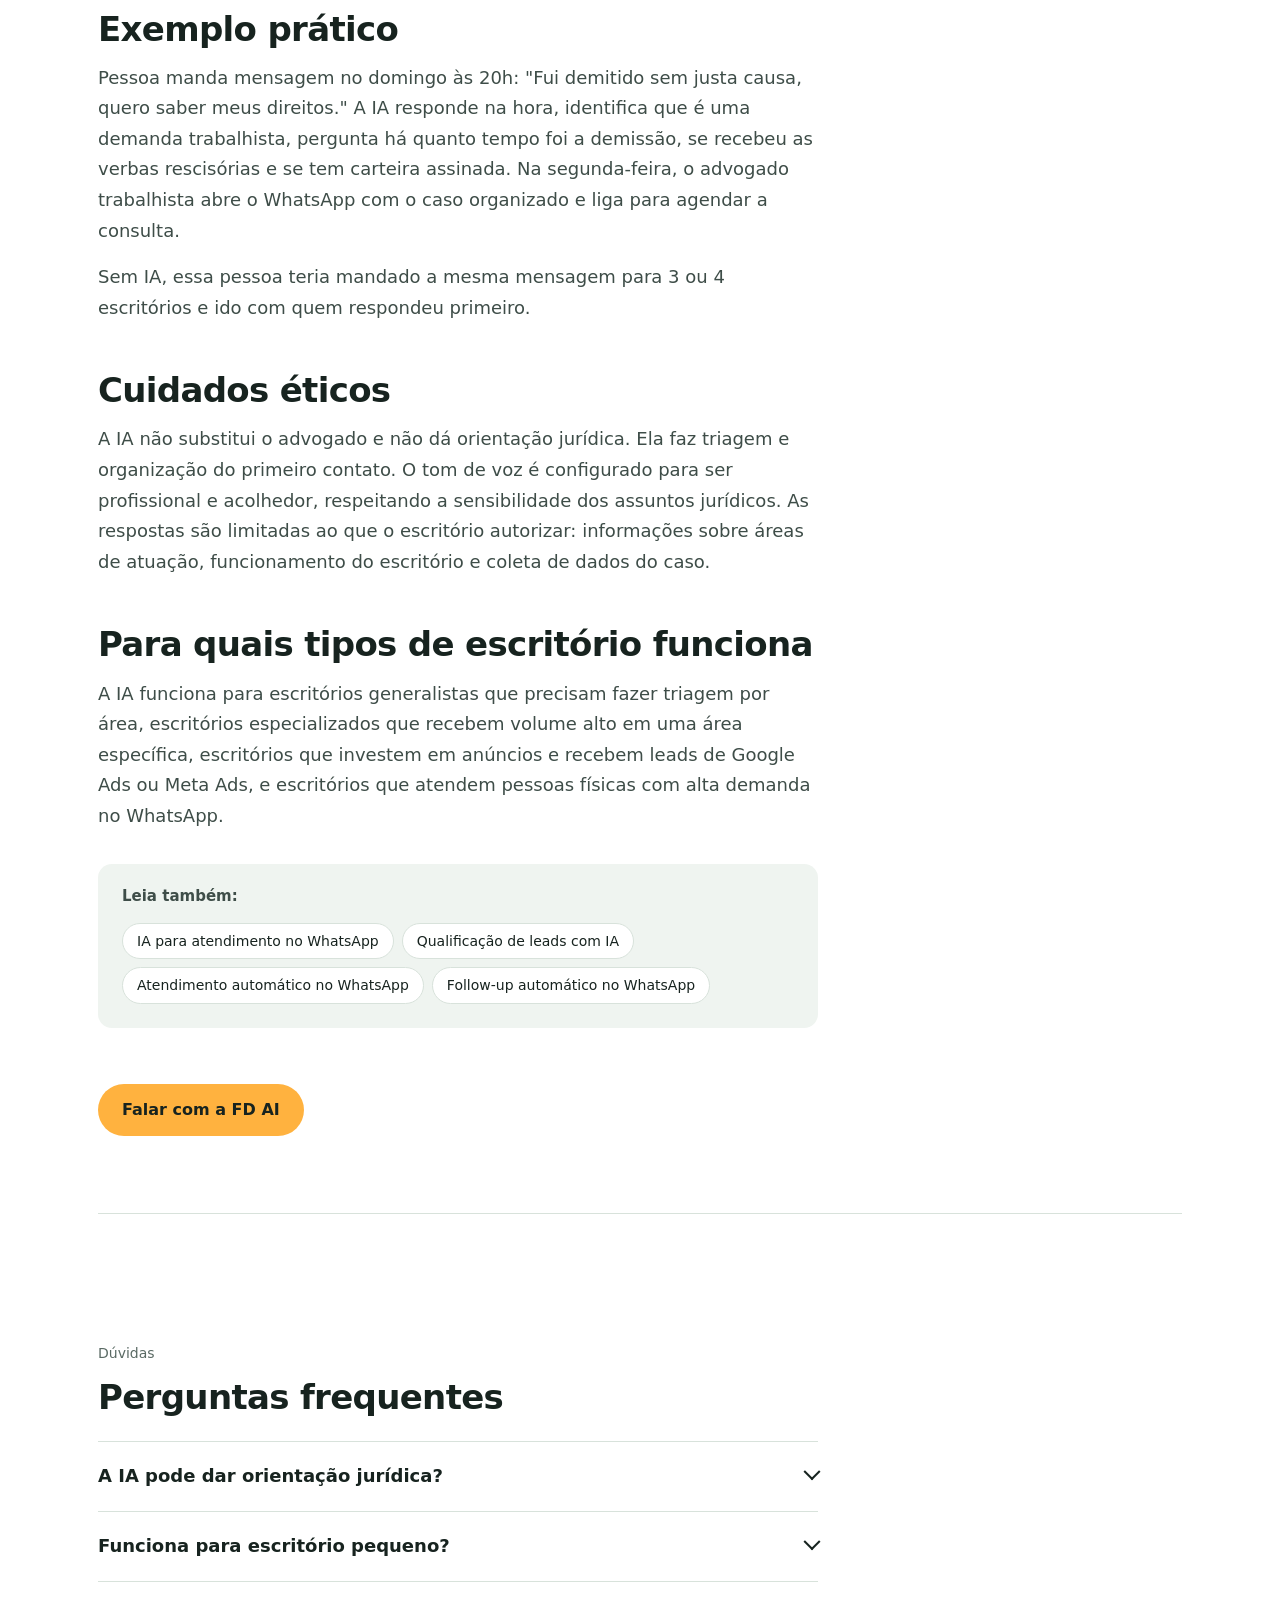
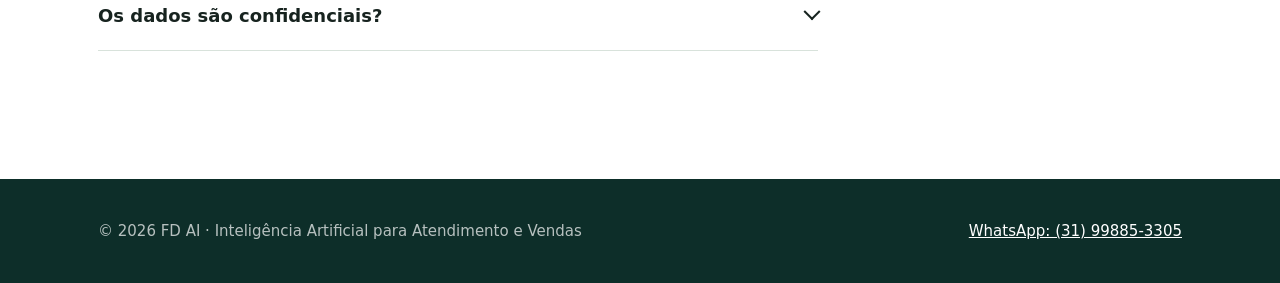
<file: ia-atendimento-escritorio-advocacia.html>
<!doctype html>
<html lang="pt-BR">
<head>
<meta charset="utf-8"><meta name="viewport" content="width=device-width,initial-scale=1">
<title>IA para Atendimento de Escritório de Advocacia no WhatsApp | FD AI</title>
<meta name="description" content="Veja como escritórios de advocacia usam IA no WhatsApp para atender consultas, qualificar clientes e organizar o primeiro contato.">
<meta name="robots" content="index,follow,max-image-preview:large">
<link rel="canonical" href="https://fdai.site/ia-atendimento-escritorio-advocacia.html">
<meta property="og:locale" content="pt_BR"><meta property="og:type" content="article">
<meta property="og:title" content="IA para Atendimento de Escritório de Advocacia no WhatsApp | FD AI">
<meta property="og:description" content="Veja como escritórios de advocacia usam IA no WhatsApp para atender consultas, qualificar clientes e organizar o primeiro contato.">
<meta property="og:url" content="https://fdai.site/ia-atendimento-escritorio-advocacia.html"><meta property="og:site_name" content="FD AI">
<meta name="twitter:card" content="summary">
<link rel="stylesheet" href="/style.css">
<script type="application/ld+json">{"@context": "https://schema.org", "@type": "FAQPage", "mainEntity": [{"@type": "Question", "name": "A IA pode dar orientação jurídica?", "acceptedAnswer": {"@type": "Answer", "text": "Não. A IA faz triagem, coleta informações e encaminha. A orientação jurídica é exclusiva do advogado."}}, {"@type": "Question", "name": "Funciona para escritório pequeno?", "acceptedAnswer": {"@type": "Answer", "text": "Sim. É especialmente útil para escritórios com poucos advogados que não têm secretária disponível o tempo todo."}}, {"@type": "Question", "name": "Os dados são confidenciais?", "acceptedAnswer": {"@type": "Answer", "text": "A IA trata as informações com o mesmo cuidado que uma secretária treinada. As conversas ficam restritas ao WhatsApp da empresa."}}]}</script>
<script type="application/ld+json">{"@context":"https://schema.org","@type":"Organization","name":"FD AI","url":"https://fdai.site"}</script>
</head>
<body>
<div class="wrap">
<nav class="nav">
<a class="brand" href="/">FD AI</a>
<div class="navlinks">
<a href="/#como-funciona">Como funciona</a>
<a href="/#implantacao">Implantação</a>
<a href="/#faq">Dúvidas</a>
<a class="btn" href="https://wa.me/5531998853305?text=Ol%C3%A1%21%20Vi%20a%20p%C3%A1gina%20IA%20para%20atendimento%20de%20escrit%C3%B3rio%20de%20advocacia%20da%20FD%20AI%20e%20quero%20saber%20como%20funciona." target="_blank" rel="noopener">Ver a IA funcionando</a>
</div>
</nav>
</div>

<div class="wrap">
<div class="breadcrumb"><a href="/">Início</a> › IA para atendimento de escritório de advocacia</div>

<section class="hero">
<div>
<div class="eyebrow">FD AI · Atendimento e vendas</div>
<h1>IA para atendimento de escritório de advocacia</h1>
<p>O cliente potencial mandou mensagem no domingo. A IA respondeu, entendeu o caso e organizou as informações.</p>
<a class="btn" href="https://wa.me/5531998853305?text=Ol%C3%A1%21%20Vi%20a%20p%C3%A1gina%20IA%20para%20atendimento%20de%20escrit%C3%B3rio%20de%20advocacia%20da%20FD%20AI%20e%20quero%20saber%20como%20funciona." target="_blank" rel="noopener">Quero automatizar meu escritório</a>
</div>
<div class="hero-card">
<h3>Configuração para advocacia</h3>
<p>Primeiro atendimento, identificação da área do direito, coleta de informações do caso e encaminhamento ao advogado responsável.</p>
<p class="small">Configuração personalizada · Testes e ajustes · Suporte técnico</p>
</div>
</section>

<section class="section tight">
<article class="article">
<h2>O primeiro contato na advocacia</h2>
<p>Escritórios de advocacia recebem contatos de pessoas que precisam resolver um problema jurídico e geralmente estão ansiosas. Quando mandam mensagem no WhatsApp e não recebem resposta rápida, procuram outro escritório. O problema é que advogados estão em audiências, reuniões e prazos — não têm como responder WhatsApp o dia inteiro.</p>
<p>A <a href="/ia-atendimento-whatsapp.html">IA de atendimento</a> resolve esse gargalo: responde na hora, entende o tipo de demanda e coleta as informações iniciais para que o advogado entre na conversa já sabendo do que se trata.</p>

<h2>O que a IA faz para escritórios de advocacia</h2>
<p>A IA pode responder 24h com cordialidade e profissionalismo, identificar a área do direito (trabalhista, cível, família, criminal, empresarial), coletar informações básicas do caso (o que aconteceu, quando, se tem documentos), informar sobre áreas de atuação do escritório, encaminhar para o advogado responsável pela área com um resumo do caso e fazer <a href="/follow-up-automatico-whatsapp.html">follow-up</a> com clientes potenciais que pediram informação mas não agendaram consulta.</p>
<p>A IA não dá parecer jurídico, não interpreta lei e não substitui a orientação do advogado. Ela faz o trabalho da secretária: recebe, entende e organiza o primeiro contato.</p>

<h2>Exemplo prático</h2>
<p>Pessoa manda mensagem no domingo às 20h: "Fui demitido sem justa causa, quero saber meus direitos." A IA responde na hora, identifica que é uma demanda trabalhista, pergunta há quanto tempo foi a demissão, se recebeu as verbas rescisórias e se tem carteira assinada. Na segunda-feira, o advogado trabalhista abre o WhatsApp com o caso organizado e liga para agendar a consulta.</p>
<p>Sem IA, essa pessoa teria mandado a mesma mensagem para 3 ou 4 escritórios e ido com quem respondeu primeiro.</p>

<h2>Cuidados éticos</h2>
<p>A IA não substitui o advogado e não dá orientação jurídica. Ela faz triagem e organização do primeiro contato. O tom de voz é configurado para ser profissional e acolhedor, respeitando a sensibilidade dos assuntos jurídicos. As respostas são limitadas ao que o escritório autorizar: informações sobre áreas de atuação, funcionamento do escritório e coleta de dados do caso.</p>

<h2>Para quais tipos de escritório funciona</h2>
<p>A IA funciona para escritórios generalistas que precisam fazer triagem por área, escritórios especializados que recebem volume alto em uma área específica, escritórios que investem em anúncios e recebem leads de Google Ads ou Meta Ads, e escritórios que atendem pessoas físicas com alta demanda no WhatsApp.</p>
<div class="related"><p><b>Leia também:</b></p><a href="/ia-atendimento-whatsapp.html">IA para atendimento no WhatsApp</a><a href="/qualificacao-de-leads-com-ia.html">Qualificação de leads com IA</a><a href="/atendimento-automatico-whatsapp.html">Atendimento automático no WhatsApp</a><a href="/follow-up-automatico-whatsapp.html">Follow-up automático no WhatsApp</a></div>
<a class="btn" href="https://wa.me/5531998853305?text=Ol%C3%A1%21%20Vi%20a%20p%C3%A1gina%20IA%20para%20atendimento%20de%20escrit%C3%B3rio%20de%20advocacia%20da%20FD%20AI%20e%20quero%20saber%20como%20funciona." target="_blank" rel="noopener">Falar com a FD AI</a>
</article>
</section>

<section class="section faq">
<div class="article">
<div class="eyebrow">Dúvidas</div>
<h2>Perguntas frequentes</h2>
<details><summary>A IA pode dar orientação jurídica?</summary><p>Não. A IA faz triagem, coleta informações e encaminha. A orientação jurídica é exclusiva do advogado.</p></details>
<details><summary>Funciona para escritório pequeno?</summary><p>Sim. É especialmente útil para escritórios com poucos advogados que não têm secretária disponível o tempo todo.</p></details>
<details><summary>Os dados são confidenciais?</summary><p>A IA trata as informações com o mesmo cuidado que uma secretária treinada. As conversas ficam restritas ao WhatsApp da empresa.</p></details>

</div>
</section>
</div>

<footer class="footer">
<div class="wrap footergrid">
<div>© 2026 FD AI · Inteligência Artificial para Atendimento e Vendas</div>
<div><a href="https://wa.me/5531998853305?text=Ol%C3%A1%21%20Vi%20a%20p%C3%A1gina%20IA%20para%20atendimento%20de%20escrit%C3%B3rio%20de%20advocacia%20da%20FD%20AI%20e%20quero%20saber%20como%20funciona." target="_blank" rel="noopener">WhatsApp: (31) 99885-3305</a></div>
</div>
</footer>
</body>
</html>
</file>
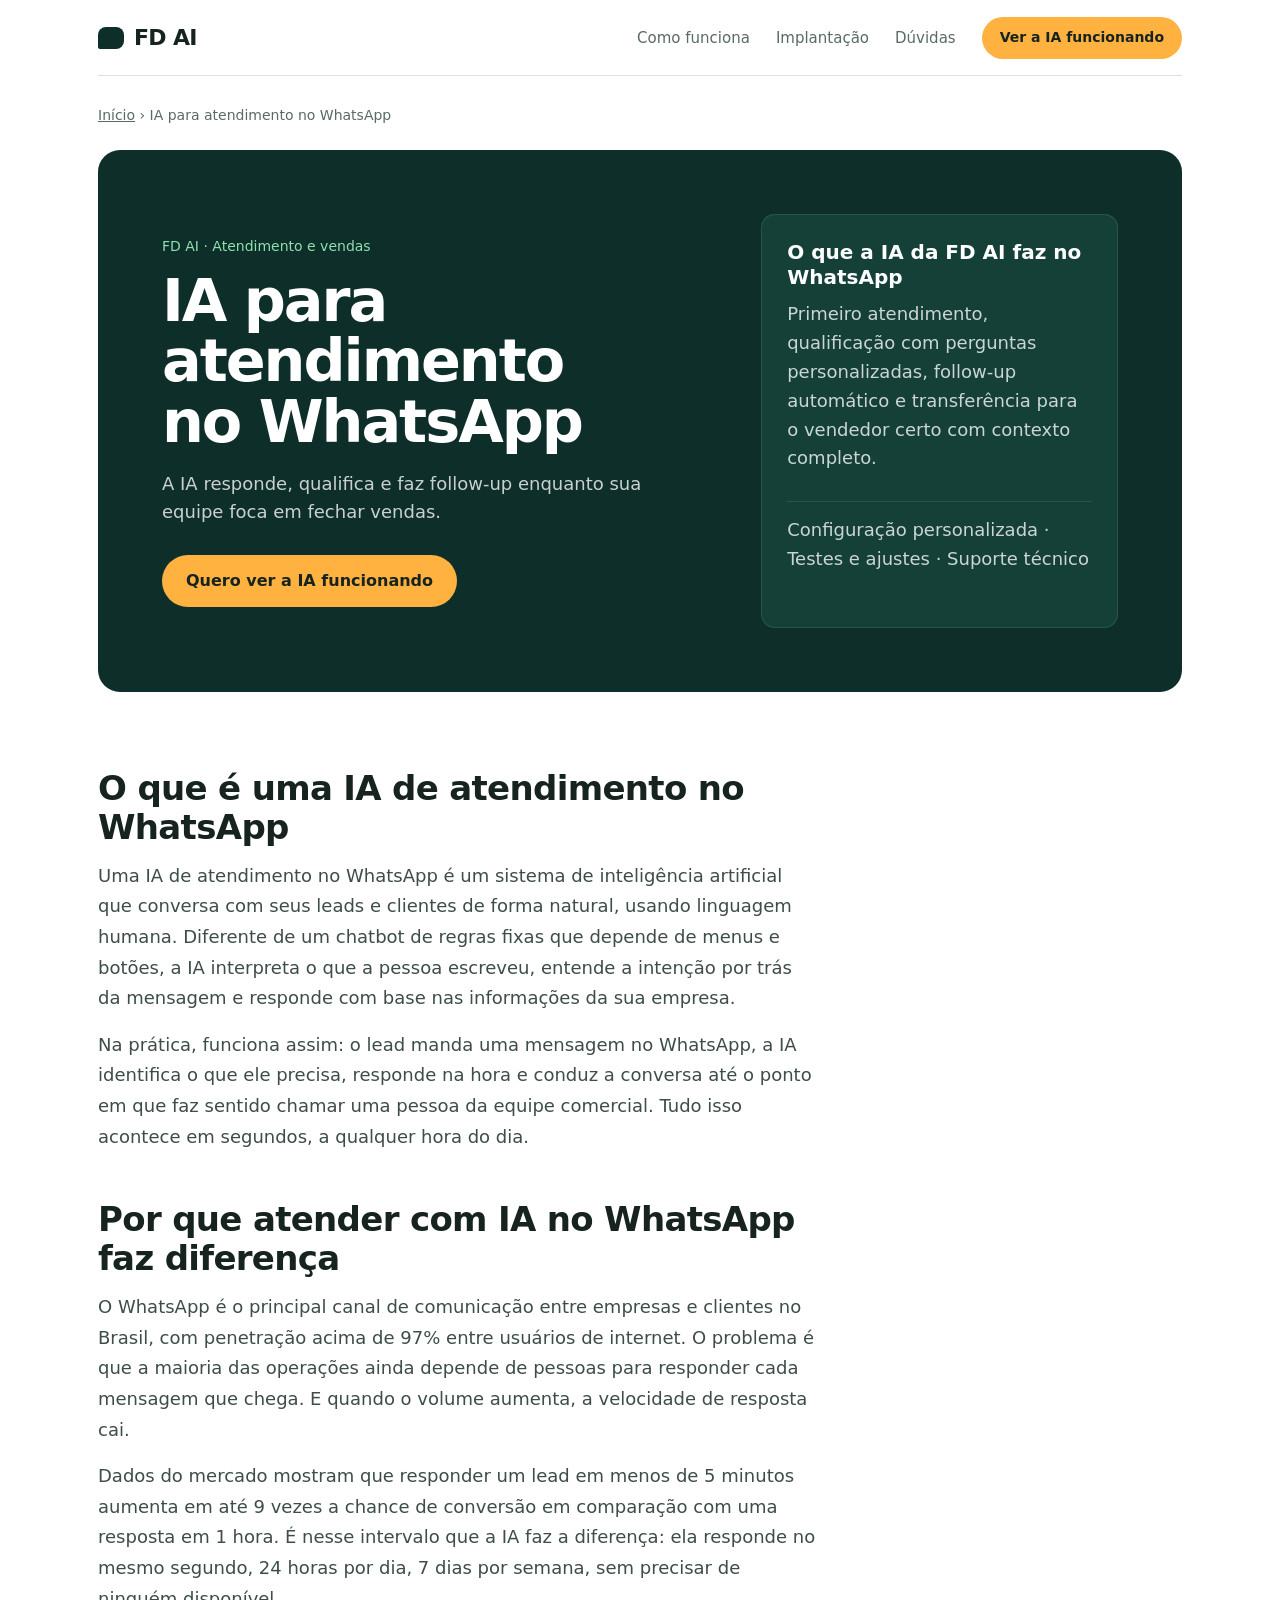
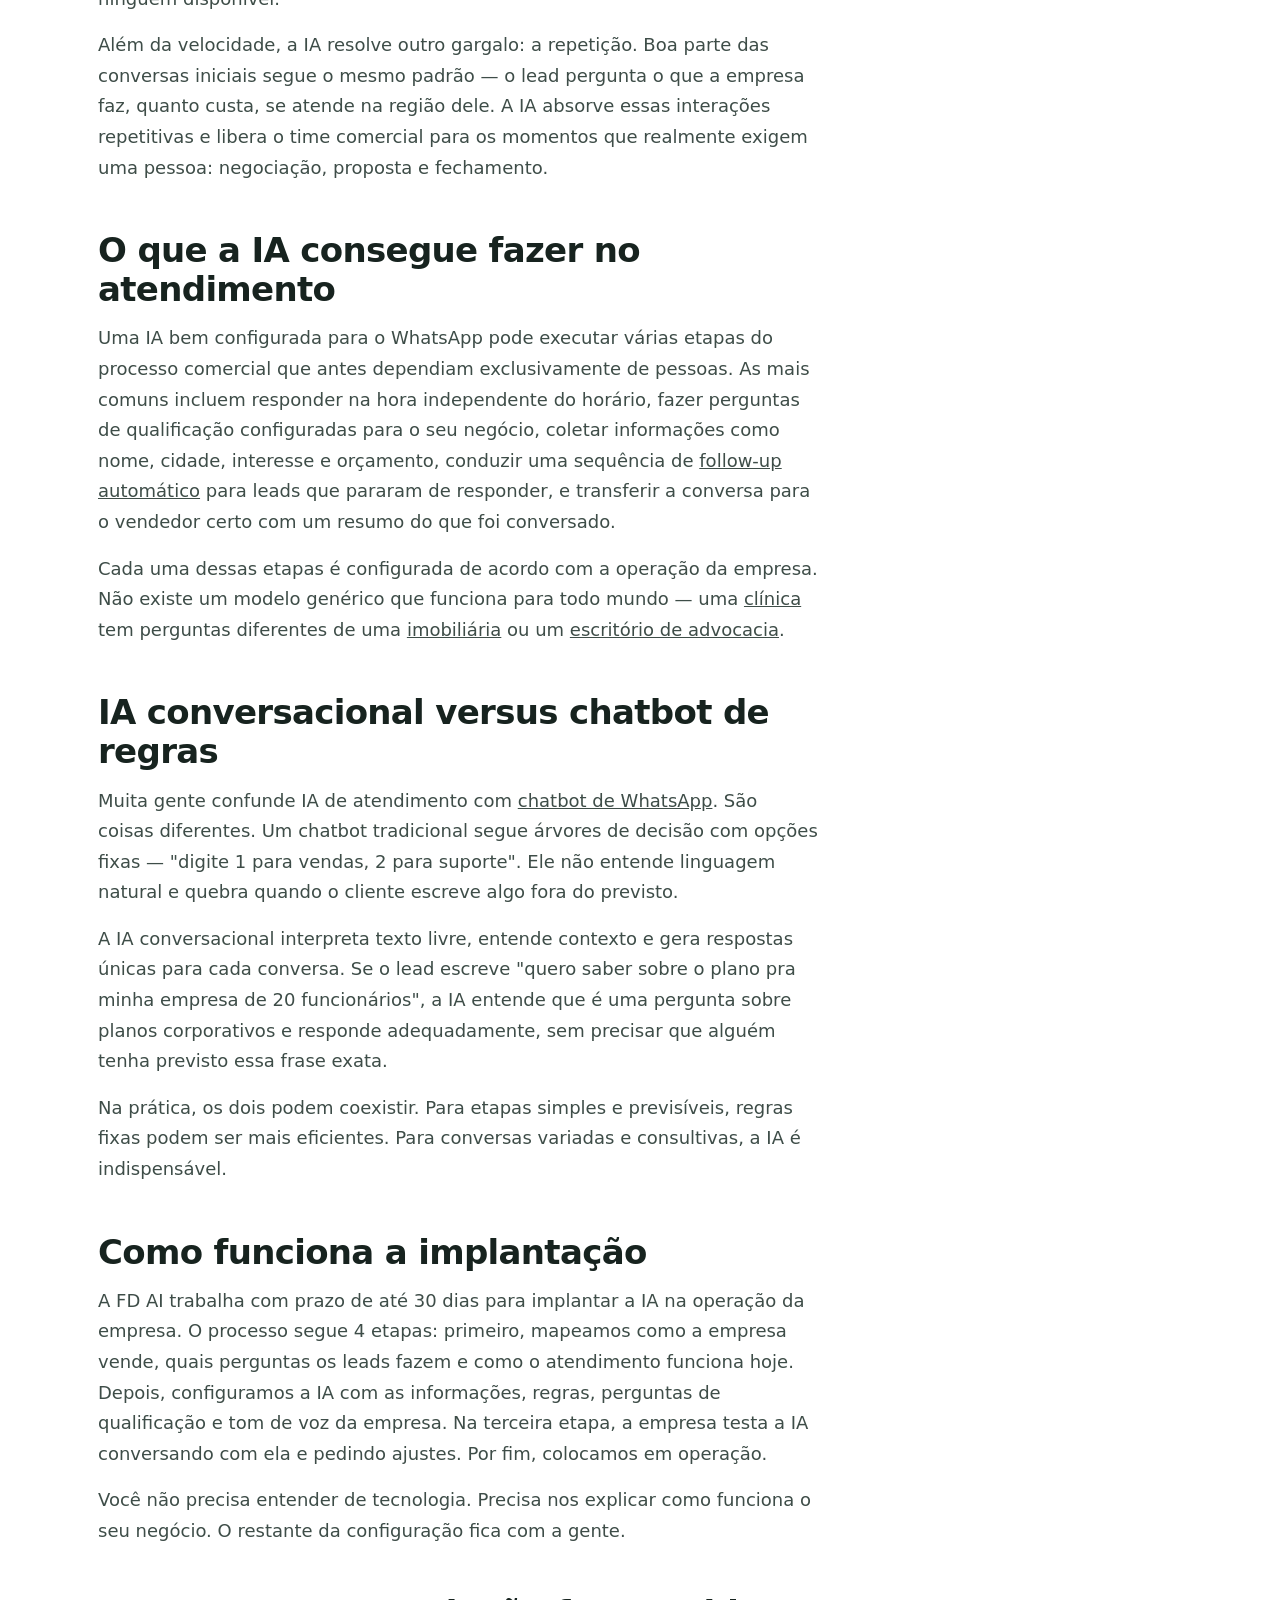
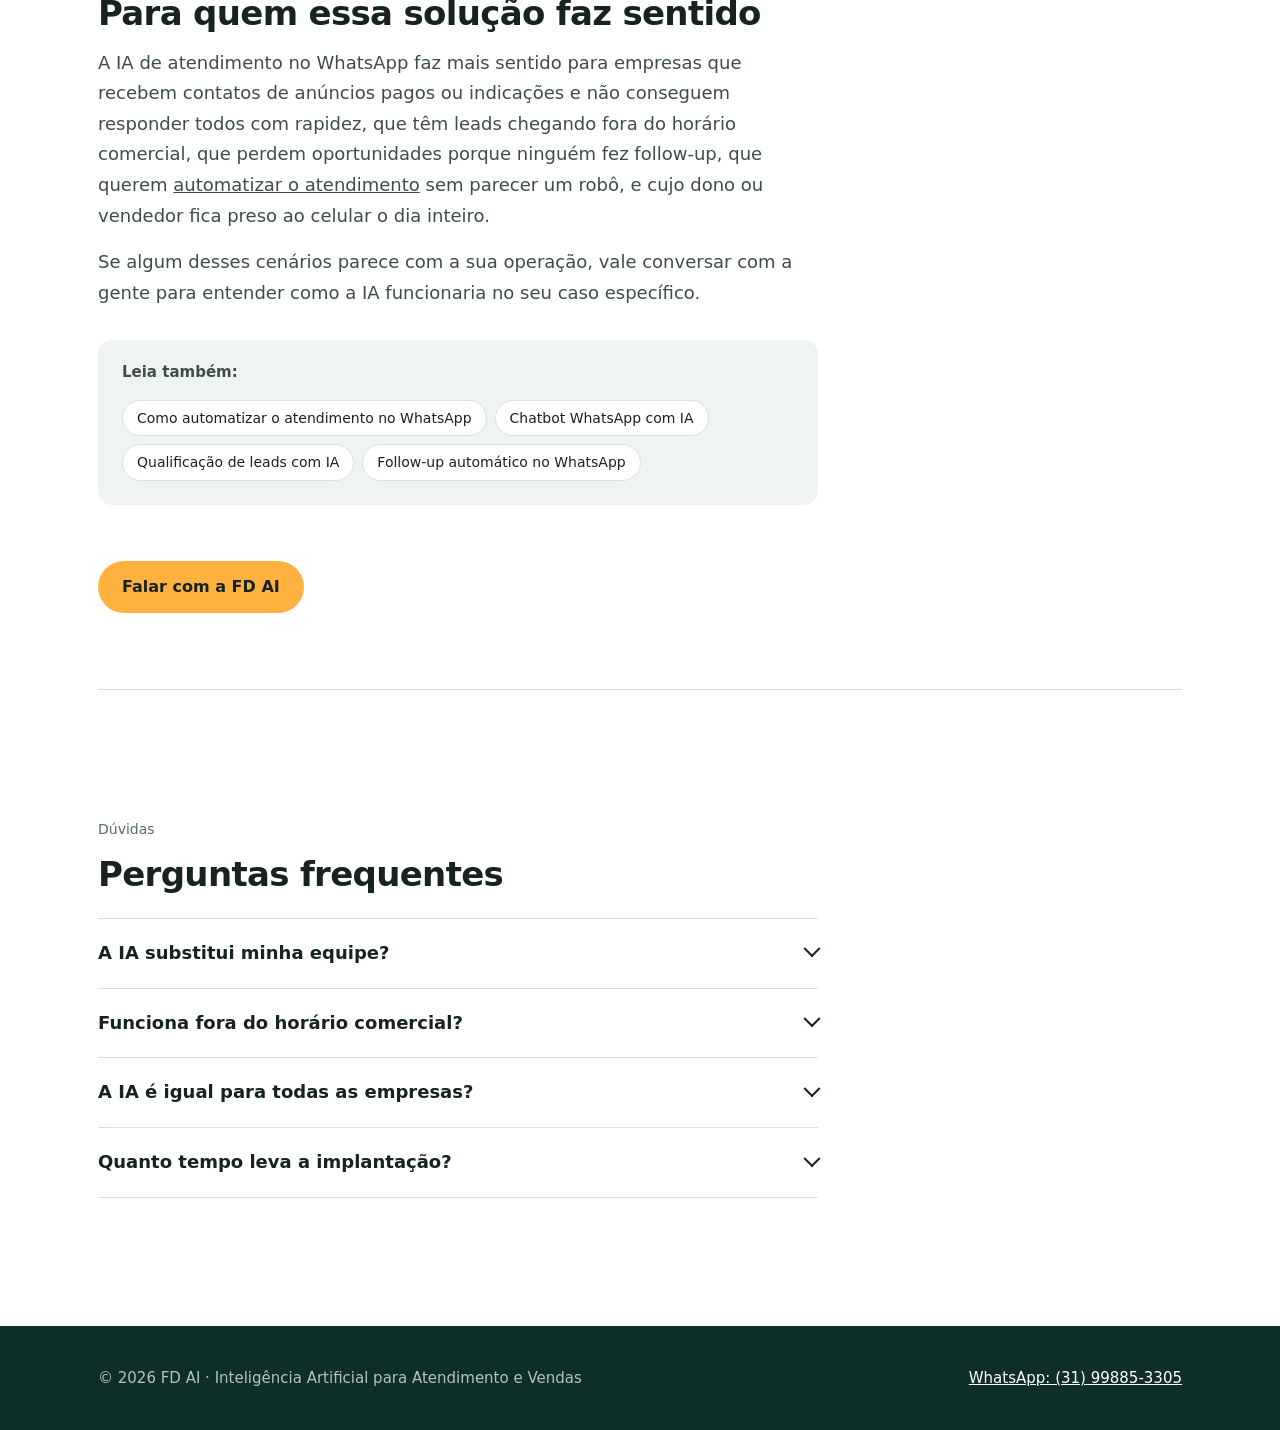
<file: ia-atendimento-whatsapp.html>
<!doctype html>
<html lang="pt-BR">
<head>
<meta charset="utf-8"><meta name="viewport" content="width=device-width,initial-scale=1">
<title>IA para Atendimento no WhatsApp: como funciona na prática | FD AI</title>
<meta name="description" content="Entenda como funciona a IA de atendimento no WhatsApp, o que ela faz, quando usar e como implantar na sua empresa em até 30 dias.">
<meta name="robots" content="index,follow,max-image-preview:large">
<link rel="canonical" href="https://fdai.site/ia-atendimento-whatsapp.html">
<meta property="og:locale" content="pt_BR"><meta property="og:type" content="article">
<meta property="og:title" content="IA para Atendimento no WhatsApp: como funciona na prática | FD AI">
<meta property="og:description" content="Entenda como funciona a IA de atendimento no WhatsApp, o que ela faz, quando usar e como implantar na sua empresa em até 30 dias.">
<meta property="og:url" content="https://fdai.site/ia-atendimento-whatsapp.html"><meta property="og:site_name" content="FD AI">
<meta name="twitter:card" content="summary">
<link rel="stylesheet" href="/style.css">
<script type="application/ld+json">{"@context": "https://schema.org", "@type": "FAQPage", "mainEntity": [{"@type": "Question", "name": "A IA substitui minha equipe?", "acceptedAnswer": {"@type": "Answer", "text": "Não. Ela assume o atendimento repetitivo e entrega para sua equipe as oportunidades que precisam de uma pessoa."}}, {"@type": "Question", "name": "Funciona fora do horário comercial?", "acceptedAnswer": {"@type": "Answer", "text": "Sim. A IA atende 24 horas, incluindo noites, fins de semana e feriados."}}, {"@type": "Question", "name": "A IA é igual para todas as empresas?", "acceptedAnswer": {"@type": "Answer", "text": "Não. Configuramos informações, regras, perguntas e tom de voz conforme a operação de cada empresa."}}, {"@type": "Question", "name": "Quanto tempo leva a implantação?", "acceptedAnswer": {"@type": "Answer", "text": "Até 30 dias, incluindo configuração, testes e ajustes."}}]}</script>
<script type="application/ld+json">{"@context":"https://schema.org","@type":"Organization","name":"FD AI","url":"https://fdai.site"}</script>
</head>
<body>
<div class="wrap">
<nav class="nav">
<a class="brand" href="/">FD AI</a>
<div class="navlinks">
<a href="/#como-funciona">Como funciona</a>
<a href="/#implantacao">Implantação</a>
<a href="/#faq">Dúvidas</a>
<a class="btn" href="https://wa.me/5531998853305?text=Ol%C3%A1%21%20Vi%20a%20p%C3%A1gina%20IA%20para%20atendimento%20no%20WhatsApp%20da%20FD%20AI%20e%20quero%20saber%20como%20funciona." target="_blank" rel="noopener">Ver a IA funcionando</a>
</div>
</nav>
</div>

<div class="wrap">
<div class="breadcrumb"><a href="/">Início</a> › IA para atendimento no WhatsApp</div>

<section class="hero">
<div>
<div class="eyebrow">FD AI · Atendimento e vendas</div>
<h1>IA para atendimento no WhatsApp</h1>
<p>A IA responde, qualifica e faz follow-up enquanto sua equipe foca em fechar vendas.</p>
<a class="btn" href="https://wa.me/5531998853305?text=Ol%C3%A1%21%20Vi%20a%20p%C3%A1gina%20IA%20para%20atendimento%20no%20WhatsApp%20da%20FD%20AI%20e%20quero%20saber%20como%20funciona." target="_blank" rel="noopener">Quero ver a IA funcionando</a>
</div>
<div class="hero-card">
<h3>O que a IA da FD AI faz no WhatsApp</h3>
<p>Primeiro atendimento, qualificação com perguntas personalizadas, follow-up automático e transferência para o vendedor certo com contexto completo.</p>
<p class="small">Configuração personalizada · Testes e ajustes · Suporte técnico</p>
</div>
</section>

<section class="section tight">
<article class="article">
<h2>O que é uma IA de atendimento no WhatsApp</h2>
<p>Uma IA de atendimento no WhatsApp é um sistema de inteligência artificial que conversa com seus leads e clientes de forma natural, usando linguagem humana. Diferente de um chatbot de regras fixas que depende de menus e botões, a IA interpreta o que a pessoa escreveu, entende a intenção por trás da mensagem e responde com base nas informações da sua empresa.</p>
<p>Na prática, funciona assim: o lead manda uma mensagem no WhatsApp, a IA identifica o que ele precisa, responde na hora e conduz a conversa até o ponto em que faz sentido chamar uma pessoa da equipe comercial. Tudo isso acontece em segundos, a qualquer hora do dia.</p>

<h2>Por que atender com IA no WhatsApp faz diferença</h2>
<p>O WhatsApp é o principal canal de comunicação entre empresas e clientes no Brasil, com penetração acima de 97% entre usuários de internet. O problema é que a maioria das operações ainda depende de pessoas para responder cada mensagem que chega. E quando o volume aumenta, a velocidade de resposta cai.</p>
<p>Dados do mercado mostram que responder um lead em menos de 5 minutos aumenta em até 9 vezes a chance de conversão em comparação com uma resposta em 1 hora. É nesse intervalo que a IA faz a diferença: ela responde no mesmo segundo, 24 horas por dia, 7 dias por semana, sem precisar de ninguém disponível.</p>
<p>Além da velocidade, a IA resolve outro gargalo: a repetição. Boa parte das conversas iniciais segue o mesmo padrão — o lead pergunta o que a empresa faz, quanto custa, se atende na região dele. A IA absorve essas interações repetitivas e libera o time comercial para os momentos que realmente exigem uma pessoa: negociação, proposta e fechamento.</p>

<h2>O que a IA consegue fazer no atendimento</h2>
<p>Uma IA bem configurada para o WhatsApp pode executar várias etapas do processo comercial que antes dependiam exclusivamente de pessoas. As mais comuns incluem responder na hora independente do horário, fazer perguntas de qualificação configuradas para o seu negócio, coletar informações como nome, cidade, interesse e orçamento, conduzir uma sequência de <a href="/follow-up-automatico-whatsapp.html">follow-up automático</a> para leads que pararam de responder, e transferir a conversa para o vendedor certo com um resumo do que foi conversado.</p>
<p>Cada uma dessas etapas é configurada de acordo com a operação da empresa. Não existe um modelo genérico que funciona para todo mundo — uma <a href="/ia-atendimento-clinica.html">clínica</a> tem perguntas diferentes de uma <a href="/chatbot-para-imobiliaria.html">imobiliária</a> ou um <a href="/ia-atendimento-escritorio-advocacia.html">escritório de advocacia</a>.</p>

<h2>IA conversacional versus chatbot de regras</h2>
<p>Muita gente confunde IA de atendimento com <a href="/chatbot-whatsapp-ia.html">chatbot de WhatsApp</a>. São coisas diferentes. Um chatbot tradicional segue árvores de decisão com opções fixas — "digite 1 para vendas, 2 para suporte". Ele não entende linguagem natural e quebra quando o cliente escreve algo fora do previsto.</p>
<p>A IA conversacional interpreta texto livre, entende contexto e gera respostas únicas para cada conversa. Se o lead escreve "quero saber sobre o plano pra minha empresa de 20 funcionários", a IA entende que é uma pergunta sobre planos corporativos e responde adequadamente, sem precisar que alguém tenha previsto essa frase exata.</p>
<p>Na prática, os dois podem coexistir. Para etapas simples e previsíveis, regras fixas podem ser mais eficientes. Para conversas variadas e consultivas, a IA é indispensável.</p>

<h2>Como funciona a implantação</h2>
<p>A FD AI trabalha com prazo de até 30 dias para implantar a IA na operação da empresa. O processo segue 4 etapas: primeiro, mapeamos como a empresa vende, quais perguntas os leads fazem e como o atendimento funciona hoje. Depois, configuramos a IA com as informações, regras, perguntas de qualificação e tom de voz da empresa. Na terceira etapa, a empresa testa a IA conversando com ela e pedindo ajustes. Por fim, colocamos em operação.</p>
<p>Você não precisa entender de tecnologia. Precisa nos explicar como funciona o seu negócio. O restante da configuração fica com a gente.</p>

<h2>Para quem essa solução faz sentido</h2>
<p>A IA de atendimento no WhatsApp faz mais sentido para empresas que recebem contatos de anúncios pagos ou indicações e não conseguem responder todos com rapidez, que têm leads chegando fora do horário comercial, que perdem oportunidades porque ninguém fez follow-up, que querem <a href="/automatizar-atendimento-whatsapp.html">automatizar o atendimento</a> sem parecer um robô, e cujo dono ou vendedor fica preso ao celular o dia inteiro.</p>
<p>Se algum desses cenários parece com a sua operação, vale conversar com a gente para entender como a IA funcionaria no seu caso específico.</p>
<div class="related"><p><b>Leia também:</b></p><a href="/automatizar-atendimento-whatsapp.html">Como automatizar o atendimento no WhatsApp</a><a href="/chatbot-whatsapp-ia.html">Chatbot WhatsApp com IA</a><a href="/qualificacao-de-leads-com-ia.html">Qualificação de leads com IA</a><a href="/follow-up-automatico-whatsapp.html">Follow-up automático no WhatsApp</a></div>
<a class="btn" href="https://wa.me/5531998853305?text=Ol%C3%A1%21%20Vi%20a%20p%C3%A1gina%20IA%20para%20atendimento%20no%20WhatsApp%20da%20FD%20AI%20e%20quero%20saber%20como%20funciona." target="_blank" rel="noopener">Falar com a FD AI</a>
</article>
</section>

<section class="section faq">
<div class="article">
<div class="eyebrow">Dúvidas</div>
<h2>Perguntas frequentes</h2>
<details><summary>A IA substitui minha equipe?</summary><p>Não. Ela assume o atendimento repetitivo e entrega para sua equipe as oportunidades que precisam de uma pessoa.</p></details>
<details><summary>Funciona fora do horário comercial?</summary><p>Sim. A IA atende 24 horas, incluindo noites, fins de semana e feriados.</p></details>
<details><summary>A IA é igual para todas as empresas?</summary><p>Não. Configuramos informações, regras, perguntas e tom de voz conforme a operação de cada empresa.</p></details>
<details><summary>Quanto tempo leva a implantação?</summary><p>Até 30 dias, incluindo configuração, testes e ajustes.</p></details>

</div>
</section>
</div>

<footer class="footer">
<div class="wrap footergrid">
<div>© 2026 FD AI · Inteligência Artificial para Atendimento e Vendas</div>
<div><a href="https://wa.me/5531998853305?text=Ol%C3%A1%21%20Vi%20a%20p%C3%A1gina%20IA%20para%20atendimento%20no%20WhatsApp%20da%20FD%20AI%20e%20quero%20saber%20como%20funciona." target="_blank" rel="noopener">WhatsApp: (31) 99885-3305</a></div>
</div>
</footer>
</body>
</html>
</file>
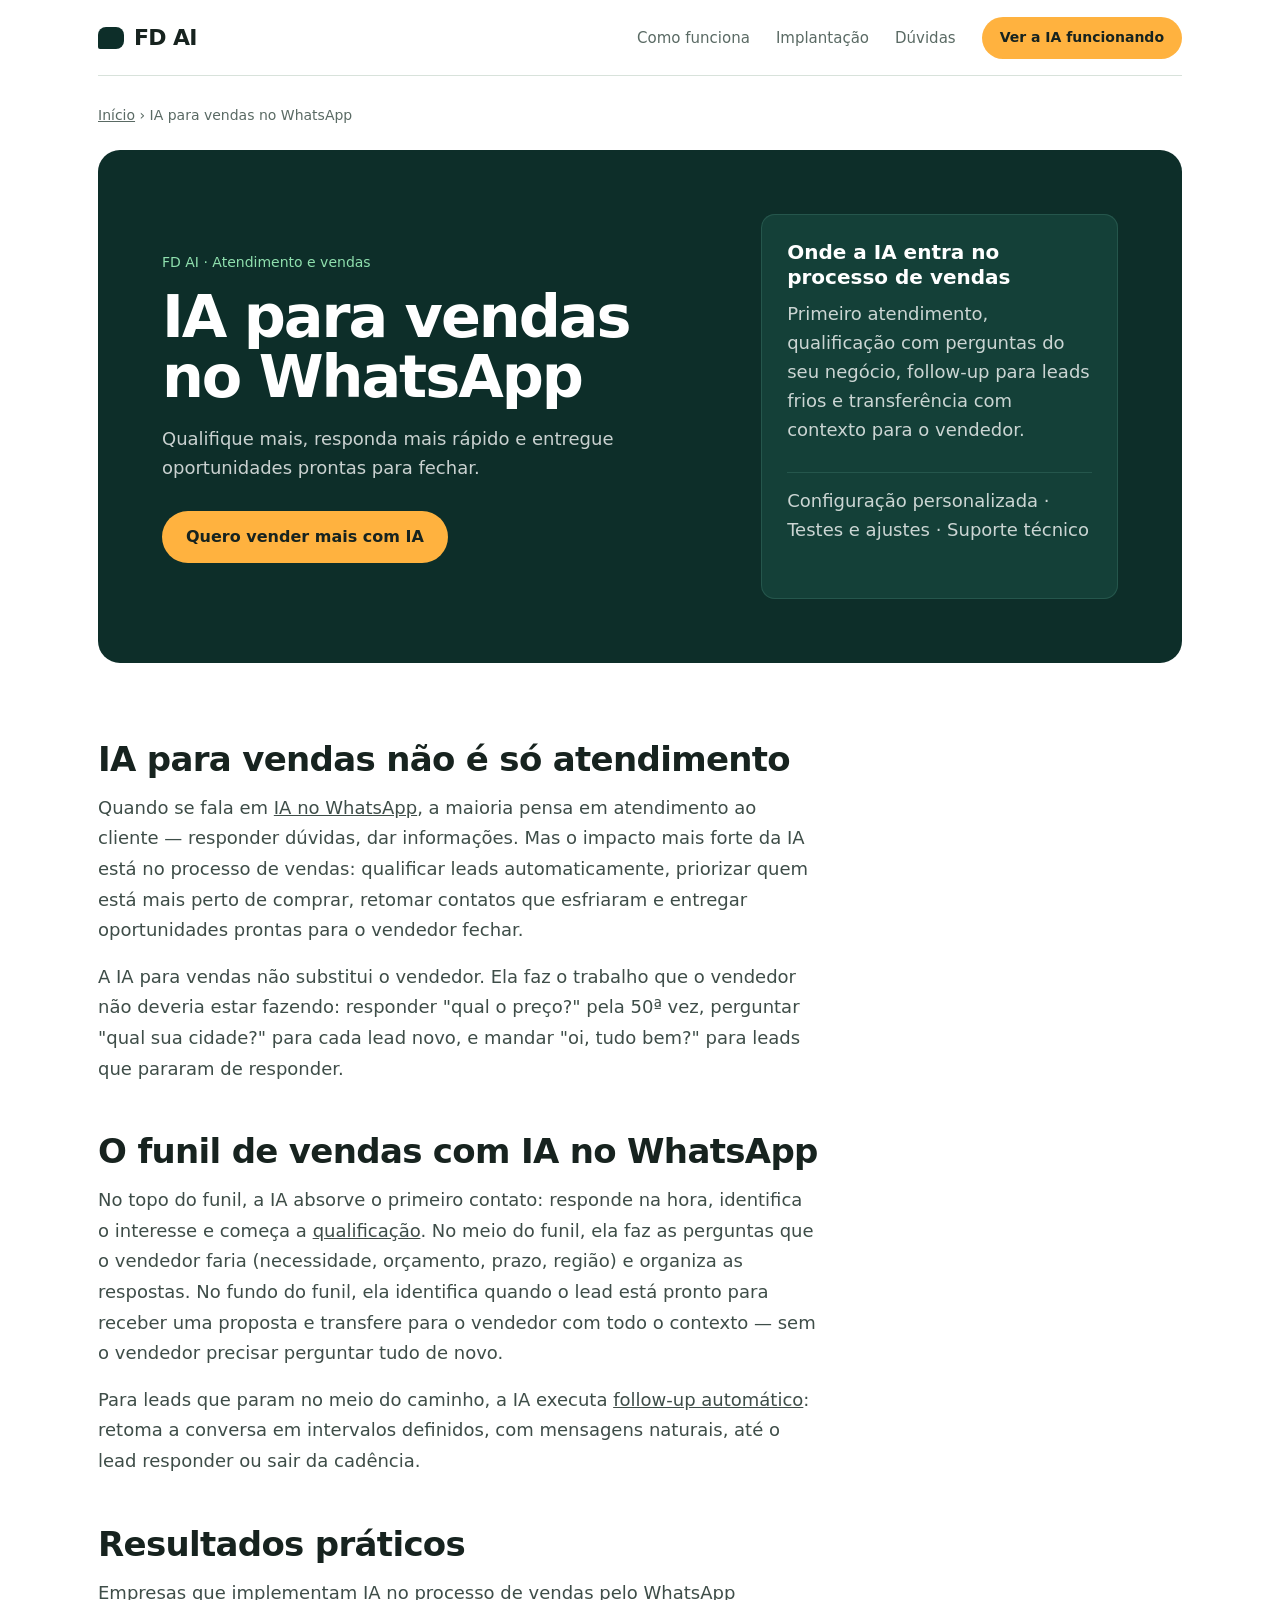
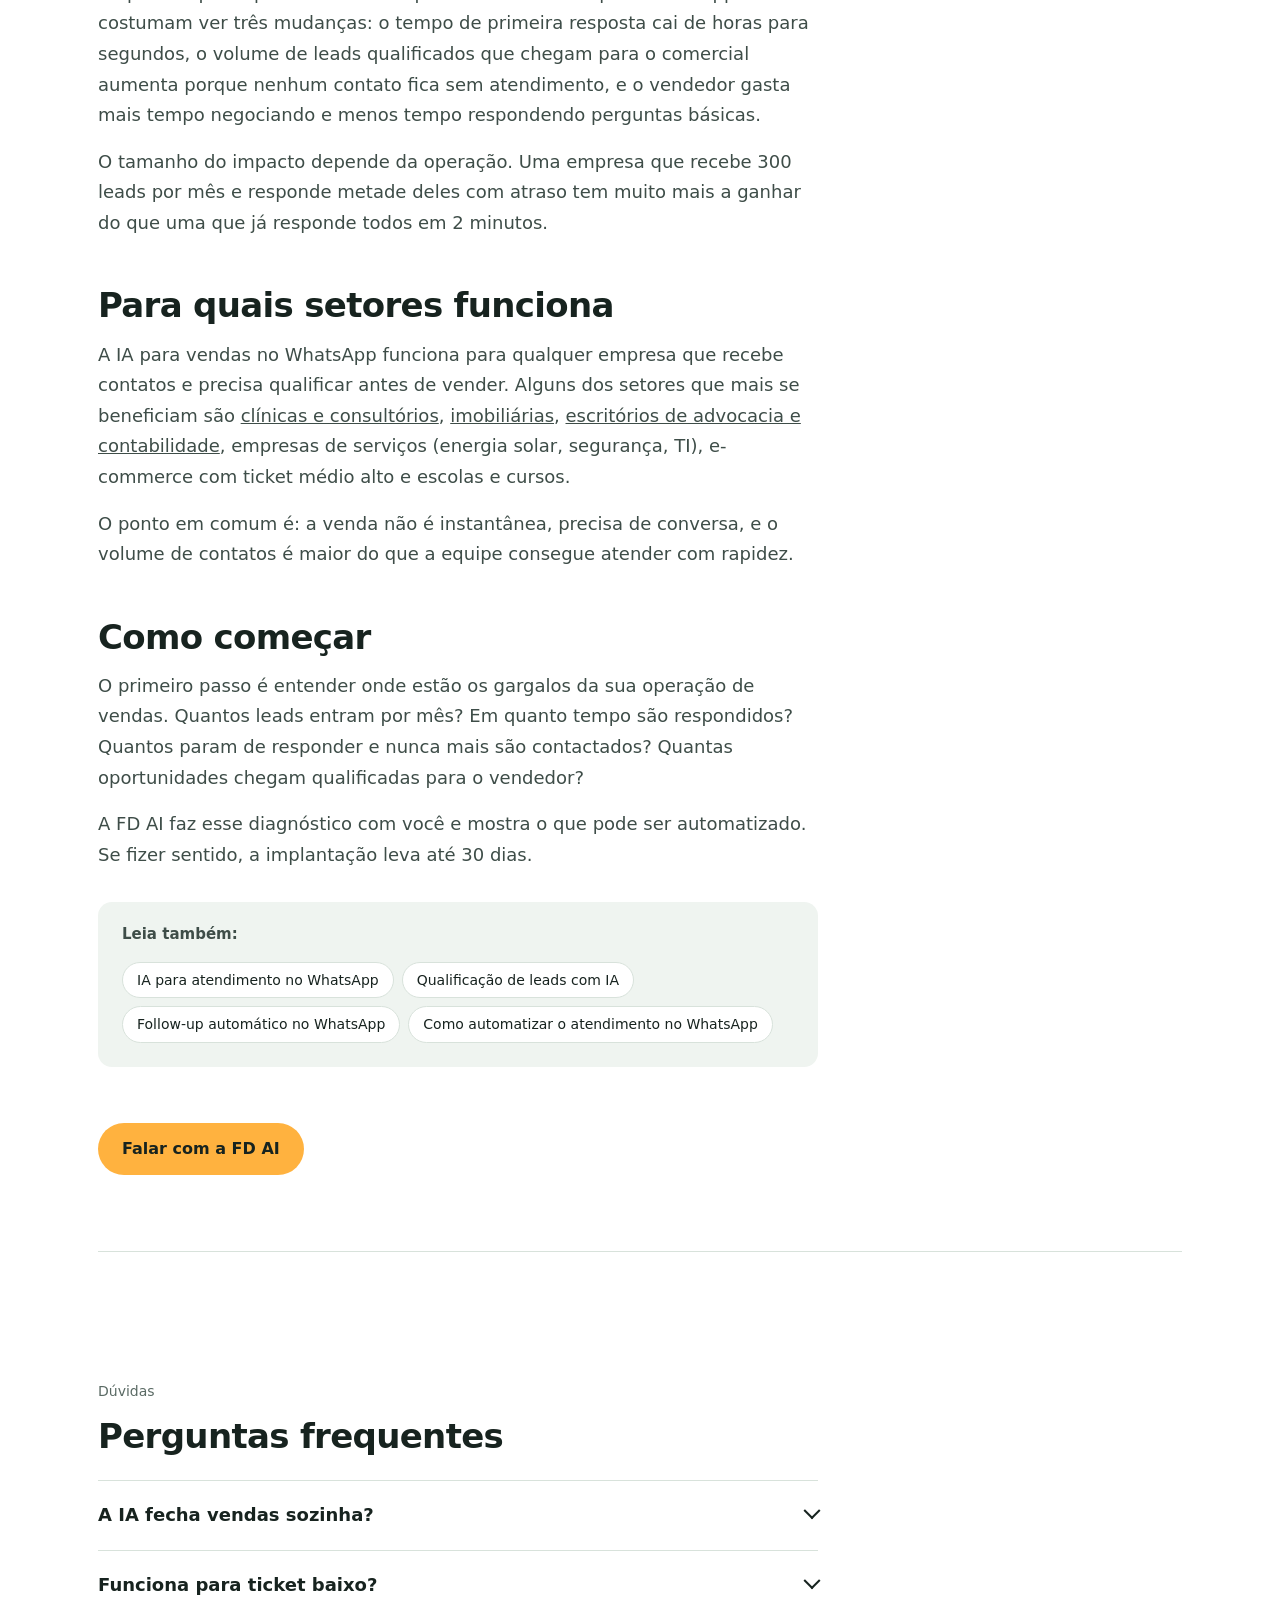
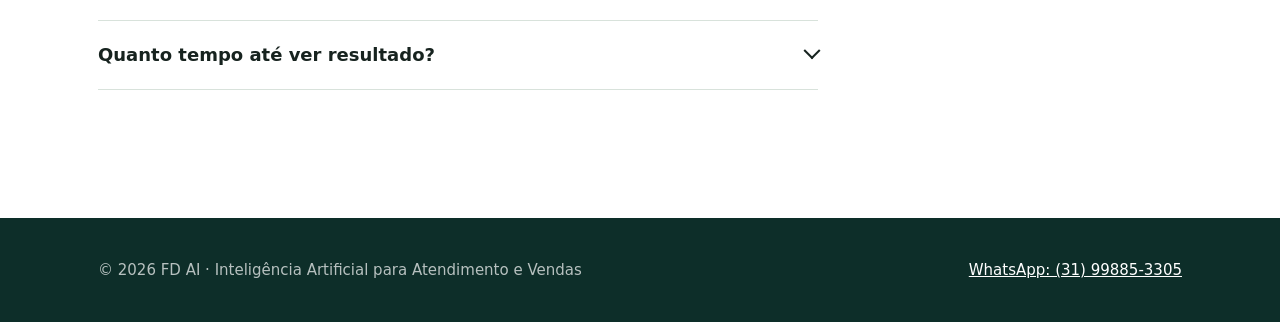
<file: ia-para-vendas.html>
<!doctype html>
<html lang="pt-BR">
<head>
<meta charset="utf-8"><meta name="viewport" content="width=device-width,initial-scale=1">
<title>IA para Vendas no WhatsApp: como usar para vender mais | FD AI</title>
<meta name="description" content="Descubra como usar IA para vendas no WhatsApp: qualificação automática, follow-up, priorização de leads e aumento de conversão.">
<meta name="robots" content="index,follow,max-image-preview:large">
<link rel="canonical" href="https://fdai.site/ia-para-vendas.html">
<meta property="og:locale" content="pt_BR"><meta property="og:type" content="article">
<meta property="og:title" content="IA para Vendas no WhatsApp: como usar para vender mais | FD AI">
<meta property="og:description" content="Descubra como usar IA para vendas no WhatsApp: qualificação automática, follow-up, priorização de leads e aumento de conversão.">
<meta property="og:url" content="https://fdai.site/ia-para-vendas.html"><meta property="og:site_name" content="FD AI">
<meta name="twitter:card" content="summary">
<link rel="stylesheet" href="/style.css">
<script type="application/ld+json">{"@context": "https://schema.org", "@type": "FAQPage", "mainEntity": [{"@type": "Question", "name": "A IA fecha vendas sozinha?", "acceptedAnswer": {"@type": "Answer", "text": "Não. Ela qualifica, acompanha e entrega a oportunidade pronta. O fechamento continua com sua equipe."}}, {"@type": "Question", "name": "Funciona para ticket baixo?", "acceptedAnswer": {"@type": "Answer", "text": "Funciona melhor quando a venda envolve conversa e qualificação. Para venda direta de produto simples, um catálogo no WhatsApp pode ser mais eficiente."}}, {"@type": "Question", "name": "Quanto tempo até ver resultado?", "acceptedAnswer": {"@type": "Answer", "text": "O primeiro impacto — velocidade de resposta — é imediato. O aumento de conversas qualificadas aparece nas primeiras semanas."}}]}</script>
<script type="application/ld+json">{"@context":"https://schema.org","@type":"Organization","name":"FD AI","url":"https://fdai.site"}</script>
</head>
<body>
<div class="wrap">
<nav class="nav">
<a class="brand" href="/">FD AI</a>
<div class="navlinks">
<a href="/#como-funciona">Como funciona</a>
<a href="/#implantacao">Implantação</a>
<a href="/#faq">Dúvidas</a>
<a class="btn" href="https://wa.me/5531998853305?text=Ol%C3%A1%21%20Vi%20a%20p%C3%A1gina%20IA%20para%20vendas%20no%20WhatsApp%20da%20FD%20AI%20e%20quero%20saber%20como%20funciona." target="_blank" rel="noopener">Ver a IA funcionando</a>
</div>
</nav>
</div>

<div class="wrap">
<div class="breadcrumb"><a href="/">Início</a> › IA para vendas no WhatsApp</div>

<section class="hero">
<div>
<div class="eyebrow">FD AI · Atendimento e vendas</div>
<h1>IA para vendas no WhatsApp</h1>
<p>Qualifique mais, responda mais rápido e entregue oportunidades prontas para fechar.</p>
<a class="btn" href="https://wa.me/5531998853305?text=Ol%C3%A1%21%20Vi%20a%20p%C3%A1gina%20IA%20para%20vendas%20no%20WhatsApp%20da%20FD%20AI%20e%20quero%20saber%20como%20funciona." target="_blank" rel="noopener">Quero vender mais com IA</a>
</div>
<div class="hero-card">
<h3>Onde a IA entra no processo de vendas</h3>
<p>Primeiro atendimento, qualificação com perguntas do seu negócio, follow-up para leads frios e transferência com contexto para o vendedor.</p>
<p class="small">Configuração personalizada · Testes e ajustes · Suporte técnico</p>
</div>
</section>

<section class="section tight">
<article class="article">
<h2>IA para vendas não é só atendimento</h2>
<p>Quando se fala em <a href="/ia-atendimento-whatsapp.html">IA no WhatsApp</a>, a maioria pensa em atendimento ao cliente — responder dúvidas, dar informações. Mas o impacto mais forte da IA está no processo de vendas: qualificar leads automaticamente, priorizar quem está mais perto de comprar, retomar contatos que esfriaram e entregar oportunidades prontas para o vendedor fechar.</p>
<p>A IA para vendas não substitui o vendedor. Ela faz o trabalho que o vendedor não deveria estar fazendo: responder "qual o preço?" pela 50ª vez, perguntar "qual sua cidade?" para cada lead novo, e mandar "oi, tudo bem?" para leads que pararam de responder.</p>

<h2>O funil de vendas com IA no WhatsApp</h2>
<p>No topo do funil, a IA absorve o primeiro contato: responde na hora, identifica o interesse e começa a <a href="/qualificacao-de-leads-com-ia.html">qualificação</a>. No meio do funil, ela faz as perguntas que o vendedor faria (necessidade, orçamento, prazo, região) e organiza as respostas. No fundo do funil, ela identifica quando o lead está pronto para receber uma proposta e transfere para o vendedor com todo o contexto — sem o vendedor precisar perguntar tudo de novo.</p>
<p>Para leads que param no meio do caminho, a IA executa <a href="/follow-up-automatico-whatsapp.html">follow-up automático</a>: retoma a conversa em intervalos definidos, com mensagens naturais, até o lead responder ou sair da cadência.</p>

<h2>Resultados práticos</h2>
<p>Empresas que implementam IA no processo de vendas pelo WhatsApp costumam ver três mudanças: o tempo de primeira resposta cai de horas para segundos, o volume de leads qualificados que chegam para o comercial aumenta porque nenhum contato fica sem atendimento, e o vendedor gasta mais tempo negociando e menos tempo respondendo perguntas básicas.</p>
<p>O tamanho do impacto depende da operação. Uma empresa que recebe 300 leads por mês e responde metade deles com atraso tem muito mais a ganhar do que uma que já responde todos em 2 minutos.</p>

<h2>Para quais setores funciona</h2>
<p>A IA para vendas no WhatsApp funciona para qualquer empresa que recebe contatos e precisa qualificar antes de vender. Alguns dos setores que mais se beneficiam são <a href="/ia-atendimento-clinica.html">clínicas e consultórios</a>, <a href="/chatbot-para-imobiliaria.html">imobiliárias</a>, <a href="/ia-atendimento-escritorio-advocacia.html">escritórios de advocacia e contabilidade</a>, empresas de serviços (energia solar, segurança, TI), e-commerce com ticket médio alto e escolas e cursos.</p>
<p>O ponto em comum é: a venda não é instantânea, precisa de conversa, e o volume de contatos é maior do que a equipe consegue atender com rapidez.</p>

<h2>Como começar</h2>
<p>O primeiro passo é entender onde estão os gargalos da sua operação de vendas. Quantos leads entram por mês? Em quanto tempo são respondidos? Quantos param de responder e nunca mais são contactados? Quantas oportunidades chegam qualificadas para o vendedor?</p>
<p>A FD AI faz esse diagnóstico com você e mostra o que pode ser automatizado. Se fizer sentido, a implantação leva até 30 dias.</p>
<div class="related"><p><b>Leia também:</b></p><a href="/ia-atendimento-whatsapp.html">IA para atendimento no WhatsApp</a><a href="/qualificacao-de-leads-com-ia.html">Qualificação de leads com IA</a><a href="/follow-up-automatico-whatsapp.html">Follow-up automático no WhatsApp</a><a href="/automatizar-atendimento-whatsapp.html">Como automatizar o atendimento no WhatsApp</a></div>
<a class="btn" href="https://wa.me/5531998853305?text=Ol%C3%A1%21%20Vi%20a%20p%C3%A1gina%20IA%20para%20vendas%20no%20WhatsApp%20da%20FD%20AI%20e%20quero%20saber%20como%20funciona." target="_blank" rel="noopener">Falar com a FD AI</a>
</article>
</section>

<section class="section faq">
<div class="article">
<div class="eyebrow">Dúvidas</div>
<h2>Perguntas frequentes</h2>
<details><summary>A IA fecha vendas sozinha?</summary><p>Não. Ela qualifica, acompanha e entrega a oportunidade pronta. O fechamento continua com sua equipe.</p></details>
<details><summary>Funciona para ticket baixo?</summary><p>Funciona melhor quando a venda envolve conversa e qualificação. Para venda direta de produto simples, um catálogo no WhatsApp pode ser mais eficiente.</p></details>
<details><summary>Quanto tempo até ver resultado?</summary><p>O primeiro impacto — velocidade de resposta — é imediato. O aumento de conversas qualificadas aparece nas primeiras semanas.</p></details>

</div>
</section>
</div>

<footer class="footer">
<div class="wrap footergrid">
<div>© 2026 FD AI · Inteligência Artificial para Atendimento e Vendas</div>
<div><a href="https://wa.me/5531998853305?text=Ol%C3%A1%21%20Vi%20a%20p%C3%A1gina%20IA%20para%20vendas%20no%20WhatsApp%20da%20FD%20AI%20e%20quero%20saber%20como%20funciona." target="_blank" rel="noopener">WhatsApp: (31) 99885-3305</a></div>
</div>
</footer>
</body>
</html>
</file>
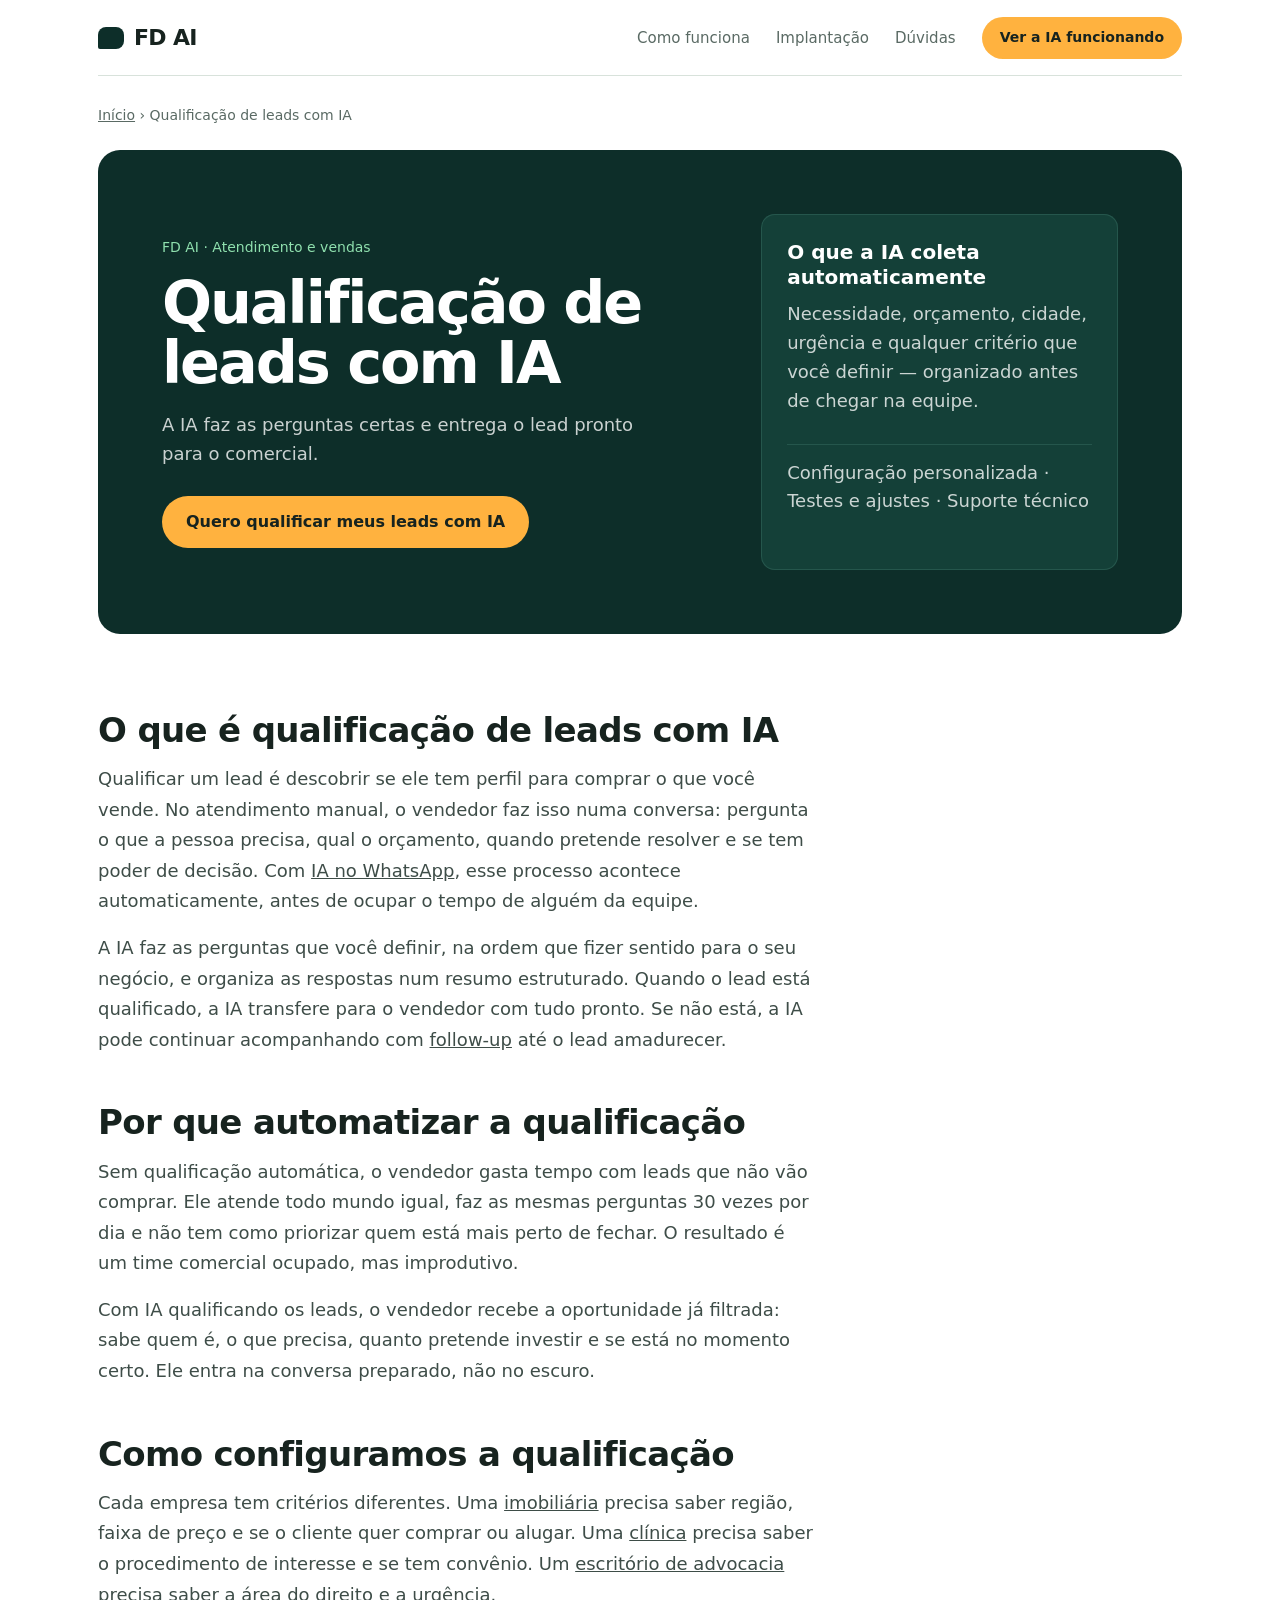
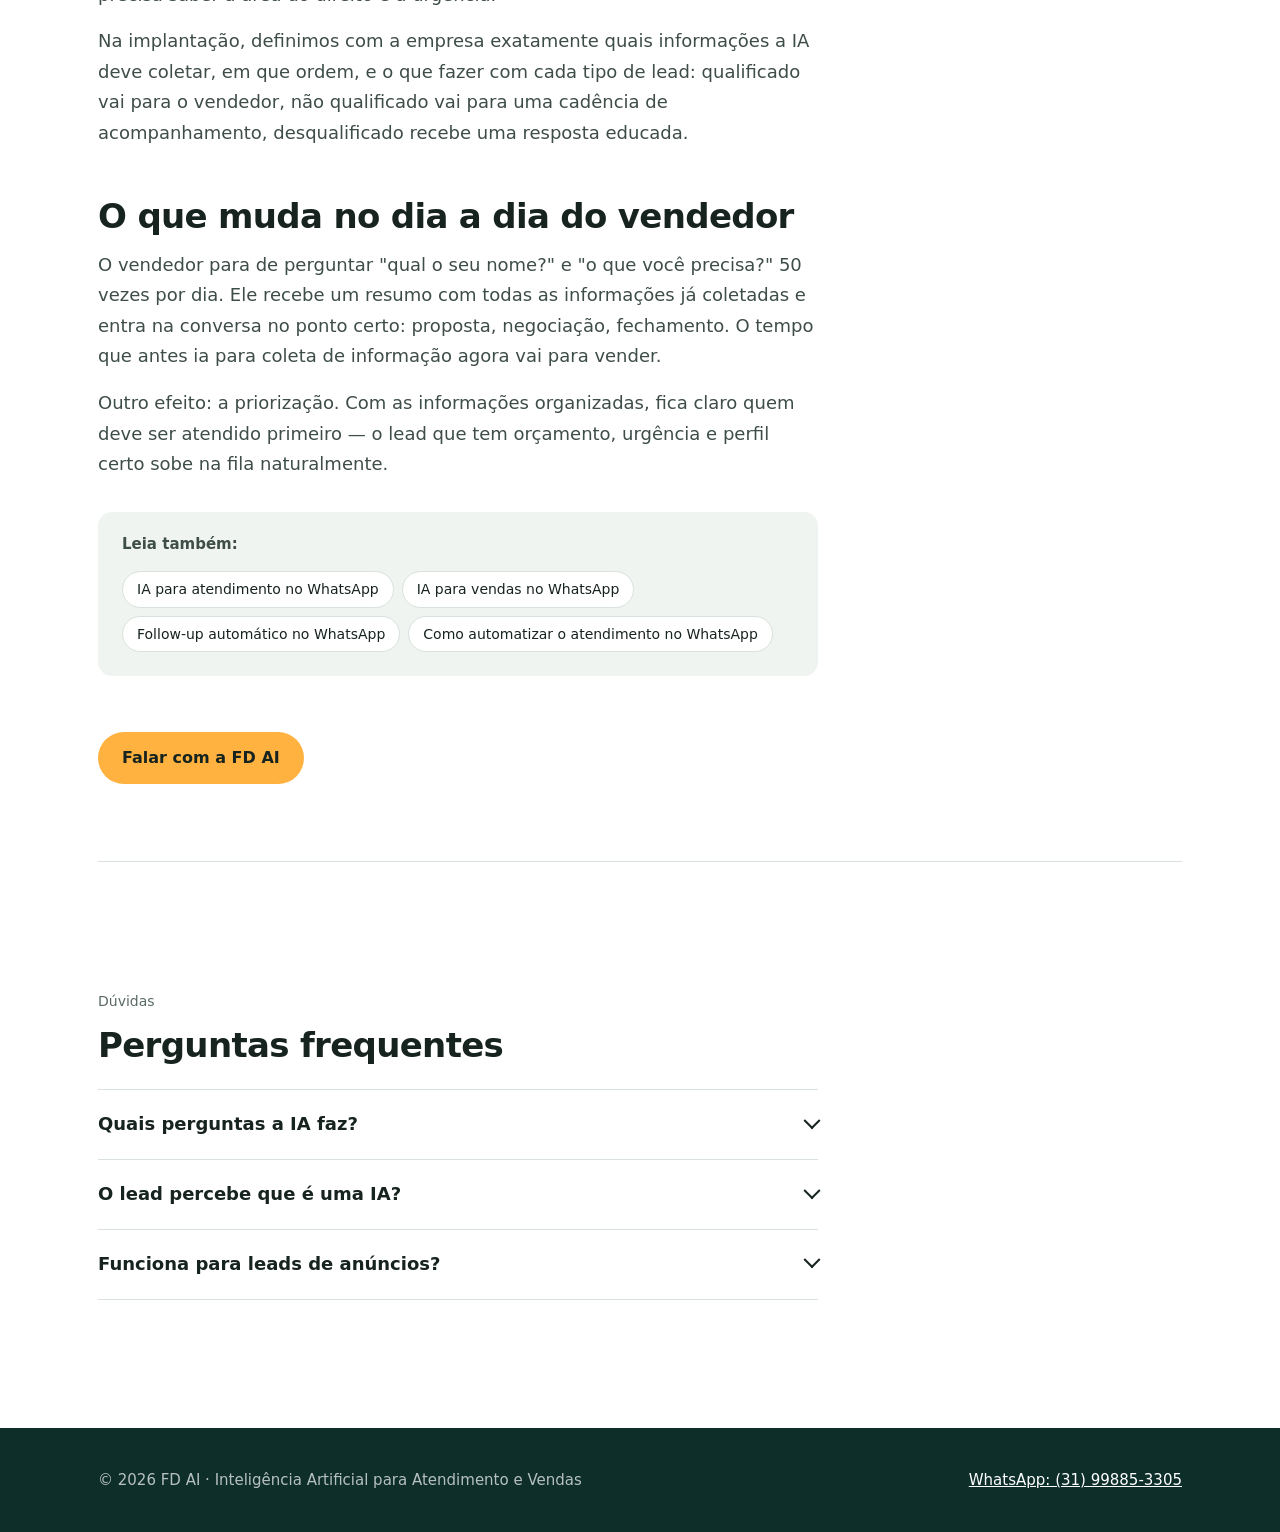
<file: qualificacao-de-leads-com-ia.html>
<!doctype html>
<html lang="pt-BR">
<head>
<meta charset="utf-8"><meta name="viewport" content="width=device-width,initial-scale=1">
<title>Qualificação de Leads com IA no WhatsApp: como funciona | FD AI</title>
<meta name="description" content="Veja como usar IA para qualificar leads no WhatsApp automaticamente com perguntas personalizadas para o seu negócio.">
<meta name="robots" content="index,follow,max-image-preview:large">
<link rel="canonical" href="https://fdai.site/qualificacao-de-leads-com-ia.html">
<meta property="og:locale" content="pt_BR"><meta property="og:type" content="article">
<meta property="og:title" content="Qualificação de Leads com IA no WhatsApp: como funciona | FD AI">
<meta property="og:description" content="Veja como usar IA para qualificar leads no WhatsApp automaticamente com perguntas personalizadas para o seu negócio.">
<meta property="og:url" content="https://fdai.site/qualificacao-de-leads-com-ia.html"><meta property="og:site_name" content="FD AI">
<meta name="twitter:card" content="summary">
<link rel="stylesheet" href="/style.css">
<script type="application/ld+json">{"@context": "https://schema.org", "@type": "FAQPage", "mainEntity": [{"@type": "Question", "name": "Quais perguntas a IA faz?", "acceptedAnswer": {"@type": "Answer", "text": "As perguntas que você definir. Configuramos conforme o processo comercial da sua empresa."}}, {"@type": "Question", "name": "O lead percebe que é uma IA?", "acceptedAnswer": {"@type": "Answer", "text": "A IA conversa de forma natural, com o tom de voz da empresa. A maioria dos leads não percebe."}}, {"@type": "Question", "name": "Funciona para leads de anúncios?", "acceptedAnswer": {"@type": "Answer", "text": "Sim. Leads de Meta Ads, Google Ads e outras fontes que caem no WhatsApp são atendidos e qualificados automaticamente."}}]}</script>
<script type="application/ld+json">{"@context":"https://schema.org","@type":"Organization","name":"FD AI","url":"https://fdai.site"}</script>
</head>
<body>
<div class="wrap">
<nav class="nav">
<a class="brand" href="/">FD AI</a>
<div class="navlinks">
<a href="/#como-funciona">Como funciona</a>
<a href="/#implantacao">Implantação</a>
<a href="/#faq">Dúvidas</a>
<a class="btn" href="https://wa.me/5531998853305?text=Ol%C3%A1%21%20Vi%20a%20p%C3%A1gina%20Qualifica%C3%A7%C3%A3o%20de%20leads%20com%20IA%20da%20FD%20AI%20e%20quero%20saber%20como%20funciona." target="_blank" rel="noopener">Ver a IA funcionando</a>
</div>
</nav>
</div>

<div class="wrap">
<div class="breadcrumb"><a href="/">Início</a> › Qualificação de leads com IA</div>

<section class="hero">
<div>
<div class="eyebrow">FD AI · Atendimento e vendas</div>
<h1>Qualificação de leads com IA</h1>
<p>A IA faz as perguntas certas e entrega o lead pronto para o comercial.</p>
<a class="btn" href="https://wa.me/5531998853305?text=Ol%C3%A1%21%20Vi%20a%20p%C3%A1gina%20Qualifica%C3%A7%C3%A3o%20de%20leads%20com%20IA%20da%20FD%20AI%20e%20quero%20saber%20como%20funciona." target="_blank" rel="noopener">Quero qualificar meus leads com IA</a>
</div>
<div class="hero-card">
<h3>O que a IA coleta automaticamente</h3>
<p>Necessidade, orçamento, cidade, urgência e qualquer critério que você definir — organizado antes de chegar na equipe.</p>
<p class="small">Configuração personalizada · Testes e ajustes · Suporte técnico</p>
</div>
</section>

<section class="section tight">
<article class="article">
<h2>O que é qualificação de leads com IA</h2>
<p>Qualificar um lead é descobrir se ele tem perfil para comprar o que você vende. No atendimento manual, o vendedor faz isso numa conversa: pergunta o que a pessoa precisa, qual o orçamento, quando pretende resolver e se tem poder de decisão. Com <a href="/ia-atendimento-whatsapp.html">IA no WhatsApp</a>, esse processo acontece automaticamente, antes de ocupar o tempo de alguém da equipe.</p>
<p>A IA faz as perguntas que você definir, na ordem que fizer sentido para o seu negócio, e organiza as respostas num resumo estruturado. Quando o lead está qualificado, a IA transfere para o vendedor com tudo pronto. Se não está, a IA pode continuar acompanhando com <a href="/follow-up-automatico-whatsapp.html">follow-up</a> até o lead amadurecer.</p>

<h2>Por que automatizar a qualificação</h2>
<p>Sem qualificação automática, o vendedor gasta tempo com leads que não vão comprar. Ele atende todo mundo igual, faz as mesmas perguntas 30 vezes por dia e não tem como priorizar quem está mais perto de fechar. O resultado é um time comercial ocupado, mas improdutivo.</p>
<p>Com IA qualificando os leads, o vendedor recebe a oportunidade já filtrada: sabe quem é, o que precisa, quanto pretende investir e se está no momento certo. Ele entra na conversa preparado, não no escuro.</p>

<h2>Como configuramos a qualificação</h2>
<p>Cada empresa tem critérios diferentes. Uma <a href="/chatbot-para-imobiliaria.html">imobiliária</a> precisa saber região, faixa de preço e se o cliente quer comprar ou alugar. Uma <a href="/ia-atendimento-clinica.html">clínica</a> precisa saber o procedimento de interesse e se tem convênio. Um <a href="/ia-atendimento-escritorio-advocacia.html">escritório de advocacia</a> precisa saber a área do direito e a urgência.</p>
<p>Na implantação, definimos com a empresa exatamente quais informações a IA deve coletar, em que ordem, e o que fazer com cada tipo de lead: qualificado vai para o vendedor, não qualificado vai para uma cadência de acompanhamento, desqualificado recebe uma resposta educada.</p>

<h2>O que muda no dia a dia do vendedor</h2>
<p>O vendedor para de perguntar "qual o seu nome?" e "o que você precisa?" 50 vezes por dia. Ele recebe um resumo com todas as informações já coletadas e entra na conversa no ponto certo: proposta, negociação, fechamento. O tempo que antes ia para coleta de informação agora vai para vender.</p>
<p>Outro efeito: a priorização. Com as informações organizadas, fica claro quem deve ser atendido primeiro — o lead que tem orçamento, urgência e perfil certo sobe na fila naturalmente.</p>
<div class="related"><p><b>Leia também:</b></p><a href="/ia-atendimento-whatsapp.html">IA para atendimento no WhatsApp</a><a href="/ia-para-vendas.html">IA para vendas no WhatsApp</a><a href="/follow-up-automatico-whatsapp.html">Follow-up automático no WhatsApp</a><a href="/automatizar-atendimento-whatsapp.html">Como automatizar o atendimento no WhatsApp</a></div>
<a class="btn" href="https://wa.me/5531998853305?text=Ol%C3%A1%21%20Vi%20a%20p%C3%A1gina%20Qualifica%C3%A7%C3%A3o%20de%20leads%20com%20IA%20da%20FD%20AI%20e%20quero%20saber%20como%20funciona." target="_blank" rel="noopener">Falar com a FD AI</a>
</article>
</section>

<section class="section faq">
<div class="article">
<div class="eyebrow">Dúvidas</div>
<h2>Perguntas frequentes</h2>
<details><summary>Quais perguntas a IA faz?</summary><p>As perguntas que você definir. Configuramos conforme o processo comercial da sua empresa.</p></details>
<details><summary>O lead percebe que é uma IA?</summary><p>A IA conversa de forma natural, com o tom de voz da empresa. A maioria dos leads não percebe.</p></details>
<details><summary>Funciona para leads de anúncios?</summary><p>Sim. Leads de Meta Ads, Google Ads e outras fontes que caem no WhatsApp são atendidos e qualificados automaticamente.</p></details>

</div>
</section>
</div>

<footer class="footer">
<div class="wrap footergrid">
<div>© 2026 FD AI · Inteligência Artificial para Atendimento e Vendas</div>
<div><a href="https://wa.me/5531998853305?text=Ol%C3%A1%21%20Vi%20a%20p%C3%A1gina%20Qualifica%C3%A7%C3%A3o%20de%20leads%20com%20IA%20da%20FD%20AI%20e%20quero%20saber%20como%20funciona." target="_blank" rel="noopener">WhatsApp: (31) 99885-3305</a></div>
</div>
</footer>
</body>
</html>
</file>
<file: style.css>
/* =========================================================
   FD AI — style.css
   Conceito: o hero é "noite" (22:47, a empresa fechada e a IA
   atendendo). O resto da página é "dia": claro e calmo.
   ========================================================= */

:root {
  --night: #0D2E29;
  --night-2: #144038;
  --night-line: #25564C;
  --ink: #17231F;
  --muted: #5A6A64;
  --paper: #FFFFFF;
  --mist: #EFF4F0;
  --line: #D8E2DB;
  --mint: #D4F2DC;
  --mint-strong: #8FE0AE;
  --amber: #FFB23F;
  --amber-dark: #E89A22;
  --whats: #1FA855;
  --text: #17231F;

  --display: "Bricolage Grotesque", "Arial Narrow", system-ui, sans-serif;
  --body: "Instrument Sans", system-ui, -apple-system, "Segoe UI", sans-serif;

  --wrap: 1180px;
  --gutter: clamp(20px, 5vw, 48px);
  --r-sm: 8px;
  --r-md: 14px;
  --r-lg: 22px;
}

*, *::before, *::after { box-sizing: border-box; }
html { scroll-behavior: smooth; scroll-padding-top: 84px; -webkit-text-size-adjust: 100%; }
body {
  margin: 0;
  font-family: var(--body);
  font-size: 17px;
  line-height: 1.6;
  color: var(--ink);
  background: var(--paper);
  -webkit-font-smoothing: antialiased;
}
img, svg { max-width: 100%; display: block; }
a { color: inherit; }
h1, h2, h3, p, ol, ul, dl, dd, figure { margin: 0; }
ol, ul { padding: 0; list-style: none; }
button, input, textarea { font: inherit; color: inherit; }
:focus-visible { outline: 3px solid var(--amber); outline-offset: 3px; border-radius: 4px; }

.wrap { width: 100%; max-width: var(--wrap); margin-inline: auto; padding-inline: var(--gutter); }
.sr-only { position: absolute; width: 1px; height: 1px; overflow: hidden; clip: rect(0 0 0 0); white-space: nowrap; }
.skip { position: absolute; left: 12px; top: -60px; background: var(--amber); color: var(--ink); padding: 10px 14px; border-radius: var(--r-sm); z-index: 100; font-weight: 600; }
.skip:focus { top: 12px; }

/* ---------- Tipografia base ---------- */
.h2 {
  font-family: var(--display);
  font-weight: 700;
  font-size: clamp(30px, 3.6vw, 48px);
  line-height: 1.08;
  letter-spacing: -0.025em;
  max-width: 20ch;
  text-wrap: balance;
}
.h3 {
  font-family: var(--display);
  font-weight: 700;
  font-size: clamp(22px, 2.2vw, 28px);
  line-height: 1.15;
  letter-spacing: -0.015em;
}
.muted { color: var(--muted); max-width: 52ch; }
.section { padding-block: clamp(72px, 10vw, 128px); }

/* ---------- Botões ---------- */
.btn {
  display: inline-flex; align-items: center; justify-content: center;
  min-height: 52px; padding: 12px 24px; text-align: center; line-height: 1.25;
  border: 0; border-radius: 999px;
  font-weight: 600; font-size: 16px; text-decoration: none; cursor: pointer;
  transition: background-color .15s, transform .15s;
  background: var(--amber); color: var(--ink);
}
.btn:hover { background: var(--amber-dark); }
.btn:active { transform: translateY(1px); }
.btn--sm { min-height: 42px; padding: 0 18px; font-size: 14px; }
.btn--primary { background: var(--amber); color: var(--ink); }
.btn--primary:hover { background: var(--amber-dark); }
.btn--dark { background: var(--night); color: #fff; }
.btn--dark:hover { background: var(--night-2); }
.btn--line { background: transparent; color: #fff; box-shadow: inset 0 0 0 1.5px rgba(255,255,255,.35); }
.btn--line:hover { box-shadow: inset 0 0 0 1.5px #fff; }
.btn--whats { background: var(--whats); color: #fff; }
.btn--whats:hover { background: #178F47; }

/* ---------- Header ---------- */
.site-header {
  position: sticky; top: 0; z-index: 50;
  background: var(--night);
  color: #fff;
  transition: box-shadow .2s;
}
.site-header.is-scrolled { box-shadow: 0 1px 0 var(--night-line); }
.site-header__inner { display: flex; align-items: center; gap: 32px; height: 72px; }
.logo {
  display: inline-flex; align-items: center; gap: 10px;
  font-family: var(--display); font-weight: 800; font-size: 22px; letter-spacing: -0.03em;
  text-decoration: none;
}
.logo__mark {
  width: 26px; height: 22px; position: relative;
  background: var(--mint-strong); border-radius: 8px 8px 8px 2px;
}
.logo__mark::after {
  content: ""; position: absolute; left: 7px; top: 9px;
  width: 4px; height: 4px; border-radius: 50%; background: var(--night);
  box-shadow: 6px 0 0 var(--night);
}
.site-nav { display: flex; gap: 28px; margin-left: auto; }
.site-nav a { text-decoration: none; font-size: 15px; color: rgba(255,255,255,.75); }
.site-nav a:hover { color: #fff; }
.site-header .btn--dark { background: #fff; color: var(--night); }
.site-header .btn--dark:hover { background: var(--mint); }

/* ---------- Hero (noite) ---------- */
.hero {
  background: var(--night);
  color: #fff;
  padding-block: clamp(48px, 7vw, 96px) clamp(64px, 8vw, 112px);
  overflow: hidden;
}
.hero__grid { display: grid; grid-template-columns: 1.05fr .95fr; gap: clamp(40px, 6vw, 80px); align-items: center; }
.live {
  display: inline-flex; align-items: center; gap: 10px;
  font-size: 14px; color: rgba(255,255,255,.72);
  margin-bottom: 28px;
}
.live__dot { width: 8px; height: 8px; border-radius: 50%; background: var(--amber); box-shadow: 0 0 0 0 rgba(255,178,63,.6); animation: pulse 2s infinite; flex: none; }
@keyframes pulse { 70% { box-shadow: 0 0 0 10px rgba(255,178,63,0); } 100% { box-shadow: 0 0 0 0 rgba(255,178,63,0); } }

.hero__title {
  font-family: var(--display);
  font-weight: 800;
  font-size: clamp(40px, 5.2vw, 72px);
  line-height: .98;
  letter-spacing: -0.035em;
}
.hero__title span { display: block; }
.hero__title span:nth-child(1) { color: rgba(255,255,255,.45); }
.hero__title span:nth-child(2) { color: var(--mint-strong); }
.hero__lead { margin-top: 28px; font-size: clamp(17px, 1.4vw, 19px); color: rgba(255,255,255,.78); max-width: 46ch; }
.hero__actions { display: flex; flex-wrap: wrap; gap: 12px; margin-top: 36px; }
.hero__facts { display: flex; flex-wrap: wrap; gap: 8px 24px; margin-top: 32px; font-size: 14px; color: rgba(255,255,255,.6); }
.hero__facts li { position: relative; padding-left: 20px; }
.hero__facts li::before { content: "✓"; position: absolute; left: 0; color: var(--mint-strong); }

.hero__stage { position: relative; display: grid; place-items: center; min-height: 560px; }
.clock {
  position: absolute; inset: 50% auto auto 50%; transform: translate(-50%, -54%);
  font-family: var(--display); font-weight: 800;
  font-size: clamp(120px, 17vw, 240px); letter-spacing: -0.05em; line-height: 1;
  color: transparent; -webkit-text-stroke: 2px #2E6358;
  user-select: none; pointer-events: none; white-space: nowrap;
}
.phone {
  position: relative; width: min(100%, 360px);
  background: #E6ECE7;
  border-radius: 34px; padding: 10px;
  box-shadow: 0 0 0 1px rgba(255,255,255,.08), 0 40px 80px rgba(0,0,0,.35);
}
.phone__top {
  display: flex; align-items: center; gap: 10px;
  background: #fff; color: var(--ink);
  padding: 14px 14px; border-radius: 26px 26px 10px 10px;
}
.phone__top strong { display: block; font-size: 15px; line-height: 1.2; }
.phone__top small { display: block; font-size: 12px; color: var(--muted); }
.avatar {
  width: 38px; height: 38px; flex: none; border-radius: 50%;
  display: grid; place-items: center;
  background: var(--mint); color: var(--night); font-weight: 600; font-size: 13px;
}
.tag { margin-left: auto; font-size: 11px; font-weight: 600; padding: 4px 9px; border-radius: 999px; white-space: nowrap; }
.tag--on { background: var(--mint); color: #155C3A; }

.chat { display: flex; flex-direction: column; gap: 8px; padding: 16px 8px 12px; min-height: 380px; }
.bubble {
  position: relative; max-width: 82%;
  padding: 9px 12px 20px; border-radius: 14px;
  font-size: 14px; line-height: 1.4; color: var(--ink);
  background: #fff;
  min-width: 92px;
}
.bubble time { position: absolute; right: 10px; bottom: 4px; font-size: 10.5px; color: #7B8A84; }
.bubble--in { align-self: flex-start; border-top-left-radius: 4px; }
.bubble--out { align-self: flex-end; background: var(--mint); border-top-right-radius: 4px; }
.chat .bubble { opacity: 0; transform: translateY(6px); transition: opacity .35s, transform .35s; }
.chat .bubble.is-in { opacity: 1; transform: none; }
.phone__compose {
  margin: 0 4px 4px; padding: 12px 16px; border-radius: 999px;
  background: #fff; color: #9AA59F; font-size: 14px;
}
.handoff {
  position: absolute; left: -24px; bottom: -18px;
  display: flex; align-items: center; gap: 12px;
  background: #fff; color: var(--ink);
  padding: 14px 18px 14px 14px; border-radius: var(--r-md);
  box-shadow: 0 20px 40px rgba(0,0,0,.3);
  opacity: 0; transform: translateY(10px) scale(.97);
  transition: opacity .4s, transform .4s;
}
.handoff.is-in { opacity: 1; transform: none; }
.handoff strong { display: block; font-size: 15px; line-height: 1.2; }
.handoff small { font-size: 13px; color: var(--muted); }
.handoff__check {
  width: 34px; height: 34px; border-radius: 50%; flex: none;
  display: grid; place-items: center;
  background: var(--amber); font-weight: 700;
}

/* ---------- Faixa ---------- */
.band { background: var(--mist); border-bottom: 1px solid var(--line); }
.band__list { display: flex; justify-content: space-between; flex-wrap: wrap; gap: 12px 32px; padding-block: 22px; font-weight: 600; font-size: 15px; }
.band__list li { display: flex; align-items: center; gap: 10px; }
.band__list li::before { content: ""; width: 8px; height: 8px; border-radius: 50%; background: var(--whats); }

/* ---------- Problema ---------- */
.problem__grid { display: grid; grid-template-columns: 1fr 1.1fr; gap: clamp(40px, 6vw, 96px); align-items: start; }
.problem__head { position: sticky; top: 120px; }
.problem__head .muted { margin-top: 20px; }
.timeline { border-left: 2px solid var(--line); }
.timeline li { position: relative; display: grid; grid-template-columns: 128px 1fr; gap: 20px; padding: 0 0 40px 28px; }
.timeline li:last-child { padding-bottom: 0; }
.timeline li::before {
  content: ""; position: absolute; left: -7px; top: 6px;
  width: 12px; height: 12px; border-radius: 50%;
  background: var(--paper); border: 2px solid var(--ink);
}
.timeline time { font-family: var(--display); font-weight: 700; font-size: 18px; color: var(--muted); line-height: 1.5; }
.timeline h3 { font-size: 19px; line-height: 1.3; margin-bottom: 6px; }
.timeline p { color: var(--muted); font-size: 16px; }
.problem__close {
  margin-top: clamp(56px, 7vw, 88px);
  font-family: var(--display); font-weight: 700;
  font-size: clamp(22px, 2.4vw, 30px); line-height: 1.25; letter-spacing: -0.015em;
}
.problem__close.wrap { max-width: var(--wrap); }

/* ---------- Como funciona ---------- */
.how { background: var(--mist); }
.how__head { margin-bottom: clamp(48px, 6vw, 80px); }
.feature {
  display: grid; grid-template-columns: 1fr 1fr; gap: clamp(32px, 6vw, 88px); align-items: center;
  padding-block: clamp(40px, 5vw, 64px);
  border-top: 1px solid var(--line);
}
.feature:nth-of-type(even) .feature__text { order: 2; }
.feature__text p { margin-top: 14px; color: var(--muted); max-width: 46ch; }
.ticks { margin-top: 22px; display: grid; gap: 10px; font-size: 16px; }
.ticks li { position: relative; padding-left: 28px; }
.ticks li::before {
  content: ""; position: absolute; left: 0; top: .5em;
  width: 14px; height: 8px; border-left: 2px solid var(--whats); border-bottom: 2px solid var(--whats);
  transform: rotate(-45deg) translateY(-3px);
}

.card {
  background: var(--paper); border-radius: var(--r-lg);
  padding: 24px; display: grid; gap: 14px;
  box-shadow: 0 1px 0 var(--line), 0 24px 48px -24px rgba(13,46,41,.25);
}
.card__title { display: flex; justify-content: space-between; gap: 12px; font-weight: 600; font-size: 15px; }
.card__title span { color: var(--muted); font-weight: 500; }
.card__foot { font-size: 13px; color: var(--muted); }
.bubble--static { font-size: 14px; }

.notif { display: flex; align-items: center; gap: 12px; padding: 12px 14px; background: var(--mist); border-radius: var(--r-md); }
.notif strong { display: block; font-size: 15px; line-height: 1.2; }
.notif small { font-size: 13px; color: var(--muted); }
.notif time { margin-left: auto; font-size: 13px; color: var(--muted); }
.notif__dot { width: 10px; height: 10px; border-radius: 50%; background: var(--amber); flex: none; }

.qual { display: grid; }
.qual__row { display: grid; grid-template-columns: 24px 1fr; column-gap: 12px; padding: 12px 0; border-top: 1px solid var(--line); }
.qual__row::before {
  grid-row: span 2; content: ""; width: 20px; height: 20px; border-radius: 50%; margin-top: 2px;
  border: 2px solid var(--line);
}
.qual__row.is-done::before { background: var(--whats) url("data:image/svg+xml,%3Csvg xmlns='http://www.w3.org/2000/svg' viewBox='0 0 20 20'%3E%3Cpath d='M5.5 10.5l3 3 6-6.5' fill='none' stroke='white' stroke-width='2.2' stroke-linecap='round' stroke-linejoin='round'/%3E%3C/svg%3E") center/100% no-repeat; border-color: var(--whats); }
.qual__row.is-next::before { border-color: var(--amber); border-style: dashed; }
.qual dt { font-size: 13px; color: var(--muted); }
.qual dd { font-weight: 600; font-size: 15px; }
.meter { height: 6px; border-radius: 99px; background: var(--mist); overflow: hidden; }
.meter span { display: block; height: 100%; background: var(--whats); border-radius: inherit; }

.cadence { display: grid; grid-template-columns: repeat(4, 1fr); gap: 6px; }
.cadence li { font-size: 12.5px; color: var(--muted); padding-top: 12px; border-top: 3px solid var(--line); }
.cadence b { display: block; font-size: 14px; color: var(--ink); }
.cadence .is-done { border-top-color: var(--mint-strong); }
.cadence .is-win { border-top-color: var(--whats); color: #155C3A; font-weight: 600; }

.card--ticket { border-left: 6px solid var(--amber); }
.ticket { display: grid; grid-template-columns: 1fr 1fr; gap: 14px 20px; }
.ticket dt { font-size: 13px; color: var(--muted); }
.ticket dd { font-weight: 600; font-size: 15px; }
.ticket__to {
  justify-self: start; font-size: 14px; font-weight: 600;
  background: var(--night); color: #fff; padding: 8px 14px; border-radius: 999px;
}

/* ---------- Personalização ---------- */
.custom__grid { display: grid; grid-template-columns: 1fr 1.15fr; gap: clamp(40px, 6vw, 96px); }
.custom__grid .muted { margin-top: 20px; }
.custom__list { display: grid; grid-template-columns: 1fr 1fr; gap: 36px 32px; }
.custom__list div { padding-top: 18px; border-top: 2px solid var(--ink); }
.custom__list dt { font-family: var(--display); font-weight: 700; font-size: 20px; line-height: 1.25; margin-bottom: 8px; }
.custom__list dd { color: var(--muted); font-size: 16px; }

/* ---------- Comparativo ---------- */
.compare { background: var(--mist); }
.compare__title { margin-bottom: 48px; }
.compare__grid { display: grid; grid-template-columns: 1fr 1fr; gap: 20px; }
.lane { border-radius: var(--r-lg); padding: clamp(24px, 3vw, 36px); }
.lane h3 { font-size: 15px; font-weight: 600; margin-bottom: 20px; }
.lane ol { display: grid; gap: 14px; }
.lane li { display: grid; grid-template-columns: 64px 1fr; gap: 12px; font-size: 17px; }
.lane time { font-family: var(--display); font-weight: 700; }
.lane__end { margin-top: 24px; padding-top: 18px; font-family: var(--display); font-weight: 700; font-size: 22px; letter-spacing: -0.01em; }
.lane--manual { background: var(--paper); color: var(--muted); }
.lane--manual h3 { color: var(--muted); }
.lane--manual .lane__end { border-top: 1px dashed var(--line); color: #A2463A; text-decoration: line-through; text-decoration-thickness: 2px; }
.lane--ai { background: var(--night); color: #fff; }
.lane--ai h3 { color: var(--mint-strong); }
.lane--ai time { color: var(--mint-strong); }
.lane--ai .lane__end { border-top: 1px solid var(--night-line); color: var(--amber); }

/* ---------- Implantação ---------- */
.implant__head { display: flex; justify-content: space-between; align-items: end; gap: 32px; flex-wrap: wrap; margin-bottom: 56px; }
.steps { display: grid; grid-template-columns: repeat(4, 1fr); gap: 24px; counter-reset: step; }
.steps li { counter-increment: step; padding-top: 20px; border-top: 1px solid var(--line); }
.steps li::before {
  content: counter(step);
  display: grid; place-items: center; width: 40px; height: 40px; margin-bottom: 20px;
  border-radius: 50%; background: var(--mint); color: var(--night);
  font-family: var(--display); font-weight: 800; font-size: 18px;
}
.steps h3 { font-family: var(--display); font-size: 20px; line-height: 1.25; margin-bottom: 8px; }
.steps p { color: var(--muted); font-size: 16px; }
.implant__time { margin-top: 48px; font-size: 17px; color: var(--muted); }
.implant__time strong { color: var(--ink); font-family: var(--display); font-size: 22px; margin-right: 6px; }

/* ---------- CTA ---------- */
.cta { background: var(--night); color: #fff; padding-block: clamp(72px, 9vw, 120px); }
.cta__inner { display: grid; justify-items: start; gap: 22px; }
.cta__title {
  font-family: var(--display); font-weight: 800;
  font-size: clamp(34px, 5vw, 64px); line-height: 1.02; letter-spacing: -0.035em;
  max-width: 17ch; text-wrap: balance;
}
.cta p { color: rgba(255,255,255,.75); max-width: 48ch; }
.cta .btn { margin-top: 8px; }

/* ---------- Diagnóstico ---------- */
.diag__grid { display: grid; grid-template-columns: .8fr 1.2fr; gap: clamp(40px, 6vw, 96px); align-items: start; }
.diag__side .muted { margin-top: 20px; }
.quiz {
  background: var(--mist); border-radius: var(--r-lg);
  padding: clamp(24px, 4vw, 44px); min-height: 420px;
}
.quiz__progress { display: flex; align-items: center; gap: 14px; font-size: 14px; color: var(--muted); margin-bottom: 32px; white-space: nowrap; }
.quiz__progress #stepNum { font-weight: 600; color: var(--ink); margin-right: -10px; }
.quiz__bar { flex: 1; height: 4px; background: var(--line); border-radius: 99px; overflow: hidden; }
.quiz__bar span { display: block; height: 100%; width: 12.5%; background: var(--night); transition: width .3s; }
.step { display: none; border: 0; padding: 0; margin: 0; min-width: 0; }
.step.is-active { display: block; }
.step legend {
  padding: 0; margin-bottom: 20px;
  font-family: var(--display); font-weight: 700; font-size: clamp(22px, 2.4vw, 28px); line-height: 1.2; letter-spacing: -0.015em;
}
.step__hint { margin: -8px 0 18px; font-size: 15px; color: var(--muted); }
.quiz input, .quiz textarea {
  width: 100%; padding: 16px 18px;
  border: 1.5px solid var(--line); border-radius: var(--r-md); background: var(--paper);
  font-size: 17px; resize: vertical;
}
.quiz input:focus, .quiz textarea:focus { outline: none; border-color: var(--night); }
.quiz .is-error { border-color: #C24B3A; }
.options { display: flex; flex-wrap: wrap; gap: 10px; }
.options button {
  padding: 12px 16px; border-radius: 999px; cursor: pointer;
  border: 1.5px solid var(--line); background: var(--paper);
  font-size: 15px; font-weight: 500; text-align: left;
}
.options button:hover { border-color: var(--night); }
.options button.is-selected, .options button[aria-pressed="true"] { background: var(--night); border-color: var(--night); color: #fff; }
.step__nav { display: flex; align-items: center; justify-content: space-between; gap: 16px; margin-top: 28px; }
.step__nav .next { margin-left: auto; }
.back { background: none; border: 0; padding: 8px 0; cursor: pointer; color: var(--muted); font-size: 15px; text-decoration: underline; text-underline-offset: 3px; }
.back:hover { color: var(--ink); }
.step--done p { color: var(--muted); margin-bottom: 28px; }

/* ---------- FAQ ---------- */
.faq { border-top: 1px solid var(--line); }
.faq__grid { display: grid; grid-template-columns: .8fr 1.2fr; gap: clamp(40px, 6vw, 96px); }
.faq__list details { border-bottom: 1px solid var(--line); }
.faq__list details:first-child { border-top: 1px solid var(--line); }
.faq__list summary {
  list-style: none; cursor: pointer;
  display: flex; justify-content: space-between; align-items: center; gap: 20px;
  padding: 22px 0; font-weight: 600; font-size: 18px;
}
.faq__list summary::-webkit-details-marker { display: none; }
.faq__list summary::after {
  content: ""; width: 12px; height: 12px; flex: none;
  border-right: 2px solid var(--ink); border-bottom: 2px solid var(--ink);
  transform: rotate(45deg) translate(-3px, -3px); transition: transform .2s;
}
.faq__list details[open] summary::after { transform: rotate(-135deg) translate(-3px, -3px); }
.faq__list details p { padding: 0 40px 24px 0; color: var(--muted); max-width: 60ch; }

/* ---------- Footer ---------- */
.site-footer { background: var(--night); color: rgba(255,255,255,.7); padding-block: 56px; font-size: 15px; }
.site-footer__inner { display: grid; grid-template-columns: 1fr auto; gap: 32px 48px; }
.logo--light { color: #fff; margin-bottom: 10px; }
.site-footer__links { display: grid; grid-template-columns: repeat(3, auto); gap: 8px 28px; }
.site-footer__links a { text-decoration: none; }
.site-footer__links a:hover { color: #fff; text-decoration: underline; }
.site-footer__copy { grid-column: 1 / -1; padding-top: 24px; border-top: 1px solid var(--night-line); font-size: 14px; }

/* ---------- Popup de saída ---------- */
.exit { position: fixed; inset: 0; z-index: 90; display: grid; place-items: center; padding: 20px; background: rgba(8,24,21,.6); }
.exit[hidden] { display: none; }
.exit__box { position: relative; width: min(100%, 520px); background: var(--paper); border-radius: var(--r-lg); padding: clamp(28px, 4vw, 40px); }
.exit__box h2 { font-family: var(--display); font-weight: 700; font-size: 26px; line-height: 1.15; letter-spacing: -0.02em; padding-right: 32px; }
.exit__box p { margin: 12px 0 20px; color: var(--muted); }
.exit__box input { width: 100%; padding: 15px 18px; border: 1.5px solid var(--line); border-radius: var(--r-md); font-size: 16px; }
.exit__box input:focus { outline: none; border-color: var(--night); }
.exit__actions { display: flex; align-items: center; gap: 20px; margin-top: 18px; flex-wrap: wrap; }
.exit__close { position: absolute; top: 14px; right: 14px; width: 36px; height: 36px; border: 0; border-radius: 50%; background: var(--mist); font-size: 22px; line-height: 1; cursor: pointer; }

/* =========================================================
   PÁGINAS DE SEO (artigos): nav, breadcrumb, hero + hero-card,
   article, notice, faq com details, footer, 404
   ========================================================= */
.nav { display: flex; align-items: center; justify-content: space-between; gap: 24px; min-height: 76px; border-bottom: 1px solid var(--line); }
.brand {
  display: inline-flex; align-items: center; gap: 10px; text-decoration: none;
  font-family: var(--display); font-weight: 800; font-size: 22px; letter-spacing: -0.03em; color: var(--ink);
}
.brand::before { content: ""; width: 26px; height: 22px; border-radius: 8px 8px 8px 2px; background: var(--night); }
.navlinks { display: flex; align-items: center; gap: 26px; }
.navlinks a:not(.btn) { text-decoration: none; font-size: 15px; color: var(--muted); }
.navlinks a:not(.btn):hover { color: var(--ink); }
.navlinks .btn { min-height: 42px; padding: 8px 18px; font-size: 14px; }

.breadcrumb { padding-top: 28px; font-size: 14px; color: var(--muted); }
.breadcrumb a { color: var(--muted); }
.breadcrumb a:hover { color: var(--ink); }

.breadcrumb + .hero {
  display: grid; grid-template-columns: 1.2fr .8fr; gap: clamp(32px, 5vw, 72px); align-items: center;
  margin-top: 24px; padding: clamp(36px, 5vw, 64px);
  border-radius: var(--r-lg);
}
.breadcrumb + .hero h1 {
  font-family: var(--display); font-weight: 800;
  font-size: clamp(36px, 4.6vw, 60px); line-height: 1.02; letter-spacing: -0.035em;
  text-wrap: balance; margin-bottom: 18px;
}
.breadcrumb + .hero > div > p { color: rgba(255,255,255,.78); font-size: 18px; max-width: 44ch; margin-bottom: 28px; }
.eyebrow { font-size: 14px; color: var(--muted); margin-bottom: 14px; }
.breadcrumb + .hero .eyebrow { color: var(--mint-strong); }
.hero-card { background: var(--night-2); border-radius: var(--r-md); padding: 26px; box-shadow: inset 0 0 0 1px var(--night-line); }
.hero-card h3 { font-family: var(--display); font-size: 20px; line-height: 1.25; margin-bottom: 10px; color: #fff; }
.hero-card p { color: rgba(255,255,255,.75); font-size: 15px; }
.hero-card .small { margin-top: 16px; padding-top: 14px; border-top: 1px solid var(--night-line); font-size: 13px; color: var(--mint-strong); }

.section.tight { padding-block: clamp(48px, 6vw, 80px); }
.article { max-width: 720px; }
.article h2 {
  font-family: var(--display); font-weight: 700;
  font-size: clamp(26px, 2.8vw, 34px); line-height: 1.15; letter-spacing: -0.02em;
  margin: 48px 0 14px;
}
.article > h2:first-child, .article .eyebrow + h2 { margin-top: 0; }
.article p { color: #3E4D48; font-size: 18px; line-height: 1.7; margin-bottom: 16px; }
.article ul { margin: 0 0 16px; display: grid; gap: 10px; }
.article li { position: relative; padding-left: 28px; font-size: 18px; color: #3E4D48; }
.article li::before {
  content: ""; position: absolute; left: 0; top: .55em;
  width: 14px; height: 8px; border-left: 2px solid var(--whats); border-bottom: 2px solid var(--whats);
  transform: rotate(-45deg) translateY(-3px);
}
.article > .btn { margin-top: 24px; }
.notice { margin: 32px 0; padding: 22px 24px; background: var(--mint); border-radius: var(--r-md); border-left: 5px solid var(--whats); }
.notice p { margin: 0; color: var(--ink); }

.section.faq .article details { border-bottom: 1px solid var(--line); }
.section.faq .article details:first-of-type { border-top: 1px solid var(--line); margin-top: 24px; }
.article summary {
  list-style: none; cursor: pointer;
  display: flex; justify-content: space-between; align-items: center; gap: 20px;
  padding: 20px 0; font-weight: 600; font-size: 18px;
}
.article summary::-webkit-details-marker { display: none; }
.article summary::after {
  content: ""; width: 12px; height: 12px; flex: none;
  border-right: 2px solid var(--ink); border-bottom: 2px solid var(--ink);
  transform: rotate(45deg) translate(-3px, -3px); transition: transform .2s;
}
.article details[open] summary::after { transform: rotate(-135deg) translate(-3px, -3px); }
.article details p { font-size: 17px; padding-right: 40px; }

.footer { background: var(--night); color: rgba(255,255,255,.7); padding-block: 40px; font-size: 15px; }
.footergrid { display: flex; justify-content: space-between; gap: 16px 32px; flex-wrap: wrap; }
.footer a { color: #fff; }

.cta h1 { font-family: var(--display); font-weight: 800; font-size: clamp(36px, 5vw, 60px); line-height: 1.05; letter-spacing: -0.03em; margin-bottom: 14px; }
.cta > .wrap > p { margin-bottom: 28px; }

.related { margin: 32px 0; padding: 20px 24px; background: var(--mist); border-radius: var(--r-md); }
.related p { margin-bottom: 10px; font-size: 15px; }
.related a { display: inline-block; margin: 4px 8px 4px 0; padding: 6px 14px; border-radius: 999px; font-size: 14px; font-weight: 500; text-decoration: none; border: 1px solid var(--line); background: var(--paper); }
.related a:hover { border-color: var(--night); background: var(--mint); }

/* ---------- Responsivo ---------- */
@media (max-width: 980px) {
  .site-nav { display: none; }
  .navlinks a:not(.btn) { display: none; }
  .breadcrumb + .hero { grid-template-columns: 1fr; }
  .site-header__inner { justify-content: space-between; }
  .hero__grid, .problem__grid, .feature, .custom__grid, .diag__grid, .faq__grid { grid-template-columns: 1fr; }
  .feature:nth-of-type(even) .feature__text { order: 0; }
  .problem__head { position: static; }
  .hero__stage { min-height: 0; padding-top: 24px; }
  .clock { font-size: clamp(110px, 30vw, 200px); }
  .steps { grid-template-columns: 1fr 1fr; gap: 36px 24px; }
}
@media (max-width: 640px) {
  body { font-size: 16px; }
  .site-header .btn--sm { padding: 0 14px; font-size: 13px; }
  .hero__actions .btn { width: 100%; }
  .handoff { left: 0; bottom: -18px; }
  .band__list { justify-content: flex-start; }
  .timeline li { grid-template-columns: 1fr; gap: 4px; }
  .compare__grid, .custom__list, .steps { grid-template-columns: 1fr; }
  .ticket { grid-template-columns: 1fr; }
  .cadence { grid-template-columns: 1fr 1fr; row-gap: 14px; }
  .site-footer__inner, .site-footer__links { grid-template-columns: 1fr; }
}

@media (prefers-reduced-motion: reduce) {
  *, *::before, *::after { animation: none !important; transition: none !important; scroll-behavior: auto !important; }
}
</file>
